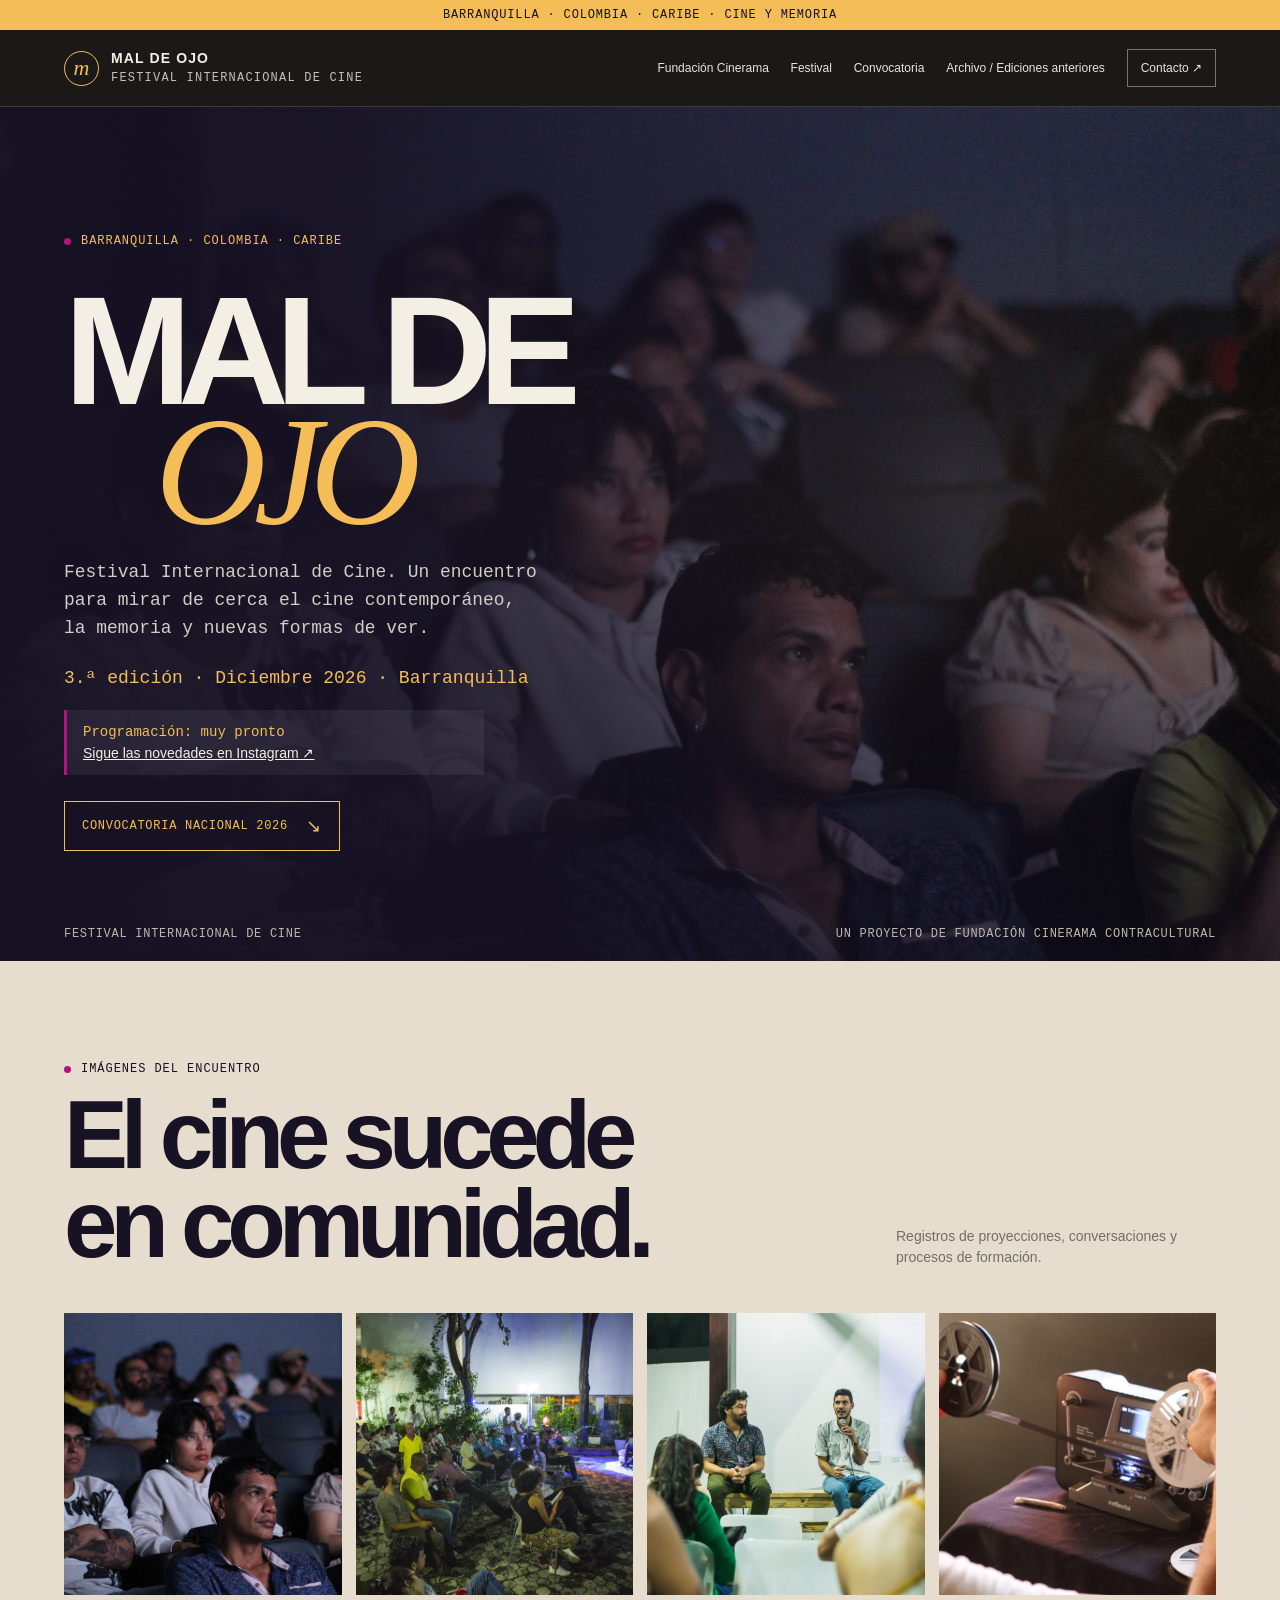
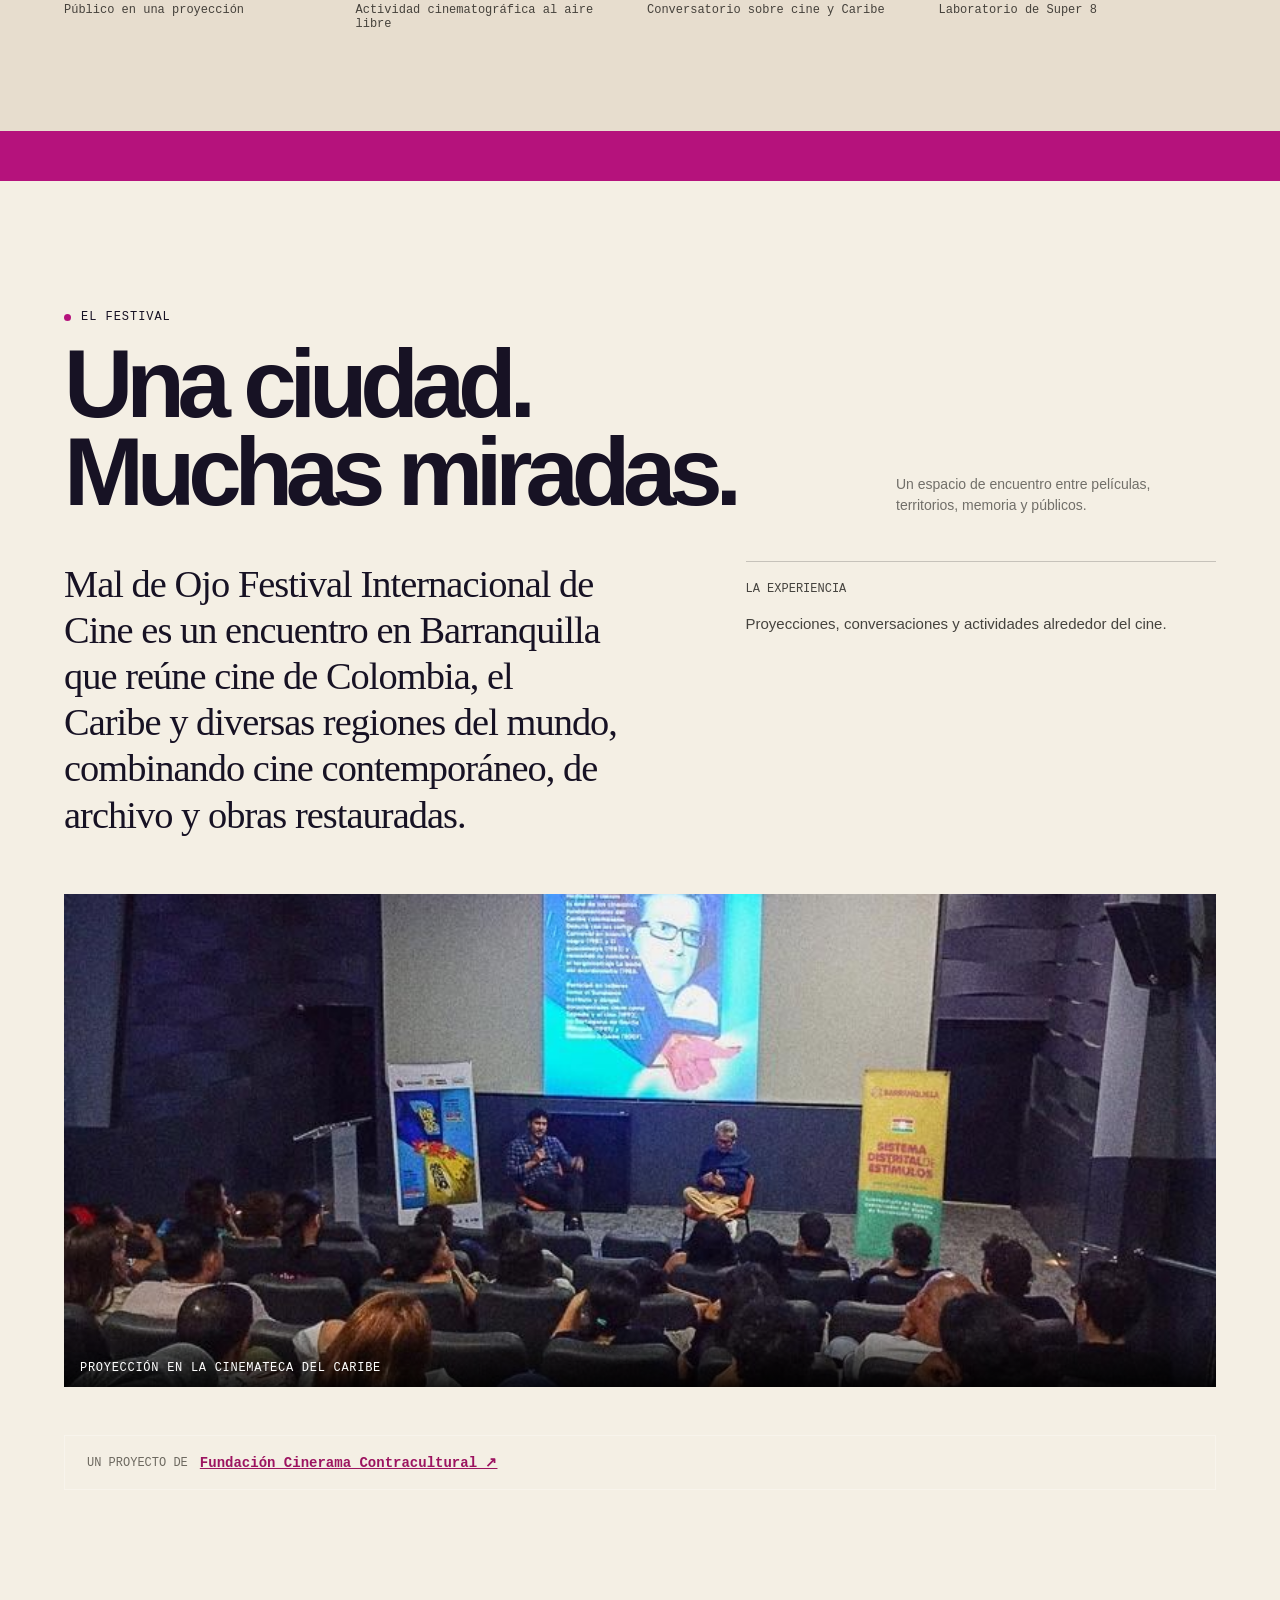
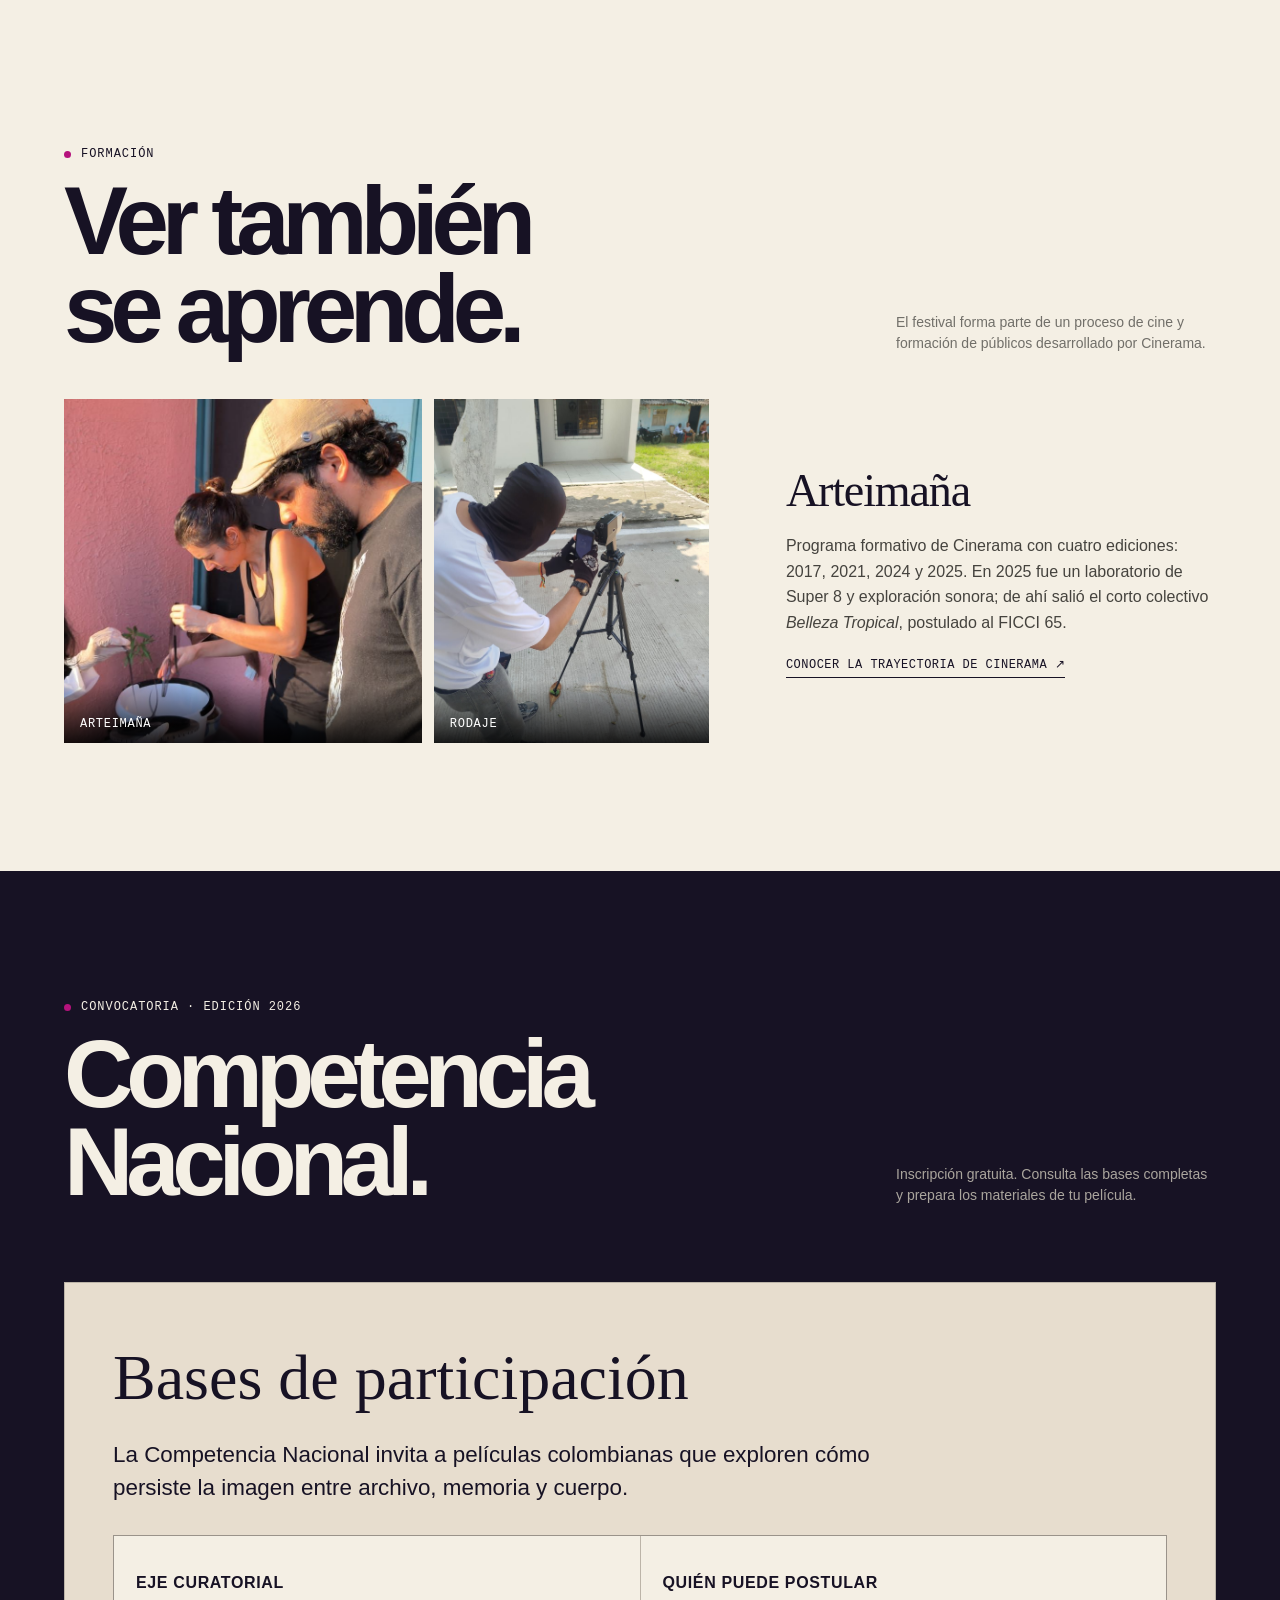
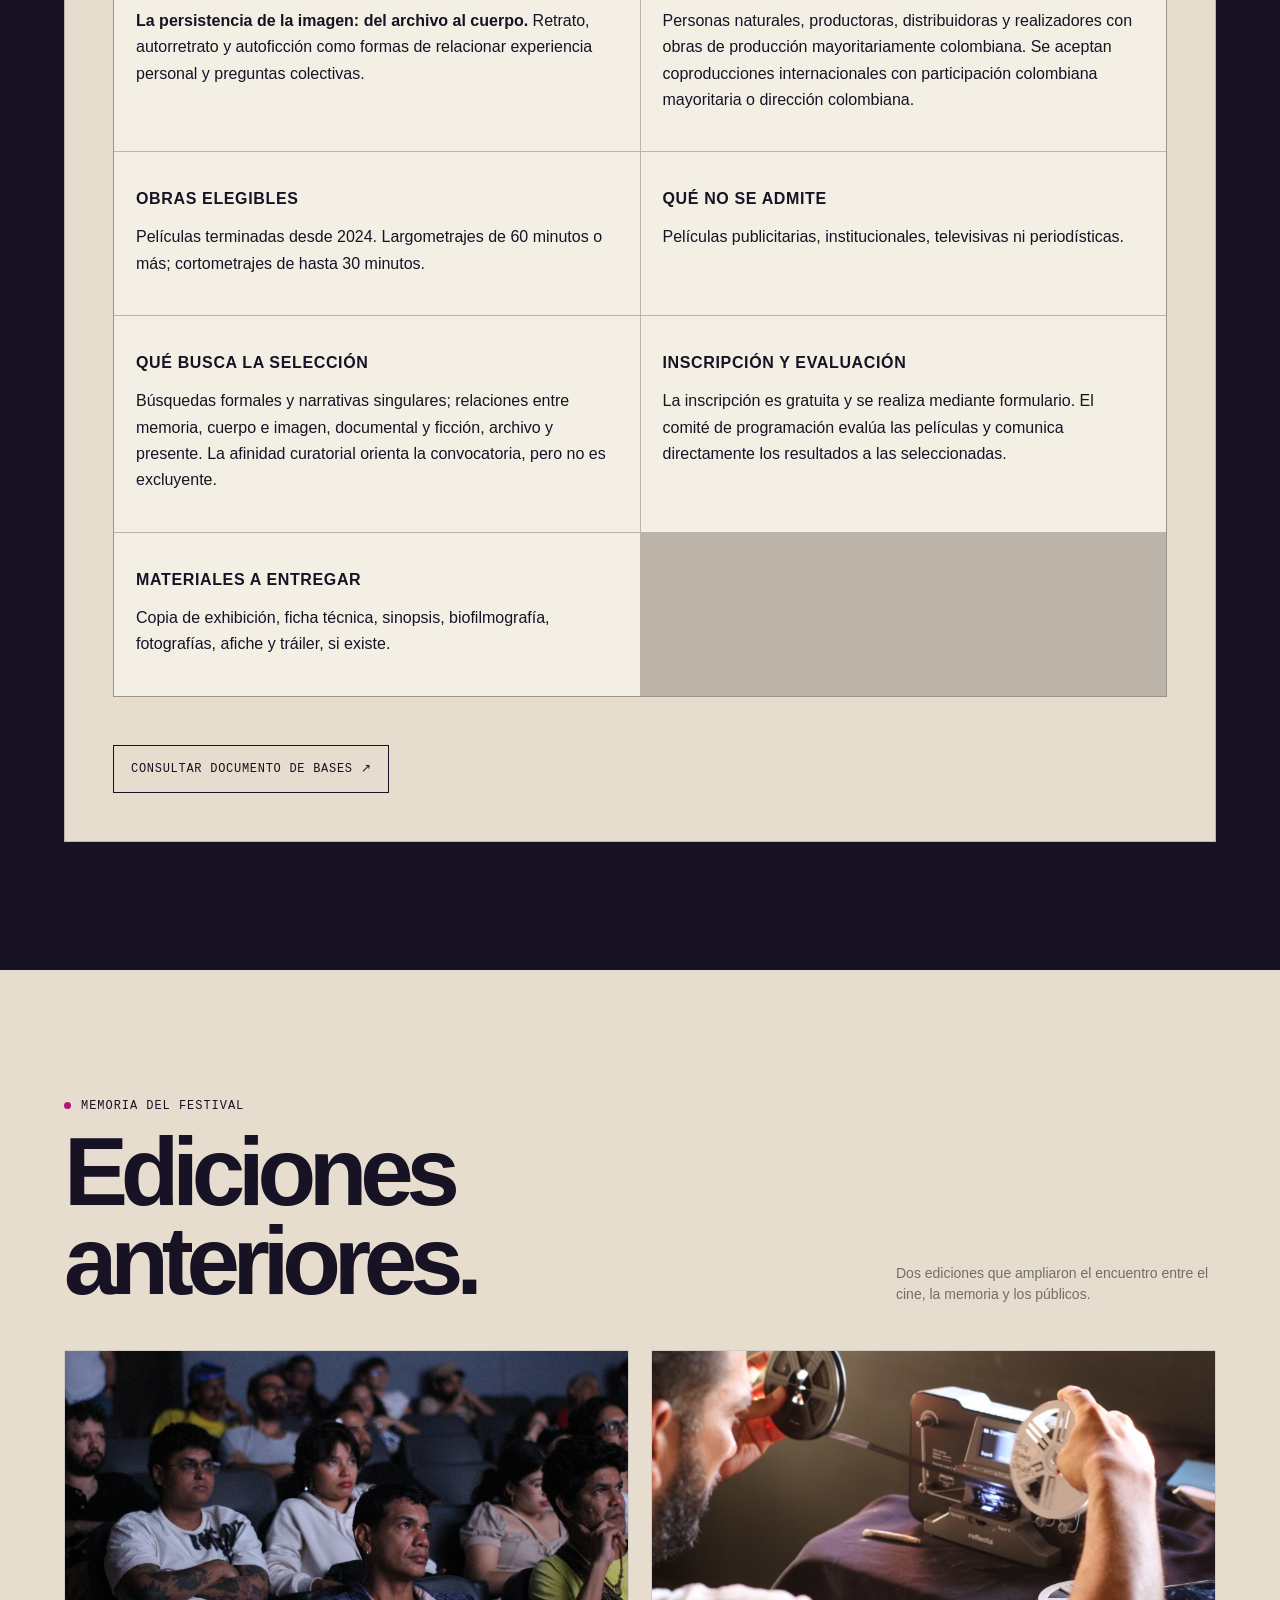
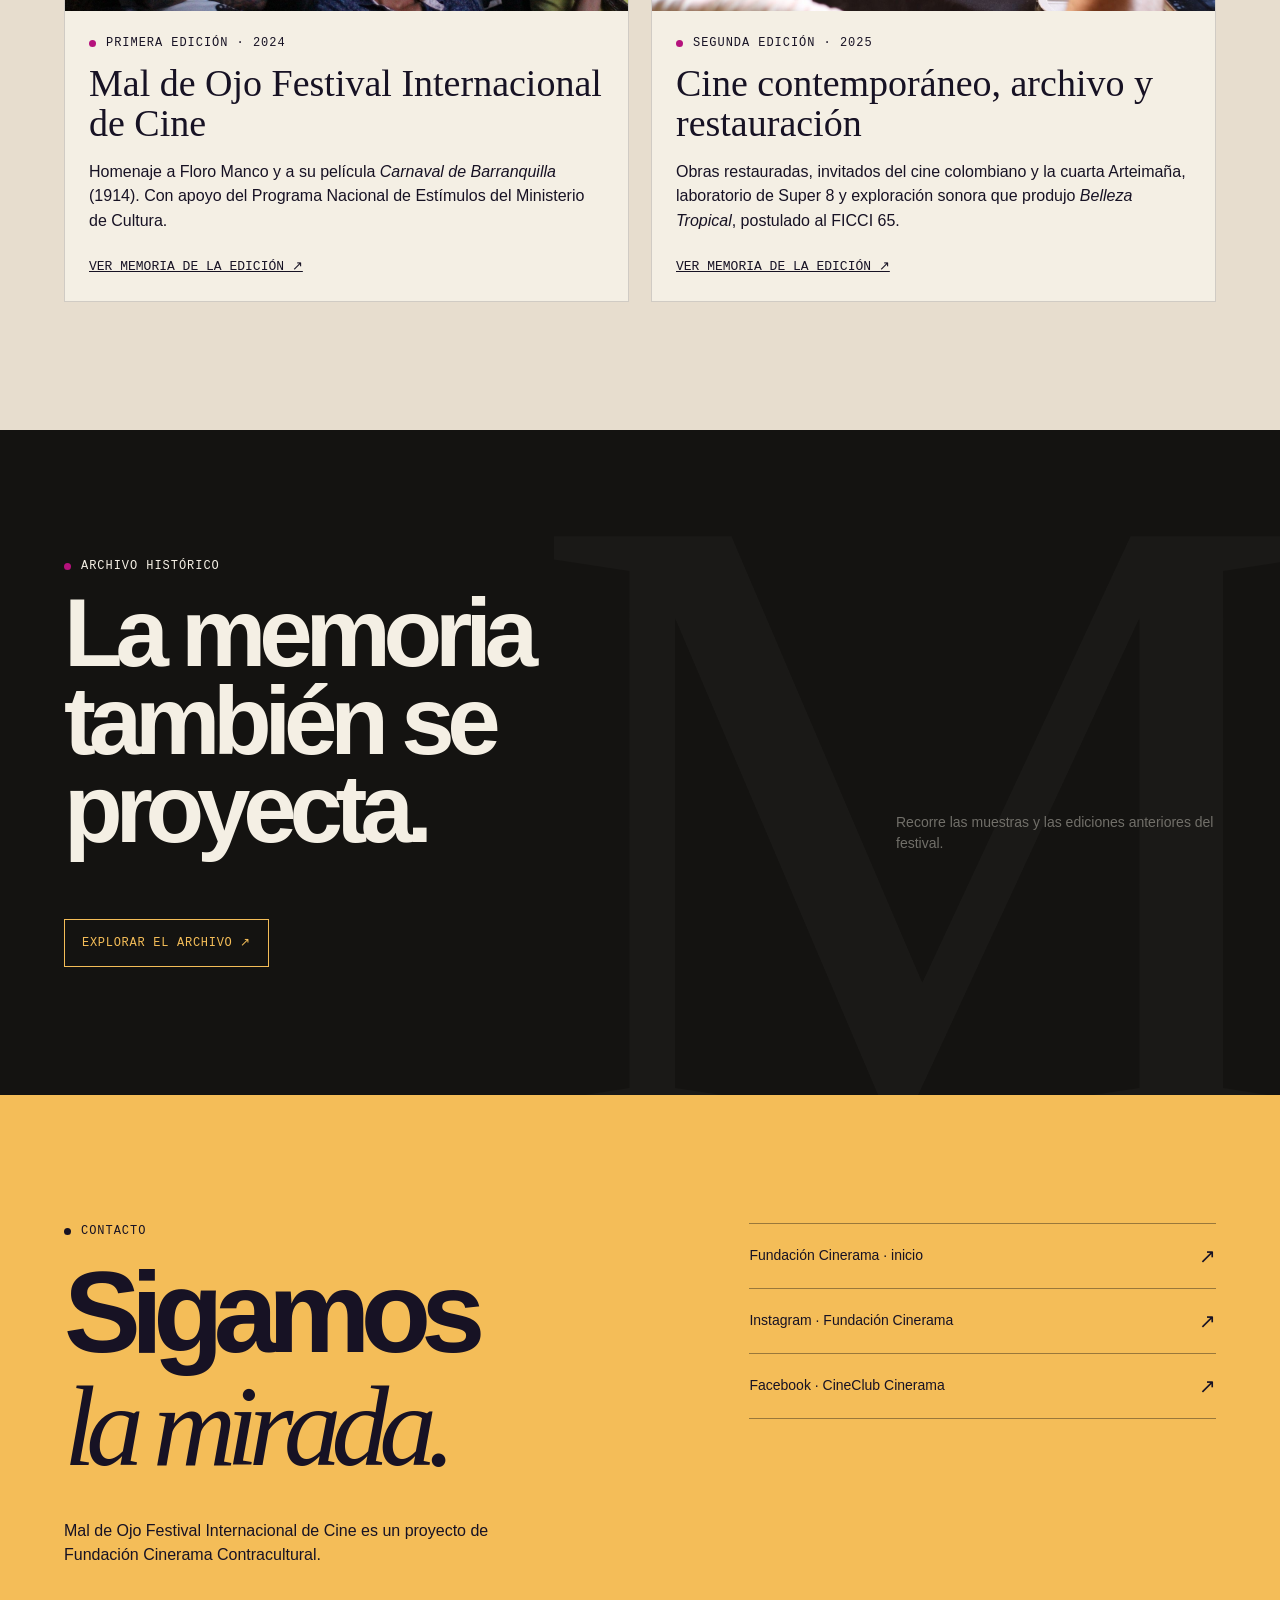
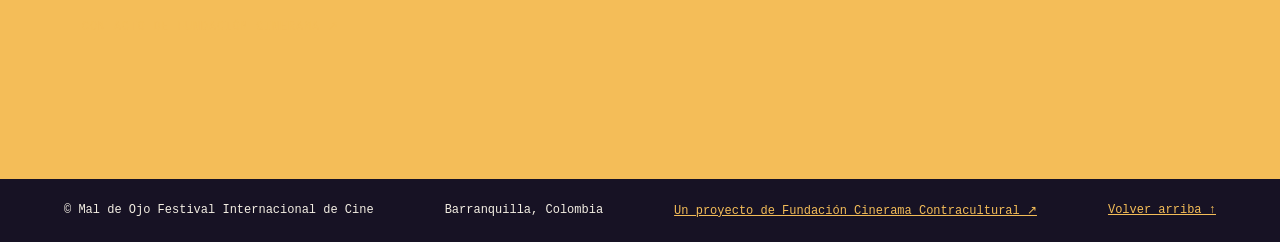
<file: index.html>
<!doctype html>
<html lang="es">
<head>
<meta charset="utf-8">
<meta name="viewport" content="width=device-width, initial-scale=1">
<meta name="theme-color" content="#171224">
<meta name="description" content="Mal de Ojo Festival Internacional de Cine. Tercera edición en diciembre de 2026 en Barranquilla. Entrada libre. Un proyecto de Fundación Cinerama Contracultural.">
<meta name="robots" content="index,follow">
<link rel="canonical" href="https://aguileracogollo-cell.github.io/mal-de-ojo-preview-2026/">
<title>Mal de Ojo Festival Internacional de Cine · Barranquilla</title>
<meta property="og:type" content="website">
<meta property="og:locale" content="es_CO">
<meta property="og:site_name" content="Mal de Ojo Festival Internacional de Cine">
<meta property="og:title" content="Mal de Ojo Festival Internacional de Cine · 3.ª edición 2026">
<meta property="og:description" content="Tercera edición en diciembre de 2026 en Barranquilla. Entrada libre. Un proyecto de Fundación Cinerama Contracultural.">
<meta property="og:url" content="https://aguileracogollo-cell.github.io/mal-de-ojo-preview-2026/">
<meta property="og:image" content="https://aguileracogollo-cell.github.io/mal-de-ojo-preview-2026/media/publico-en-sala.jpg">
<meta property="og:image:alt" content="Público reunido en una sala de cine">
<meta name="twitter:card" content="summary_large_image">
<meta name="twitter:title" content="Mal de Ojo Festival Internacional de Cine · 3.ª edición 2026">
<meta name="twitter:description" content="Tercera edición en diciembre de 2026 en Barranquilla. Entrada libre.">
<meta name="twitter:image" content="https://aguileracogollo-cell.github.io/mal-de-ojo-preview-2026/media/publico-en-sala.jpg">


<style>
:root{--ink:#171224;--paper:#f4efe4;--cream:#e7ddce;--acid:#f4bd58;--orange:#e833a8;--blue:#42c9df;--muted:#716f69;--line:rgba(17,16,15,.2);--serif:Georgia,'Times New Roman',serif;--sans:Arial,Helvetica,sans-serif;--mono:'Courier New',monospace;--pad:clamp(20px,5vw,76px);--max:1600px}
*{box-sizing:border-box}html{scroll-behavior:smooth;scroll-padding-top:90px}body{margin:0;background:var(--paper);color:var(--ink);font-family:var(--sans);font-size:16px;line-height:1.5}a{color:inherit}button{font:inherit}.wrap{width:min(100%,var(--max));margin:auto;padding-inline:var(--pad)}.eyebrow,.mono{font:12px/1.4 var(--mono);letter-spacing:.08em;text-transform:uppercase}.eyebrow{display:flex;align-items:center;gap:10px}.eyebrow:before{content:'';width:7px;height:7px;background:var(--orange);border-radius:50%}.topline{background:var(--acid);padding:8px var(--pad);font:12px var(--mono);letter-spacing:.07em;text-transform:uppercase;text-align:center}.site-head{position:sticky;top:0;z-index:20;background:rgba(17,16,15,.96);color:var(--paper);border-bottom:1px solid rgba(255,255,255,.15);backdrop-filter:blur(12px)}.head-inner{height:76px;display:flex;align-items:center;justify-content:space-between;gap:24px}.brand{display:flex;align-items:center;gap:12px;text-decoration:none;min-width:max-content}.brand-mark{width:35px;height:35px;border:1px solid var(--acid);border-radius:50%;display:grid;place-items:center;color:var(--acid);font:italic 22px var(--serif)}.brand-name{font-weight:800;font-size:14px;letter-spacing:.08em;line-height:1.05}.brand-name small{display:block;font:12px var(--mono);letter-spacing:.1em;margin-top:5px;color:#c6c1b8}.nav{display:flex;align-items:center;gap:clamp(10px,1.7vw,28px)}.nav a{text-decoration:none;color:#e9e5dc;font-size:12px;white-space:nowrap;transition:color .2s}.nav a:hover,.nav a:focus-visible{color:var(--acid)}.nav a:last-child{border:1px solid rgba(255,255,255,.4);padding:9px 13px}.menu-btn{display:none;color:var(--paper);background:none;border:1px solid #777;padding:9px 12px;min-height:44px;cursor:pointer}.hero{background:var(--ink);color:var(--paper);min-height:650px;position:relative;overflow:hidden;display:flex;align-items:center}.hero:before{content:'';position:absolute;inset:0;background:radial-gradient(ellipse at 77% 53%,rgba(250,87,56,.23),transparent 27%),radial-gradient(ellipse at 79% 56%,rgba(108,203,208,.18),transparent 43%),linear-gradient(110deg,#171224 30%,#191715 65%,#0c1110)}.hero:after{content:'';position:absolute;inset:0;opacity:.12;pointer-events:none;background-image:url("data:image/svg+xml,%3Csvg viewBox='0 0 180 180' xmlns='http://www.w3.org/2000/svg'%3E%3Cfilter id='n'%3E%3CfeTurbulence type='fractalNoise' baseFrequency='.9' numOctaves='3' stitchTiles='stitch'/%3E%3C/filter%3E%3Crect width='100%25' height='100%25' filter='url(%23n)' opacity='.28'/%3E%3C/svg%3E")}.hero-inner{position:relative;z-index:1;display:grid;grid-template-columns:1.1fr .9fr;align-items:center;gap:5vw;padding-block:82px}.hero-copy{max-width:720px}.hero .eyebrow{color:var(--acid)}.hero h1{font-size:clamp(70px,12vw,178px);line-height:.78;letter-spacing:-.09em;margin:42px 0 28px;font-weight:800}.hero h1 span{display:block;color:var(--acid);font-family:var(--serif);font-weight:400;font-style:italic;letter-spacing:-.08em;margin-left:12%}.hero-sub{font:clamp(14px,1.4vw,18px)/1.55 var(--mono);max-width:480px;color:#d2cdc5}.hero-cta{display:inline-flex;align-items:center;gap:18px;text-decoration:none;border:1px solid var(--acid);color:var(--acid);padding:13px 17px;margin-top:20px;font:12px var(--mono);text-transform:uppercase;letter-spacing:.06em;min-height:48px}.hero-cta:hover{background:var(--acid);color:var(--ink)}.arrow{font-size:18px}.hero-art{height:min(57vw,510px);min-height:330px;position:relative;display:grid;place-items:center}.art-orbit{position:absolute;width:88%;aspect-ratio:1;border:1px solid rgba(242,238,230,.26);border-radius:50%;transform:rotate(-22deg) scaleY(.64)}.art-orbit:before,.art-orbit:after{content:'';position:absolute;border:1px solid rgba(242,238,230,.17);border-radius:50%;inset:12%;transform:rotate(45deg) scaleY(.7)}.art-orbit:after{inset:24%;transform:rotate(-40deg) scaleY(.85)}.eye-core{width:54%;aspect-ratio:1.36/1;border-radius:100% 0 100% 0;transform:rotate(45deg);background:radial-gradient(ellipse at 49% 49%,#090a09 0 8%,#fa5738 9% 16%,#e8c0a9 17% 21%,#242222 22% 24%,#42c9df 25% 34%,#f4bd58 35% 37%,#191817 38% 100%);box-shadow:0 0 80px rgba(250,87,56,.23);position:relative}.eye-core:after{content:'';position:absolute;width:32%;height:32%;border:1px solid rgba(242,238,230,.65);border-radius:50%;left:34%;top:34%}.art-slice{position:absolute;height:2px;background:var(--acid);width:120%;top:52%;left:-10%;transform:rotate(-29deg);opacity:.65}.art-caption{position:absolute;right:0;bottom:0;font:12px var(--mono);color:#aaa59d;text-align:right;max-width:190px}.poster-frame{position:relative;z-index:1;margin:0;height:88%;max-height:490px;aspect-ratio:3/4;overflow:hidden;border:1px solid rgba(242,238,230,.45);box-shadow:18px 18px 0 rgba(244,189,88,.18);transform:rotate(2deg)}.poster-frame img{width:100%;height:100%;object-fit:cover;display:block}.hero-index{position:absolute;z-index:2;bottom:24px;left:var(--pad);right:var(--pad);display:flex;justify-content:space-between;color:#bdb7ad}.hero-index span{font:12px var(--mono);letter-spacing:.06em;text-transform:uppercase}.ticker{overflow:hidden;background:var(--orange);color:var(--ink);padding:11px 0;white-space:nowrap;font:12px var(--mono);letter-spacing:.08em;text-transform:uppercase}.ticker span{display:inline-block;padding-left:100%;animation:marquee 25s linear infinite}.ticker b{padding:0 28px;font-size:18px}@keyframes marquee{to{transform:translateX(-100%)}}section{scroll-margin-top:76px}.section{padding-block:clamp(72px,10vw,142px)}.section-head{display:flex;align-items:flex-end;justify-content:space-between;gap:24px;margin-bottom:45px}.section-head h2{font-size:clamp(42px,7.5vw,104px);line-height:.92;letter-spacing:-.075em;margin:14px 0 0;max-width:900px}.section-head p{max-width:320px;color:var(--muted);font-size:14px;margin:0}.intro-grid{display:grid;grid-template-columns:1fr .85fr;gap:10vw;align-items:start}.intro-lead{font:clamp(25px,3vw,42px)/1.2 var(--serif);letter-spacing:-.025em;margin:0;max-width:800px}.intro-aside{border-top:1px solid var(--line);padding-top:18px;color:#45433e;font-size:15px}.intro-aside strong{font-size:12px;font-family:var(--mono);font-weight:400;display:block;margin-bottom:12px;text-transform:uppercase}.timeline{background:var(--cream)}.timeline-grid{display:grid;grid-template-columns:180px 1fr;gap:9vw}.timeline-year{font:clamp(52px,8vw,104px)/.8 var(--serif);font-style:italic;color:var(--orange);letter-spacing:-.08em}.timeline-copy h3{font:clamp(26px,4vw,46px)/1.05 var(--serif);font-weight:400;max-width:700px;margin:0 0 20px}.timeline-copy p{max-width:600px;color:#58564f;margin:0}.note{border-left:2px solid var(--orange);padding:12px 16px;margin-top:28px;background:rgba(255,255,255,.35);font:12px/1.6 var(--mono);max-width:680px}.dark{background:var(--ink);color:var(--paper)}.dark .section-head p{color:#aaa59d}.program-grid{display:grid;grid-template-columns:repeat(3,1fr);border-top:1px solid rgba(242,238,230,.28);border-bottom:1px solid rgba(242,238,230,.28)}.program-card{padding:28px 24px 32px 0;min-height:210px}.program-card+.program-card{border-left:1px solid rgba(242,238,230,.28);padding-left:24px}.program-card .num{font:12px var(--mono);color:var(--acid)}.program-card h3{font:clamp(24px,3vw,40px)/1.02 var(--serif);font-weight:400;margin:35px 0 12px}.program-card p{color:#b9b4ab;font-size:13px;max-width:300px;margin:0}.coming{display:inline-block;margin-top:22px;color:var(--acid);font:12px var(--mono);text-transform:uppercase;letter-spacing:.05em}.film-strip{display:grid;grid-template-columns:repeat(3,1fr);gap:14px}.film-card{min-height:360px;background:#ded8cd;position:relative;overflow:hidden;padding:22px;display:flex;flex-direction:column;justify-content:space-between;border:1px solid var(--line)}.film-card:nth-child(2){background:#e0d7d0}.film-card:nth-child(3){background:#eee4df}.film-card:before{content:'';position:absolute;inset:0;background:repeating-linear-gradient(0deg,transparent 0 28px,rgba(17,16,15,.09) 29px 30px),linear-gradient(135deg,transparent 48%,rgba(17,16,15,.07) 49%,transparent 50%)}.film-card:nth-child(2):before{background:radial-gradient(ellipse at 50% 45%,transparent 0 19%,rgba(250,87,56,.5) 20% 22%,transparent 23% 32%,rgba(17,16,15,.45) 33% 35%,transparent 36%),linear-gradient(145deg,transparent 30%,rgba(17,16,15,.1) 31% 32%,transparent 33%)}.film-card:nth-child(3):before{background:linear-gradient(35deg,transparent 48%,rgba(108,203,208,.8) 49% 67%,transparent 68%),radial-gradient(ellipse at 18% 75%,rgba(17,16,15,.7) 0 10%,transparent 11%)}.film-card>*{position:relative;z-index:1}.film-card .mono{font-size:12px}.film-card h3{font:clamp(24px,3vw,40px)/.95 var(--serif);font-weight:400;max-width:250px;margin:0}.film-card p{font-size:12px;margin:8px 0 0;max-width:230px;color:#43413b}.archive{background:#141311;color:var(--paper);position:relative;overflow:hidden}.archive:after{content:'M';position:absolute;right:-.05em;top:5%;font:clamp(340px,70vw,920px)/.8 var(--serif);color:rgba(242,238,230,.025);pointer-events:none}.archive .section-head,.archive-content{position:relative;z-index:1}.archive-lead{font:clamp(25px,4vw,52px)/1.15 var(--serif);max-width:900px;margin:0 0 52px}.feature-photo{margin:26px 0 0}.feature-photo img{display:block;width:100%;aspect-ratio:16/9;object-fit:cover;filter:saturate(.9)}.feature-photo figcaption,.archive-image figcaption{font:12px var(--mono);color:#aaa59d;margin-top:8px;text-transform:uppercase;letter-spacing:.04em}.archive-gallery{display:grid;grid-template-columns:repeat(4,minmax(0,1fr));gap:14px;margin:0 0 38px}.archive-image{margin:0;overflow:hidden;background:#24221f}.archive-image img{display:block;width:100%;aspect-ratio:4/3;object-fit:cover;filter:saturate(.92)}.archive-image img[src*="retrospectiva"],.archive-image img[src*="afiche"]{object-fit:contain;background:#101725}.archive-items{border-top:1px solid rgba(242,238,230,.28)}.archive-row{display:grid;grid-template-columns:130px 1fr auto;gap:24px;align-items:center;border-bottom:1px solid rgba(242,238,230,.28);padding:22px 0}.archive-row .year{font:18px var(--serif);font-style:italic;color:var(--acid)}.archive-row h3{font-size:18px;font-weight:500;margin:0}.archive-row p{margin:4px 0 0;color:#aaa59d;font-size:12px}.archive-row .status{font:12px var(--mono);letter-spacing:.07em;text-transform:uppercase;color:#bab5ad;border:1px solid #555;padding:7px 9px}.archive-link{display:inline-block;margin-top:28px;color:var(--acid);font:12px var(--mono);text-transform:uppercase;text-decoration:none;border-bottom:1px solid var(--acid);padding-bottom:5px}.news-grid{display:grid;grid-template-columns:repeat(3,1fr);gap:14px}.news-card{border-top:1px solid var(--ink);padding:16px 0 0;min-height:180px}.news-card .eyebrow{font-size:12px}.news-card h3{font:clamp(24px,3vw,36px)/1.02 var(--serif);font-weight:400;margin:28px 0 10px}.news-card p{font-size:13px;color:var(--muted);margin:0}.contact{background:var(--acid)}.contact .eyebrow:before{background:var(--ink)}.contact-grid{display:grid;grid-template-columns:1.1fr .9fr;gap:9vw}.contact h2{font-size:clamp(50px,9vw,120px);line-height:.82;letter-spacing:-.085em;margin:26px 0}.contact h2 em{font:italic 400 1em var(--serif)}.contact-intro{max-width:430px}.contact-links{border-top:1px solid rgba(17,16,15,.4)}.contact-links a{display:flex;justify-content:space-between;align-items:center;text-decoration:none;border-bottom:1px solid rgba(17,16,15,.4);padding:17px 0;font-size:14px;min-height:55px}.contact-links a:hover{padding-inline:8px}.contact-links .arrow{font-size:20px}.contact .provisional{font:12px var(--mono);text-transform:uppercase;display:inline-block;margin-top:25px;border:1px solid rgba(17,16,15,.55);padding:8px 10px}.footer{background:var(--ink);color:var(--paper);padding:24px var(--pad);font:12px var(--mono);display:flex;justify-content:space-between;gap:20px;align-items:center}.footer a{color:var(--acid)}:focus-visible{outline:3px solid var(--blue);outline-offset:4px}.skip{position:absolute;top:-60px;left:12px;z-index:30;background:var(--acid);padding:12px}.skip:focus{top:12px}
@media(max-width:1120px){.nav{gap:11px}.nav a{font-size:12px}.nav a:last-child{padding:8px}.head-inner{gap:12px}.brand-name{font-size:12px}}
@media(max-width:860px){.head-inner{height:68px}.menu-btn{display:block}.nav{display:none;position:absolute;top:68px;left:0;right:0;background:var(--ink);padding:12px var(--pad) 22px;align-items:stretch;flex-direction:column;border-bottom:1px solid #444}.nav.open{display:flex}.nav a{font-size:14px;padding:10px 0}.nav a:last-child{border:0;padding:10px 0}.hero-inner{grid-template-columns:1fr .7fr;gap:20px}.hero h1{font-size:clamp(72px,14vw,130px)}.hero-art{min-height:260px}.program-grid{grid-template-columns:1fr}.program-card{min-height:auto;padding:24px 0}.program-card+.program-card{border-left:0;border-top:1px solid rgba(242,238,230,.28);padding-left:0}.program-card h3{margin:20px 0 8px}.program-card p{max-width:560px}.film-card{min-height:300px}.film-strip{gap:10px}.film-card{padding:16px}}
@media(max-width:620px){.topline{font-size:12px}.hero{min-height:auto}.hero-inner{display:flex;flex-direction:column;align-items:stretch;padding-block:66px 92px}.hero h1{font-size:clamp(76px,21vw,126px);margin:34px 0 25px}.hero-art{height:75vw;min-height:250px;margin-top:0}.art-caption{right:4%;bottom:0}.hero-index{bottom:16px}.section-head{display:block;margin-bottom:32px}.section-head p{margin-top:20px}.intro-grid,.timeline-grid,.contact-grid{grid-template-columns:1fr;gap:34px}.timeline-year{font-size:76px}.film-strip,.news-grid,.archive-gallery{grid-template-columns:1fr}.film-card{min-height:340px}.archive-row{grid-template-columns:68px 1fr;gap:10px}.archive-row .status{grid-column:2;justify-self:start}.contact h2{font-size:clamp(64px,17vw,100px)}.footer{align-items:flex-start;flex-direction:column}.ticker span{animation-duration:34s}}
@media(prefers-reduced-motion:reduce){html{scroll-behavior:auto}*,*:before,*:after{animation-duration:.01ms!important;animation-iteration-count:1!important;transition-duration:.01ms!important}}
.call-details{margin-top:clamp(32px,6vw,76px);padding:clamp(22px,4vw,48px);background:var(--cream);border:1px solid var(--line)}.call-details h2{font:clamp(2rem,5vw,4.5rem) var(--serif);margin:10px 0}.call-intro{max-width:760px;font-size:clamp(1.05rem,2vw,1.4rem);line-height:1.5}.call-grid{display:grid;grid-template-columns:repeat(2,minmax(0,1fr));gap:1px;background:var(--line);border:1px solid var(--line);margin:30px 0}.call-grid article{background:var(--paper);padding:22px}.call-grid h3{font:700 1rem var(--sans);text-transform:uppercase;letter-spacing:.04em}.call-grid p{line-height:1.65}.call-details .hero-cta{display:inline-flex;margin-top:18px}@media(max-width:700px){.call-grid{grid-template-columns:1fr}}/* Portada editorial inspirada en la jerarquía clara de Visions du Réel */
.home-editorial{padding-block:clamp(64px,8vw,112px);background:#ece5d9}.editorial-head{display:flex;align-items:flex-end;justify-content:space-between;gap:24px;margin-bottom:30px}.editorial-head h2{font-size:clamp(38px,6vw,82px);line-height:.95;letter-spacing:-.065em;margin:14px 0 0}.editorial-head h2 em{font:italic 400 1em var(--serif);color:#7f263c}.editorial-all,.editorial-link{text-decoration:none;font:12px var(--mono);text-transform:uppercase;letter-spacing:.04em;border-bottom:1px solid currentColor;padding-bottom:5px}.editorial-grid{display:grid;grid-template-columns:1.45fr 1fr;grid-template-rows:minmax(230px,1fr) minmax(190px,.8fr);gap:14px}.editorial-feature,.editorial-story{position:relative;display:flex;min-width:0;min-height:0;overflow:hidden;background:var(--ink);color:white;text-decoration:none}.editorial-feature{grid-row:span 2;min-height:460px}.editorial-feature img,.editorial-story img{position:absolute;inset:0;width:100%;height:100%;object-fit:cover;transition:transform .6s}.editorial-feature:hover img,.editorial-story:hover img{transform:scale(1.025)}.editorial-feature:after{content:'';position:absolute;inset:0;background:linear-gradient(0deg,rgba(13,11,20,.93),rgba(13,11,20,.04) 75%)}.editorial-overlay{position:relative;z-index:1;align-self:flex-end;padding:clamp(22px,4vw,48px);max-width:680px}.editorial-tag{font:12px var(--mono);text-transform:uppercase;letter-spacing:.08em;color:var(--acid)}.editorial-overlay h3{font:clamp(34px,5vw,68px)/.95 var(--serif);font-weight:400;margin:18px 0}.editorial-overlay .editorial-link{display:inline-block;color:white;margin-top:8px}.editorial-story{min-height:220px}.editorial-story:after{content:'';position:absolute;inset:0;background:linear-gradient(0deg,rgba(13,11,20,.94),rgba(13,11,20,.05) 95%)}.editorial-story-copy{position:relative;z-index:1;align-self:flex-end;padding:24px;max-width:540px}.editorial-story-copy .mono{color:var(--acid);font-size:12px}.editorial-story-copy h3{font:clamp(22px,2.7vw,34px)/1.02 var(--serif);font-weight:400;margin:12px 0}.editorial-story-copy .editorial-link{display:inline-block;color:white;font-size:12px;margin-top:6px}.editorial-story-text{background:#772947}.editorial-story-text:after{background:radial-gradient(ellipse at 88% 15%,rgba(244,189,88,.25),transparent 40%),linear-gradient(140deg,transparent 35%,rgba(15,11,21,.5))}.editorial-story-text .editorial-story-copy{padding:clamp(24px,3.5vw,42px)}.editorial-story-text h3{font-size:clamp(25px,3vw,38px)}.editorial-note{font:12px/1.6 var(--mono);color:#625d58;margin:14px 0 0}
@media(max-width:900px){.archive-gallery{grid-template-columns:repeat(2,minmax(0,1fr))}}@media(max-width:620px){.editorial-head{align-items:flex-start;flex-direction:column}.editorial-all{margin-top:3px}.editorial-grid{grid-template-columns:1fr;grid-template-rows:auto}.editorial-feature{grid-row:auto;min-height:420px}.editorial-story{min-height:300px}.editorial-story-text{min-height:240px}.editorial-overlay{padding:24px}.editorial-overlay h3{font-size:40px}}
.hero-art{height:min(57vw,510px);min-height:330px;position:relative;display:grid;place-items:center}.poster-frame{position:relative;z-index:1;margin:0;width:min(100%,650px);height:auto;max-height:none;aspect-ratio:3/2;overflow:hidden;border:1px solid rgba(242,238,230,.52);box-shadow:22px 22px 0 rgba(244,189,88,.2),0 24px 80px rgba(0,0,0,.34);transform:none}.poster-frame img{width:100%;height:100%;object-fit:cover;display:block}.art-orbit{width:112%;border-color:rgba(242,238,230,.34)}.art-caption{z-index:2;right:1%;bottom:2%;max-width:none;padding:9px 12px;background:var(--acid);color:var(--ink);font:12px var(--mono);letter-spacing:.04em;text-transform:uppercase;box-shadow:6px 6px 0 rgba(23,18,36,.45)}@media(max-width:620px){.hero-art{height:auto;min-height:0;aspect-ratio:3/2;margin:28px 0 0}.poster-frame{width:100%}.art-caption{right:0;bottom:-17px;font-size:12px;padding:7px 9px}}/* Portada a sangre: la proyección ocupa todo el encuadre */
.hero{min-height:clamp(650px,82vh,900px);isolation:isolate}.hero-inner{display:block;width:100%;max-width:none;margin:0;padding:clamp(105px,14vh,150px) var(--pad) 110px}.hero-copy{position:relative;z-index:2;width:min(780px,76vw);max-width:780px}.hero-art{position:absolute;z-index:0;top:0;bottom:0;left:50%;right:auto;width:100vw;height:auto;min-height:0;margin:0;transform:translateX(-50%);display:block;aspect-ratio:auto}.poster-frame{position:absolute;inset:0;width:100%;height:100%;max-width:none;max-height:none;aspect-ratio:auto;border:0;box-shadow:none;transform:none}.poster-frame img{width:100%;height:100%;object-fit:cover;object-position:center 48%;filter:brightness(.82) saturate(.9)}.hero-art:after{content:'';position:absolute;inset:0;z-index:1;pointer-events:none;background:linear-gradient(90deg,rgba(23,18,36,.96) 0%,rgba(23,18,36,.89) 28%,rgba(23,18,36,.62) 51%,rgba(23,18,36,.14) 100%),linear-gradient(0deg,rgba(13,11,20,.66),transparent 46%),radial-gradient(ellipse at 76% 45%,rgba(244,189,88,.12),transparent 48%)}.art-orbit{display:none}.art-caption{z-index:3;right:var(--pad);bottom:58px;max-width:none;padding:9px 12px;background:var(--acid);color:var(--ink);font:12px var(--mono);letter-spacing:.04em;text-transform:uppercase}.hero-index{z-index:3;bottom:20px}.hero .hero-copy h1{max-width:760px}
@media(max-width:860px){.hero-inner{display:block;grid-template-columns:none;padding:100px var(--pad) 100px}.hero-copy{width:min(780px,84vw)}.hero-art{position:absolute;top:0;bottom:0;left:50%;right:auto;width:100vw;height:auto;min-height:0;margin:0;transform:translateX(-50%)}}
@media(max-width:620px){.hero{min-height:82svh}.hero-inner{display:block;padding:86px var(--pad) 105px}.hero-copy{width:100%}.hero h1{font-size:clamp(72px,20vw,118px);margin:32px 0 24px}.hero-art{position:absolute;top:0;bottom:0;left:50%;right:auto;width:100vw;height:auto;min-height:0;margin:0;transform:translateX(-50%)}.art-caption{right:var(--pad);bottom:58px;font-size:12px}.hero-index{bottom:15px}}/* Mejoras de lectura y ritmo editorial */
:root{--orange:#b5127c}
.ticker{display:flex;justify-content:center;white-space:normal;color:#fff;background:var(--orange);padding:10px var(--pad)}
.ticker span{display:flex;justify-content:center;align-items:center;flex-wrap:wrap;gap:5px 0;padding:3px 0;animation:none;text-align:center}
.ticker b{color:#fff;padding-inline:clamp(8px,2vw,26px)}
.archive-preview{padding-block:clamp(34px,5vw,68px);background:#e7ddce}
.preview-head{display:flex;align-items:flex-end;justify-content:space-between;gap:24px;margin-bottom:24px}
.preview-head h2{font:clamp(32px,5vw,62px)/.96 var(--serif);font-weight:400;letter-spacing:-.045em;margin:12px 0 0}
.preview-head h2 em{color:var(--orange);font-weight:400}
.preview-all{display:inline-flex;gap:16px;align-items:center;min-height:44px;text-decoration:none;border-bottom:1px solid var(--ink);font:12px var(--mono);text-transform:uppercase}
.preview-grid{display:grid;grid-template-columns:repeat(3,minmax(0,1fr));gap:12px}
.preview-card{position:relative;display:block;min-width:0;aspect-ratio:16/9;overflow:hidden;background:var(--ink);color:#fff;text-decoration:none}
.preview-card:after{content:'';position:absolute;inset:0;background:linear-gradient(0deg,rgba(17,16,15,.88),transparent 70%)}
.preview-card img{width:100%;height:100%;object-fit:cover;display:block;transition:transform .45s}
.preview-card:hover img,.preview-card:focus-visible img{transform:scale(1.035)}
.preview-caption{position:absolute;z-index:1;left:18px;right:14px;bottom:16px;font:clamp(16px,2vw,24px)/1.1 var(--serif)}
.preview-caption small{display:block;margin-bottom:6px;font:12px var(--mono);letter-spacing:.08em;text-transform:uppercase;color:#fff}
.editorial-feature-call{background:linear-gradient(135deg,#171224 3%,#401431 48%,#b5127c 100%)}
.editorial-feature-call:before{content:'2026';position:absolute;right:-.05em;top:8%;font:900 clamp(170px,26vw,420px)/.85 var(--sans);letter-spacing:-.09em;color:rgba(255,255,255,.12)}
.editorial-feature-call:after{background:linear-gradient(0deg,rgba(13,11,20,.86),rgba(13,11,20,.03) 85%)}
.film-themes{display:grid;grid-template-columns:repeat(3,minmax(0,1fr));border-top:1px solid var(--line);border-bottom:1px solid var(--line)}
.film-themes article{padding:26px 24px 30px 0;min-width:0}
.film-themes article+article{border-left:1px solid var(--line);padding-left:24px}
.film-themes article>span{font:12px var(--mono);color:var(--orange)}
.film-themes h3{font:clamp(25px,3.2vw,42px)/1 var(--serif);font-weight:400;letter-spacing:-.03em;margin:26px 0 10px}
.film-themes p{max-width:340px;color:#57534d;font-size:14px;margin:0}
.film-state{display:grid;grid-template-columns:1fr auto;align-items:center;gap:8px 24px;margin-top:26px;padding:20px 22px;border-left:4px solid var(--orange);background:var(--cream)}
.film-state strong{font-size:15px}.film-state p{grid-column:1;margin:0;color:#57534d;font-size:14px}.film-state a{grid-column:2;grid-row:1 / span 2;color:var(--ink);font:12px var(--mono);text-transform:uppercase;text-underline-offset:4px}
.news-card{display:block;text-decoration:none;color:inherit;transition:background .2s,padding .2s}
.news-card:hover,.news-card:focus-visible{background:var(--cream);padding-inline:12px}
.news-card>span{display:inline-block;margin-top:18px;font:12px var(--mono);text-transform:uppercase;text-underline-offset:5px;border-bottom:1px solid var(--orange);padding-bottom:4px;color:var(--ink)}
.contact-intro a{color:inherit}
@media(max-width:700px){.preview-head{align-items:flex-start;flex-direction:column}.preview-all{margin-top:0}.preview-grid{grid-template-columns:repeat(2,minmax(0,1fr));gap:8px}.preview-card:first-child{grid-column:1/-1;aspect-ratio:16/8}.preview-card:not(:first-child){aspect-ratio:1/1}.preview-caption{left:12px;bottom:12px}.preview-caption small{font-size:12px}.film-themes{grid-template-columns:1fr}.film-themes article{padding:22px 0}.film-themes article+article{border-left:0;border-top:1px solid var(--line);padding-left:0}.film-themes h3{margin:12px 0 8px}.film-state{grid-template-columns:1fr;gap:10px}.film-state p,.film-state a{grid-column:1;grid-row:auto}.film-state a{margin-top:6px}.archive-gallery{grid-template-columns:repeat(2,minmax(0,1fr));gap:9px}.archive-image figcaption{font-size:12px;line-height:1.35}.ticker{padding-inline:16px}.ticker span{gap:4px 0}.ticker b{padding-inline:8px}}.activities{background:#e7ddce}
.activity-intro{max-width:920px;margin:-6px 0 38px;font:clamp(22px,3vw,34px)/1.25 var(--serif);color:#36312d}
.activity-grid{display:grid;grid-template-columns:repeat(2,minmax(0,1fr));gap:12px}
.activity-card{position:relative;background:#f4efe4;padding:24px 26px 28px;min-height:230px;border-top:3px solid var(--orange)}
.activity-photo{display:block;width:calc(100% + 52px);height:clamp(150px,20vw,240px);object-fit:cover;margin:-24px -26px 22px}
.activity-card:nth-child(2){background:#171224;color:#f4efe4;border-color:var(--acid)}
.activity-card:nth-child(2) p{color:#d1c9c0}
.activity-card:nth-child(3){background:#b5127c;color:white;border-color:#171224}
.activity-card:nth-child(3) p{color:#fff}
.activity-card:nth-child(4){background:#f4bd58;color:#171224;border-color:#171224}
.activity-card>span{font:12px var(--mono);letter-spacing:.08em;text-transform:uppercase;color:var(--orange)}
.activity-card:nth-child(2)>span{color:var(--acid)}.activity-card:nth-child(3)>span{color:white}.activity-card:nth-child(4)>span{color:#171224}
.activity-card h3{font:clamp(25px,3.3vw,40px)/1.02 var(--serif);font-weight:400;letter-spacing:-.025em;margin:34px 0 12px;max-width:580px}
.activity-card p{max-width:580px;color:#55504a;margin:0;font-size:15px;line-height:1.6}
.activity-more{margin-top:20px;border-top:1px solid currentColor;padding-top:12px}
.activity-more summary{display:flex;align-items:center;justify-content:space-between;gap:12px;min-height:44px;cursor:pointer;list-style:none;font:12px var(--mono);letter-spacing:.04em;text-transform:uppercase}
.activity-more summary::-webkit-details-marker{display:none}.activity-more summary:after{content:'+';font:20px var(--sans)}.activity-more[open] summary:after{content:'−'}
.activity-more summary:focus-visible{outline:2px solid var(--blue);outline-offset:3px}
.activity-more .activity-detail{padding-top:12px;font-size:14px;line-height:1.65;max-width:620px}
.activity-more .activity-detail p{font-size:14px;line-height:1.65;color:inherit;opacity:.9}
.activity-more .activity-source{display:inline-block;margin-top:12px;font:12px var(--mono);text-transform:uppercase;text-underline-offset:4px;color:inherit}
.activity-highlights{display:grid;grid-template-columns:.8fr 1.5fr;align-items:start;gap:14px 28px;margin-top:32px;padding-top:24px;border-top:1px solid rgba(23,18,36,.24)}
.activity-highlights strong{font:17px var(--serif);font-weight:400}.activity-highlights p{color:#5c554f;font-size:13px;margin:6px 0 0}
.activity-tags{display:flex;flex-wrap:wrap;gap:8px;list-style:none;margin:0;padding:0}
.activity-tags li{border:1px solid rgba(23,18,36,.35);border-radius:999px;padding:7px 11px;font-size:12px}
.activity-highlights>a{grid-column:2;color:var(--ink);font:12px var(--mono);text-transform:uppercase;text-underline-offset:4px}
.activity-highlights>small{grid-column:1/-1;color:#615a53;font-size:12px}
@media(max-width:700px){.activity-intro{margin-bottom:25px}.activity-grid{grid-template-columns:1fr}.activity-card{min-height:0;padding:22px}.activity-photo{width:calc(100% + 44px);height:clamp(190px,58vw,300px);margin:-22px -22px 20px}.activity-card h3{margin:20px 0 10px}.activity-highlights{grid-template-columns:1fr;gap:16px}.activity-highlights>a,.activity-highlights>small{grid-column:1}}.section.dark .call-details{color:var(--ink)}.section.dark .call-details h2,.section.dark .call-details h3,.section.dark .call-details p,.section.dark .call-details .eyebrow,.section.dark .call-details .note,.section.dark .call-details strong,.section.dark .call-details a{color:var(--ink)}.section.dark .call-details .hero-cta{border-color:var(--ink)}.section.dark .call-details .hero-cta:hover{background:var(--ink);color:var(--paper)}
/* Ajustes de rendimiento y navegación móvil */
.site-head{backdrop-filter:none;-webkit-backdrop-filter:none}
.hero:after{display:none}
.archive-image img,.feature-photo img{filter:none}
@media(max-width:860px){
  .nav.open{max-height:calc(100vh - 68px);overflow-y:auto;overscroll-behavior:contain;-webkit-overflow-scrolling:touch}
  .nav a{min-height:48px;display:flex;align-items:center}
  .menu-btn{min-width:68px;min-height:48px}
  .editorial-feature img,.editorial-story img,.preview-card img{transition:none}
}
@media(max-width:620px){
  .hero{min-height:clamp(520px,72vh,660px);min-height:clamp(520px,72svh,660px)}
  .hero-inner{padding:56px var(--pad) 90px}
  .hero .hero-copy h1{font-size:clamp(72px,20vw,118px)}
  .hero-art:after{background:linear-gradient(90deg,rgba(23,18,36,.94),rgba(23,18,36,.62) 60%,rgba(23,18,36,.24)),linear-gradient(0deg,rgba(13,11,20,.62),transparent 48%)}
  .archive:after{display:none}
  .site-head{background:#11100f}
  html{scroll-behavior:auto}
}
.edition-line{margin:26px 0 8px;color:var(--acid);font:clamp(13px,1.4vw,18px)/1.7 var(--mono)}.hero-actions{display:flex;flex-wrap:wrap;gap:12px}.festival-parent{display:flex;align-items:center;gap:12px;flex-wrap:wrap;margin-top:48px;padding:18px 22px;border:1px solid rgba(255,255,255,.3)}.festival-parent span{font:12px var(--mono);color:#c6c1b8;text-transform:uppercase}.festival-parent a{color:var(--acid);font:14px var(--mono)}@media(max-width:560px){.edition-line{font-size:14px}.hero-actions{flex-direction:column;align-items:flex-start}.hero-cta{min-height:48px;font-size:12px}}
@media(max-width:620px){.eyebrow,.mono,.num,.coming,.status,.editorial-tag,.editorial-link,.archive-row .year,.program-card .num{font-size:14px!important;line-height:1.45}.nav a{min-height:44px;display:flex;align-items:center}.hero-cta{min-height:48px}.section-head{gap:18px}}
.edition-line{margin:22px 0 12px;color:var(--acid);font:clamp(14px,1.5vw,18px)/1.5 var(--mono)}.programming-soon{display:flex;flex-direction:column;gap:5px;margin:18px 0 6px;padding:14px 16px;border-left:3px solid var(--orange);background:rgba(255,255,255,.06);max-width:420px}.programming-soon strong{font:14px var(--mono);color:var(--acid)}.programming-soon a{font:14px var(--sans);color:var(--paper)}.festival-gallery-section{padding:clamp(54px,8vw,100px) 0;background:#e7ddce;color:#171224}.festival-gallery{display:grid;grid-template-columns:repeat(4,minmax(0,1fr));gap:14px}.festival-gallery figure{margin:0;min-width:0}.festival-gallery img{width:100%;height:clamp(150px,22vw,300px);object-fit:cover;display:block}.festival-gallery figcaption{font:12px var(--mono);margin-top:8px;color:#45413b}.previous-editions{background:#e7ddce;color:#171224}.edition-cards{display:grid;grid-template-columns:repeat(2,minmax(0,1fr));gap:22px}.edition-card{background:#f4efe4;border:1px solid rgba(23,18,36,.16);min-width:0}.edition-card>img{display:block;width:100%;height:260px;object-fit:cover}.edition-card-copy{padding:24px}.edition-card-copy h3{font:clamp(26px,3vw,38px)/1.05 var(--serif);font-weight:400;margin:12px 0}.edition-card-copy p{font-size:16px;line-height:1.55}.edition-card-copy>a{display:inline-block;margin-top:8px;font:13px var(--mono);text-transform:uppercase;color:#171224}@media(max-width:700px){.festival-gallery{grid-template-columns:repeat(2,minmax(0,1fr))}.festival-gallery img{height:min(60vh,220px)}.edition-cards{grid-template-columns:1fr}.edition-card>img{height:min(60vh,240px)}.hero-inner{grid-template-columns:1fr;padding-block:48px 74px}.hero-art{height:300px;min-height:240px}.hero-index{gap:12px;flex-wrap:wrap}.hero h1{font-size:clamp(64px,19vw,104px)}.section-head h2{font-size:clamp(38px,11vw,58px)}.call-grid{grid-template-columns:1fr}.programming-soon{max-width:none}.ticker-backup{display:none!important}}@media(max-width:390px){html,body{overflow-x:hidden}.wrap{padding-inline:18px}.hero h1{font-size:clamp(58px,18vw,78px)}.festival-gallery{gap:10px}.festival-gallery figcaption{font-size:12px}.edition-card-copy{padding:18px}.section{padding-block:58px}}\n@media(max-width:620px){.eyebrow,.mono,.num,.coming,.status,.preview-caption small,.archive-image figcaption,.edition-card-copy>a{font-size:12px!important;line-height:1.4}.footer,.footer a{font-size:14px!important}.hero-cta,.nav a{min-height:44px}.call-grid p,.edition-card-copy p,.intro-aside,.contact-intro{font-size:16px}}@media(max-width:390px){html,body{max-width:100%;overflow-x:hidden}.wrap{padding-inline:18px}.hero h1{overflow-wrap:anywhere}.section-head h2,.edition-card-copy h3{overflow-wrap:anywhere}.archive-row h3{font-size:clamp(20px,6vw,26px);overflow-wrap:anywhere}.archive-row p{font-size:16px}.footer{gap:10px}}
.ticker{display:block;overflow:hidden;white-space:nowrap;padding:11px 0}.ticker span{display:inline-block;width:max-content;white-space:nowrap;padding-left:100%;animation:marquee 32s linear infinite;text-align:left}.ticker b{padding:0 22px}.ticker{color:#fff;background:var(--orange)}@media(max-width:620px){.ticker span{animation-duration:34s}.ticker{padding:10px 0}}@media(prefers-reduced-motion:reduce){.ticker span{animation:none;padding-left:0;display:block;text-align:center;width:auto;white-space:normal}}
.wide-still{position:relative;margin:56px 0 0;aspect-ratio:21/9;overflow:hidden}.wide-still img{width:100%;height:100%;object-fit:cover;display:block}.wide-still figcaption,.learn-photos figcaption{position:absolute;left:0;right:0;bottom:0;padding:34px 16px 12px;background:linear-gradient(0deg,rgba(0,0,0,.85),transparent);color:#fff;font:12px var(--mono);text-transform:uppercase;letter-spacing:.06em}.learn-grid{display:grid;grid-template-columns:1.2fr .8fr;gap:clamp(28px,6vw,90px);align-items:center}.learn-photos{display:grid;grid-template-columns:1.3fr 1fr;gap:12px}.learn-photos figure{position:relative;margin:0;overflow:hidden;aspect-ratio:4/5}.learn-photos figure:first-child{aspect-ratio:auto}.learn-photos img{width:100%;height:100%;object-fit:cover;display:block}.learn-copy p{color:#45433e;font-size:16px;line-height:1.6}.learn-copy p.intro-lead{font:clamp(30px,3.6vw,48px)/1.1 var(--serif);color:var(--ink);margin-bottom:16px}.festival-parent span{color:#6d6960}.festival-parent a{color:#9c1460;font-weight:600}@media(max-width:760px){.learn-grid{grid-template-columns:1fr}.wide-still{aspect-ratio:4/3;margin-top:36px}}</style>
</head>
<body>
<a class="skip" href="#contenido">Saltar al contenido</a>
<div class="topline">Barranquilla · Colombia · Caribe · Cine y memoria</div>
<header class="site-head"><div class="wrap head-inner">
<a class="brand" href="#inicio" aria-label="Mal de Ojo, inicio"><span class="brand-mark" aria-hidden="true">m</span><span class="brand-name">MAL DE OJO<small>FESTIVAL INTERNACIONAL DE CINE</small></span></a>
<button class="menu-btn" aria-expanded="false" aria-controls="nav-principal">Menú</button>
<nav class="nav" id="nav-principal" aria-label="Navegación principal"><a href="cinerama/index.html">Fundación Cinerama</a><a href="#festival">Festival</a><a href="#convocatoria">Convocatoria</a><a href="archivo.html">Archivo / Ediciones anteriores</a><a href="#contacto">Contacto ↗</a></nav></div></header>
<main id="contenido">
<section class="hero" id="inicio"><div class="wrap hero-inner"><div class="hero-copy"><div class="eyebrow">Barranquilla · Colombia · Caribe</div><h1>MAL DE<span>OJO</span></h1><p class="hero-sub">Festival Internacional de Cine. Un encuentro para mirar de cerca el cine contemporáneo, la memoria y nuevas formas de ver.</p><div class="edition-line">3.ª edición · Diciembre 2026 · Barranquilla</div><div class="programming-soon"><strong>Programación: muy pronto</strong><a href="https://www.instagram.com/fundacion_cinerama_cc/" target="_blank" rel="noopener noreferrer">Sigue las novedades en Instagram ↗</a></div><a class="hero-cta" href="#convocatoria">Convocatoria Nacional 2026 <span class="arrow">↘</span></a></div><div class="hero-art"><div class="art-orbit"></div><figure class="poster-frame"><img src="media/publico-en-sala.jpg" alt="Público en una proyección" loading="eager" fetchpriority="high"></figure></div></div><div class="hero-index"><span>Festival Internacional de Cine</span><span>Un proyecto de Fundación Cinerama Contracultural</span></div></section><section class="festival-gallery-section"><div class="wrap"><div class="section-head"><div><div class="eyebrow">Imágenes del encuentro</div><h2>El cine sucede<br>en comunidad.</h2></div><p>Registros de proyecciones, conversaciones y procesos de formación.</p></div><div class="festival-gallery">
<figure><img src="media/publico-en-sala.jpg" alt="Público en una proyección"><figcaption>Público en una proyección</figcaption></figure>
<figure><img src="media/encuentro-cine-al-aire-libre.jpg" alt="Público en una actividad de cine al aire libre"><figcaption>Actividad cinematográfica al aire libre</figcaption></figure>
<figure><img src="media/conversatorio-moi-busigo.jpg" alt="Registro de un conversatorio"><figcaption>Conversatorio sobre cine y Caribe</figcaption></figure>
<figure><img src="media/laboratorio-super8.jpg" alt="Taller de cine en formato Super 8"><figcaption>Laboratorio de Super 8</figcaption></figure>
</div></div></section>
<div class="ticker" aria-label="Cine de Colombia, el Caribe y el mundo"><span>Cine de Colombia <b>✳</b> Caribe <b>✳</b> y diversas regiones del mundo <b>✳</b> cine contemporáneo <b>✳</b> archivo <b>✳</b> obras restauradas <b>✳</b> </span></div>
<section class="section" id="festival"><div class="wrap"><div class="section-head"><div><div class="eyebrow">El festival</div><h2>Una ciudad.<br>Muchas miradas.</h2></div><p>Un espacio de encuentro entre películas, territorios, memoria y públicos.</p></div><div class="intro-grid"><p class="intro-lead">Mal de Ojo Festival Internacional de Cine es un encuentro en Barranquilla que reúne cine de Colombia, el Caribe y diversas regiones del mundo, combinando cine contemporáneo, de archivo y obras restauradas.</p><div class="intro-aside"><strong>La experiencia</strong><p>Proyecciones, conversaciones y actividades alrededor del cine.</p></div></div><figure class="wide-still"><img src="media/proyeccion-cinemateca.jpg" alt="Público en una proyección en la Cinemateca del Caribe" loading="lazy"><figcaption>Proyección en la Cinemateca del Caribe</figcaption></figure><div class="festival-parent"><span>Un proyecto de</span><a href="cinerama/index.html">Fundación Cinerama Contracultural ↗</a></div></div></section>
<section class="section" id="formacion"><div class="wrap"><div class="section-head"><div><div class="eyebrow">Formación</div><h2>Ver también<br>se aprende.</h2></div><p>El festival forma parte de un proceso de cine y formación de públicos desarrollado por Cinerama.</p></div><div class="learn-grid"><div class="learn-photos"><figure><img src="media/equipo-arteimana.jpg" alt="Equipo y participantes de Arteimaña" loading="lazy"><figcaption>Arteimaña</figcaption></figure><figure><img src="media/rodaje-cineclub.jpg" alt="Persona filmando durante un rodaje" loading="lazy"><figcaption>Rodaje</figcaption></figure></div><div class="learn-copy"><p class="intro-lead">Arteimaña</p><p>Programa formativo de Cinerama con cuatro ediciones: 2017, 2021, 2024 y 2025. En 2025 fue un laboratorio de Super 8 y exploración sonora; de ahí salió el corto colectivo <em>Belleza Tropical</em>, postulado al FICCI 65.</p><a class="editorial-all" href="cinerama/trayectoria.html">Conocer la trayectoria de Cinerama ↗</a></div></div></div></section><section class="section dark" id="convocatoria"><div class="wrap"><div class="section-head"><div><div class="eyebrow">Convocatoria · edición 2026</div><h2>Competencia<br>Nacional.</h2></div><p>Inscripción gratuita. Consulta las bases completas y prepara los materiales de tu película.</p></div><div class="call-details" style="color:#171224"><h2>Bases de participación</h2><p class="call-intro">La Competencia Nacional invita a películas colombianas que exploren cómo persiste la imagen entre archivo, memoria y cuerpo.</p><div class="call-grid">
<article><h3>Eje curatorial</h3><p><strong>La persistencia de la imagen: del archivo al cuerpo.</strong> Retrato, autorretrato y autoficción como formas de relacionar experiencia personal y preguntas colectivas.</p></article>
<article><h3>Quién puede postular</h3><p>Personas naturales, productoras, distribuidoras y realizadores con obras de producción mayoritariamente colombiana. Se aceptan coproducciones internacionales con participación colombiana mayoritaria o dirección colombiana.</p></article>
<article><h3>Obras elegibles</h3><p>Películas terminadas desde 2024. Largometrajes de 60 minutos o más; cortometrajes de hasta 30 minutos.</p></article>
<article><h3>Qué no se admite</h3><p>Películas publicitarias, institucionales, televisivas ni periodísticas.</p></article>
<article><h3>Qué busca la selección</h3><p>Búsquedas formales y narrativas singulares; relaciones entre memoria, cuerpo e imagen, documental y ficción, archivo y presente. La afinidad curatorial orienta la convocatoria, pero no es excluyente.</p></article><article><h3>Inscripción y evaluación</h3><p>La inscripción es gratuita y se realiza mediante formulario. El comité de programación evalúa las películas y comunica directamente los resultados a las seleccionadas.</p></article>
<article><h3>Materiales a entregar</h3><p>Copia de exhibición, ficha técnica, sinopsis, biofilmografía, fotografías, afiche y tráiler, si existe.</p></article>
</div><a class="hero-cta" style="color:#171224;border-color:#171224" href="https://docs.google.com/document/d/1rs6fJAIRA8vXYLYXA7WPiLaYUpujJM30/edit" target="_blank" rel="noopener noreferrer">Consultar documento de bases ↗</a></div></div></section>
<section class="section previous-editions" id="ediciones-anteriores"><div class="wrap"><div class="section-head"><div><div class="eyebrow">Memoria del festival</div><h2>Ediciones<br>anteriores.</h2></div><p>Dos ediciones que ampliaron el encuentro entre el cine, la memoria y los públicos.</p></div><div class="edition-cards">
<article class="edition-card"><img src="media/publico-en-sala.jpg" alt="Público en una proyección"><div class="edition-card-copy"><span class="eyebrow">Primera edición · 2024</span><h3>Mal de Ojo Festival Internacional de Cine</h3><p>Homenaje a Floro Manco y a su película <em>Carnaval de Barranquilla</em> (1914). Con apoyo del Programa Nacional de Estímulos del Ministerio de Cultura.</p><a href="archivo.html#festival">Ver memoria de la edición ↗</a></div></article>
<article class="edition-card"><img src="media/laboratorio-super8.jpg" alt="Laboratorio de cine en formato Super 8"><div class="edition-card-copy"><span class="eyebrow">Segunda edición · 2025</span><h3>Cine contemporáneo, archivo y restauración</h3><p>Obras restauradas, invitados del cine colombiano y la cuarta Arteimaña, laboratorio de Super 8 y exploración sonora que produjo <em>Belleza Tropical</em>, postulado al FICCI 65.</p><a href="archivo.html#festival">Ver memoria de la edición ↗</a></div></article>
</div></div></section><section class="section archive"><div class="wrap"><div class="section-head"><div><div class="eyebrow">Archivo histórico</div><h2>La memoria<br>también se proyecta.</h2></div><p>Recorre las muestras y las ediciones anteriores del festival.</p></div><a class="hero-cta" href="archivo.html">Explorar el archivo ↗</a></div></section>
<section class="section contact" id="contacto"><div class="wrap contact-grid"><div><div class="eyebrow">Contacto</div><h2>Sigamos<br><em>la mirada.</em></h2><p class="contact-intro">Mal de Ojo Festival Internacional de Cine es un proyecto de Fundación Cinerama Contracultural.</p><a class="hero-cta" href="cinerama/contacto.html">Contacto de Fundación Cinerama ↗</a></div><div class="contact-links"><a href="cinerama/index.html"><span>Fundación Cinerama · inicio</span><span class="arrow">↗</span></a><a href="https://www.instagram.com/fundacion_cinerama_cc/" target="_blank" rel="noopener noreferrer"><span>Instagram · Fundación Cinerama</span><span class="arrow">↗</span></a><a href="https://www.facebook.com/cineramacclub/" target="_blank" rel="noopener noreferrer"><span>Facebook · CineClub Cinerama</span><span class="arrow">↗</span></a></div></div></section>
</main><footer class="footer"><span>© Mal de Ojo Festival Internacional de Cine</span><span>Barranquilla, Colombia</span><a href="cinerama/index.html">Un proyecto de Fundación Cinerama Contracultural ↗</a><a href="#inicio">Volver arriba ↑</a></footer>
<script>
const menu=document.querySelector('.menu-btn');const nav=document.querySelector('.nav');const setMenu=(open)=>{menu.setAttribute('aria-expanded',String(open));menu.setAttribute('aria-label',open?'Cerrar navegación':'Abrir navegación');nav.classList.toggle('open',open);menu.textContent=open?'Cerrar':'Menú'};menu.setAttribute('aria-label','Abrir navegación');menu.addEventListener('click',()=>setMenu(menu.getAttribute('aria-expanded')!=='true'));nav.querySelectorAll('a').forEach(a=>a.addEventListener('click',()=>setMenu(false)));document.addEventListener('keydown',event=>{if(event.key==='Escape'&&menu.getAttribute('aria-expanded')==='true'){setMenu(false);menu.focus()}});
</script>
</body></html>
</file>
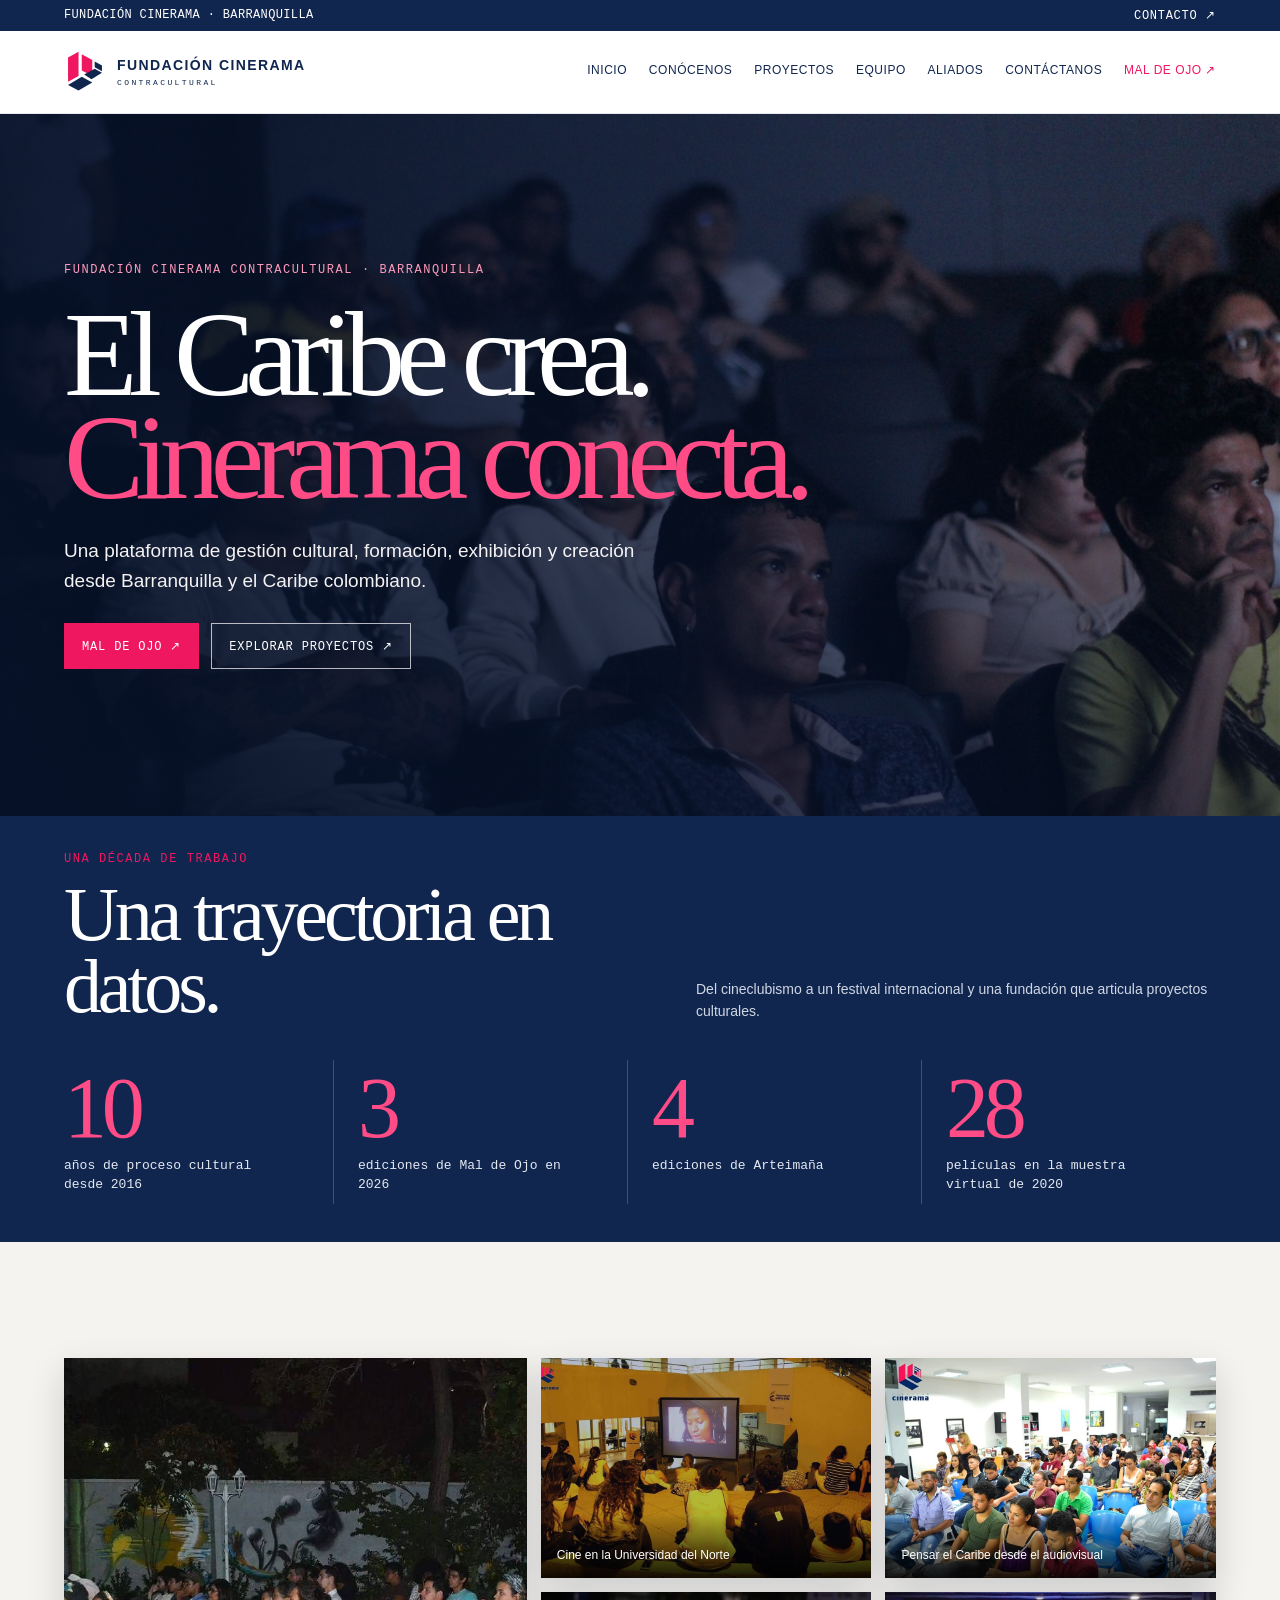
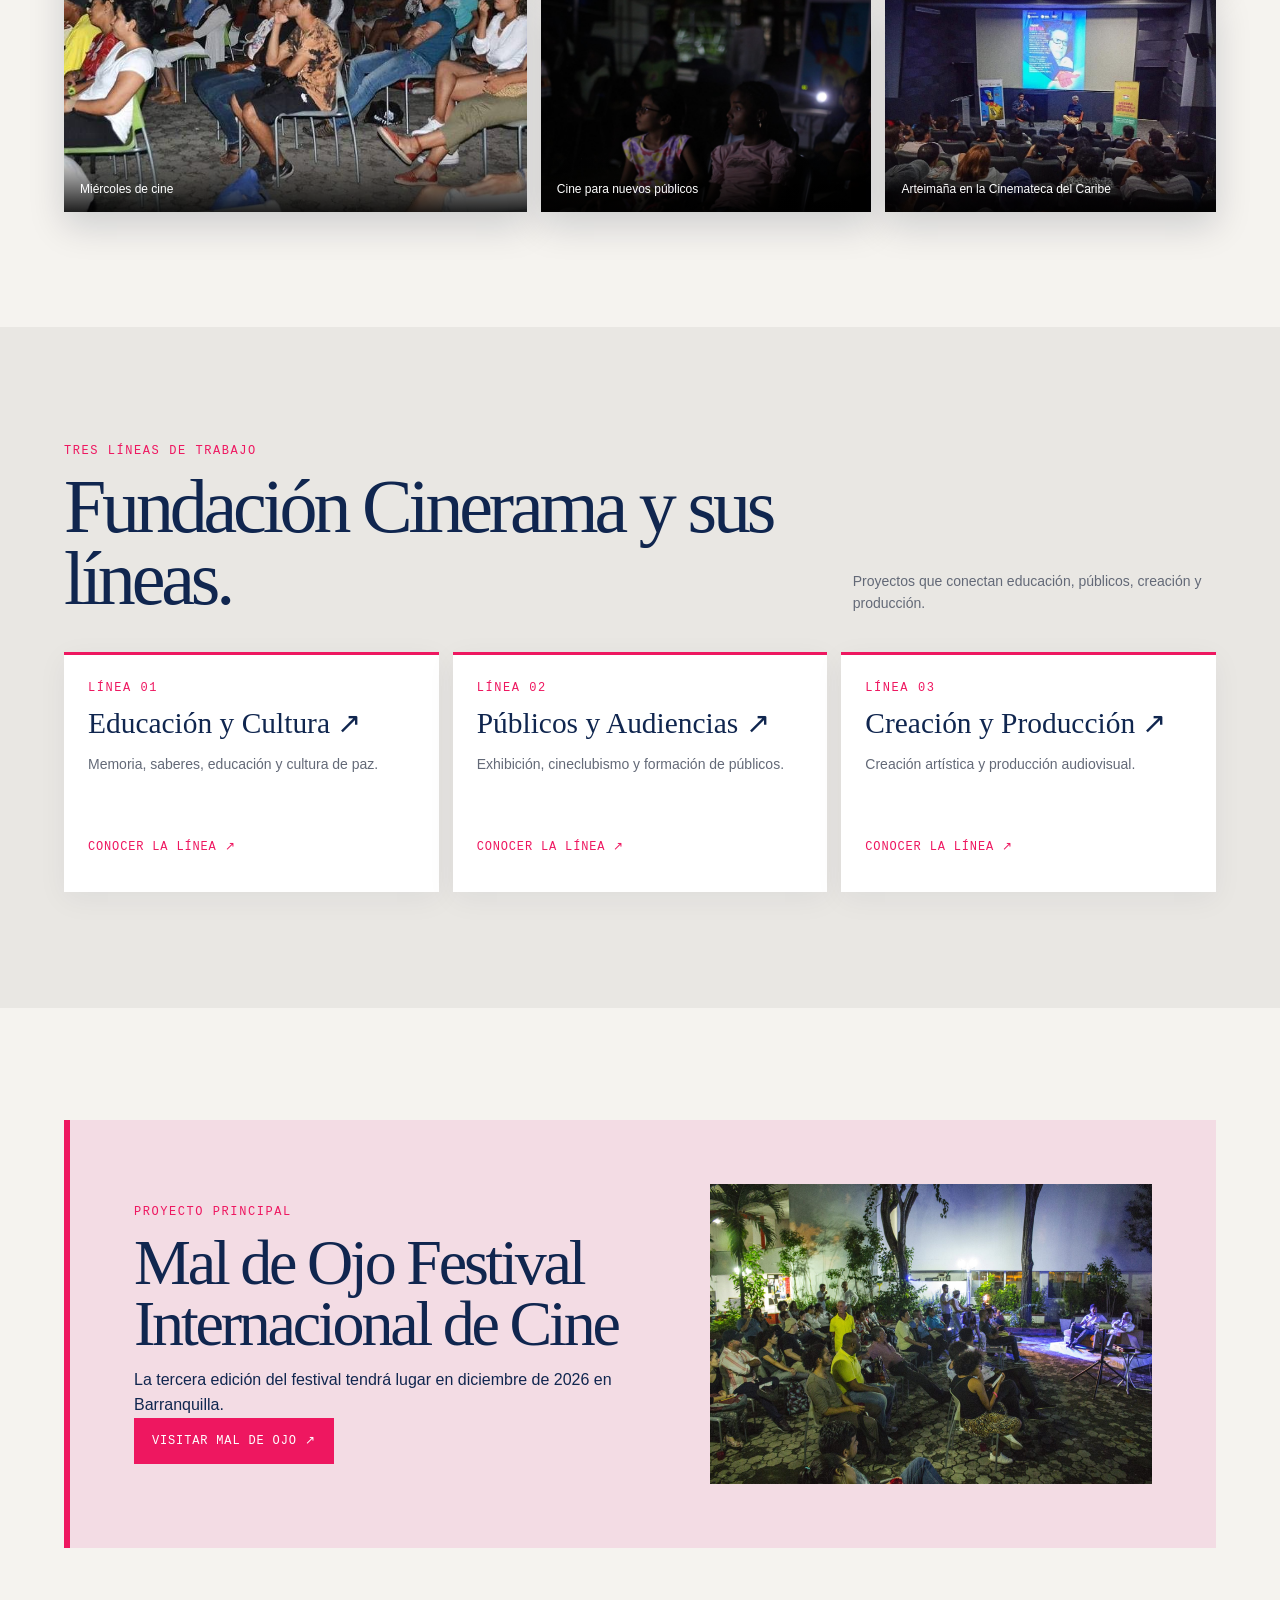
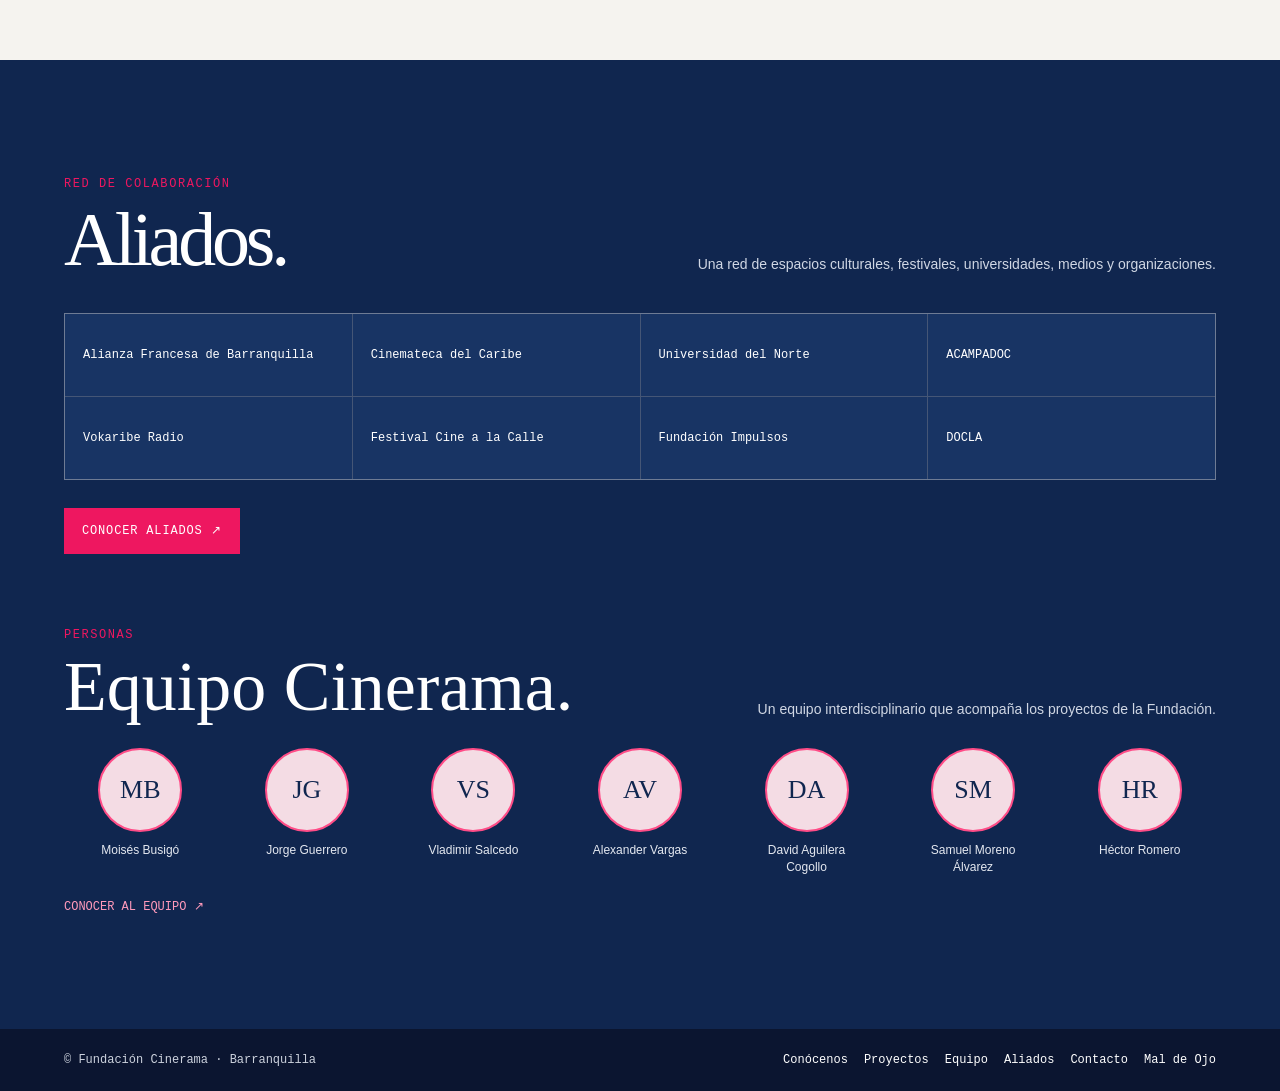
<file: cinerama/index.html>
<!doctype html>
<html lang="es">
<head>
  <meta charset="utf-8">
  <meta name="viewport" content="width=device-width, initial-scale=1">
  <meta name="theme-color" content="#10264f">
  <meta name="description" content="Fundación Cinerama Contracultural. Proceso cultural iniciado en 2016 y fundación creada en 2023. Cine, formación y gestión cultural en Barranquilla y el Caribe colombiano.">
  <meta property="og:type" content="website">
  <meta property="og:locale" content="es_CO">
  <meta property="og:title" content="Fundación Cinerama Contracultural">
  <meta property="og:description" content="Proceso cultural iniciado en 2016. Cine, formación y gestión cultural desde Barranquilla y el Caribe colombiano.">
  <meta property="og:image" content="https://aguileracogollo-cell.github.io/mal-de-ojo-preview-2026/media/publico-en-sala.jpg">
  <meta property="og:url" content="https://aguileracogollo-cell.github.io/mal-de-ojo-preview-2026/cinerama/">
  <meta name="twitter:card" content="summary_large_image">
  <title>Inicio · Fundación Cinerama Contracultural</title>
  <link rel="stylesheet" href="site.css">
</head>
<body>
  <a class="skip" href="#contenido">Saltar al contenido</a>

  <div class="topline">
    <span>Fundación Cinerama · Barranquilla</span>
    <a href="contacto.html">Contacto ↗</a>
  </div>

  <header class="site-head">
    <div class="wrap head-inner">
      <a class="brand" href="index.html" aria-label="Fundación Cinerama, inicio">
        <svg class="brand-logo" viewBox="0 0 52 52" role="img" aria-label="Isotipo Cinerama">
          <path d="M5 8 18 1v30L5 38z" fill="#ee1760"/>
          <path d="M22 4 35 11v20l-13-7z" fill="#ee1760"/>
          <path d="M5 42 22 32l13 7-17 10z" fill="#10264f"/>
          <path d="m25 29 13-7 9 5-13 8z" fill="#10264f"/>
          <path d="m38 13 9 5v7l-9-5z" fill="#10264f"/>
        </svg>
        <span>FUNDACIÓN CINERAMA<small>CONTRACULTURAL</small></span>
      </a>

      <button class="menu-btn" aria-expanded="false" aria-controls="nav-principal">Menú</button>
      <nav class="nav" id="nav-principal" aria-label="Navegación principal">
        <a href="index.html" aria-current="page">Inicio</a>
        <a href="conocenos.html">Conócenos</a>
        <a href="proyectos.html">Proyectos</a>
        <a href="equipo.html">Equipo</a>
        <a href="aliados.html">Aliados</a>
        <a href="contacto.html">Contáctanos</a>
        <a class="nav-festival" href="../index.html">Mal de Ojo ↗</a>
      </nav>
    </div>
  </header>

  <main id="contenido">
<section class="home-cinema-hero"><img class="home-cinema-image" src="../media/publico-en-sala.jpg" alt="Espectadores reunidos en una sala de cine durante una proyección"><div class="home-cinema-shade"></div><div class="wrap home-cinema-copy"><div class="eyebrow">Fundación Cinerama Contracultural · Barranquilla</div><h1><span>El Caribe crea.</span><em>Cinerama conecta.</em></h1><p>Una plataforma de gestión cultural, formación, exhibición y creación desde Barranquilla y el Caribe colombiano.</p><div class="hero-actions"><a class="button" href="../index.html">Mal de Ojo ↗</a><a class="button button-outline" href="proyectos.html">Explorar proyectos ↗</a></div></div></section>
<section class="stats-band" aria-label="Cinerama en cifras"><div class="wrap"><div class="section-head"><div><div class="eyebrow">Una década de trabajo</div><h2>Una trayectoria en datos.</h2></div><p>Del cineclubismo a un festival internacional y una fundación que articula proyectos culturales.</p></div><div class="stats-grid"><article><strong>10</strong><span>años de proceso cultural desde 2016</span></article><article><strong>3</strong><span>ediciones de Mal de Ojo en 2026</span></article><article><strong>4</strong><span>ediciones de Arteimaña</span></article><article><strong>28</strong><span>películas en la muestra virtual de 2020</span></article></div></section>
<section class="section home-mosaic-section"><div class="wrap"><div class="home-photo-mosaic"><figure class="mosaic-main"><img src="../media/miercoles-de-cine.jpg" alt="Actividad de miércoles de cine con espectadores reunidos" loading="lazy"><figcaption>Miércoles de cine</figcaption></figure><figure><img src="../media/proyeccion-uninorte.jpg" alt="Proyección cinematográfica en la Universidad del Norte" loading="lazy"><figcaption>Cine en la Universidad del Norte</figcaption></figure><figure><img src="../media/conversatorio-pensar-el-caribe.jpg" alt="Conversatorio sobre el Caribe y el audiovisual" loading="lazy"><figcaption>Pensar el Caribe desde el audiovisual</figcaption></figure><figure><img src="../media/publico-infantil-proyeccion.jpg" alt="Niñas y niños participan en una proyección de cine" loading="lazy"><figcaption>Cine para nuevos públicos</figcaption></figure><figure><img src="../media/proyeccion-cinemateca.jpg" alt="Público en una proyección de Arteimaña en la Cinemateca del Caribe" loading="lazy"><figcaption>Arteimaña en la Cinemateca del Caribe</figcaption></figure></div></div></section>
<section class="section home-lines-section"><div class="wrap"><div class="section-head"><div><div class="eyebrow">Tres líneas de trabajo</div><h2>Fundación Cinerama y sus líneas.</h2></div><p>Proyectos que conectan educación, públicos, creación y producción.</p></div><div class="line-grid"><article class="line-card"><span class="eyebrow">Línea 01</span><h2><a href="linea-educacion-cultura.html">Educación y Cultura ↗</a></h2><p>Memoria, saberes, educación y cultura de paz.</p><a class="card-link" href="linea-educacion-cultura.html">Conocer la línea ↗</a></article><article class="line-card"><span class="eyebrow">Línea 02</span><h2><a href="linea-publicos-audiencias.html">Públicos y Audiencias ↗</a></h2><p>Exhibición, cineclubismo y formación de públicos.</p><a class="card-link" href="linea-publicos-audiencias.html">Conocer la línea ↗</a></article><article class="line-card"><span class="eyebrow">Línea 03</span><h2><a href="linea-creacion-produccion.html">Creación y Producción ↗</a></h2><p>Creación artística y producción audiovisual.</p><a class="card-link" href="linea-creacion-produccion.html">Conocer la línea ↗</a></article></div></div></section>
<section class="section home-feature-section"><div class="wrap"><article class="featured-project"><div class="featured-copy"><div class="eyebrow">Proyecto principal</div><h2>Mal de Ojo Festival Internacional de Cine</h2><p>La tercera edición del festival tendrá lugar en diciembre de 2026 en Barranquilla.</p><a class="button" href="../index.html">Visitar Mal de Ojo ↗</a></div><figure class="featured-image"><img src="../media/encuentro-cine-al-aire-libre.jpg" alt="Encuentro de cine al aire libre con público reunido" loading="lazy"></figure></article></div></section>
<section class="section home-network-section"><div class="wrap"><div class="section-head"><div><div class="eyebrow">Red de colaboración</div><h2>Aliados.</h2></div><p>Una red de espacios culturales, festivales, universidades, medios y organizaciones.</p></div><div class="home-ally-strip"><span>Alianza Francesa de Barranquilla</span><span>Cinemateca del Caribe</span><span>Universidad del Norte</span><span>ACAMPADOC</span><span>Vokaribe Radio</span><span>Festival Cine a la Calle</span><span>Fundación Impulsos</span><span>DOCLA</span></div><a class="button" href="aliados.html">Conocer aliados ↗</a><div class="home-team-head"><div><div class="eyebrow">Personas</div><h2>Equipo Cinerama.</h2></div><p>Un equipo interdisciplinario que acompaña los proyectos de la Fundación.</p></div><a class="home-team-strip" href="equipo.html" aria-label="Conocer al equipo Cinerama">
<span><i>MB</i><small>Moisés Busigó</small></span>
<span><i>JG</i><small>Jorge Guerrero</small></span>
<span><i>VS</i><small>Vladimir Salcedo</small></span>
<span><i>AV</i><small>Alexander Vargas</small></span>
<span><i>DA</i><small>David Aguilera Cogollo</small></span>
<span><i>SM</i><small>Samuel Moreno Álvarez</small></span>
<span><i>HR</i><small>Héctor Romero</small></span>
<b>Conocer al equipo ↗</b>
</a></div></section></main>

  <footer class="foot">
    <span>© Fundación Cinerama · Barranquilla</span>
    <nav class="foot-links" aria-label="Navegación de pie">
      <a href="conocenos.html">Conócenos</a>
      <a href="proyectos.html">Proyectos</a>
      <a href="equipo.html">Equipo</a>
      <a href="aliados.html">Aliados</a>
      <a href="contacto.html">Contacto</a>
      <a href="../index.html">Mal de Ojo</a>
    </nav>
  </footer>

  <script>
    const menuButton = document.querySelector(".menu-btn");
    const navigation = document.querySelector("#nav-principal");

    if (menuButton && navigation) {
      menuButton.addEventListener("click", () => {
        const isOpen = menuButton.getAttribute("aria-expanded") === "true";
        menuButton.setAttribute("aria-expanded", String(!isOpen));
        navigation.classList.toggle("is-open", !isOpen);
        menuButton.textContent = isOpen ? "Menú" : "Cerrar";
      });

      navigation.addEventListener("click", (event) => {
        if (event.target.closest("a")) {
          menuButton.setAttribute("aria-expanded", "false");
          navigation.classList.remove("is-open");
          menuButton.textContent = "Menú";
        }
      });
    }
  </script>
</body>
</html>
</file>
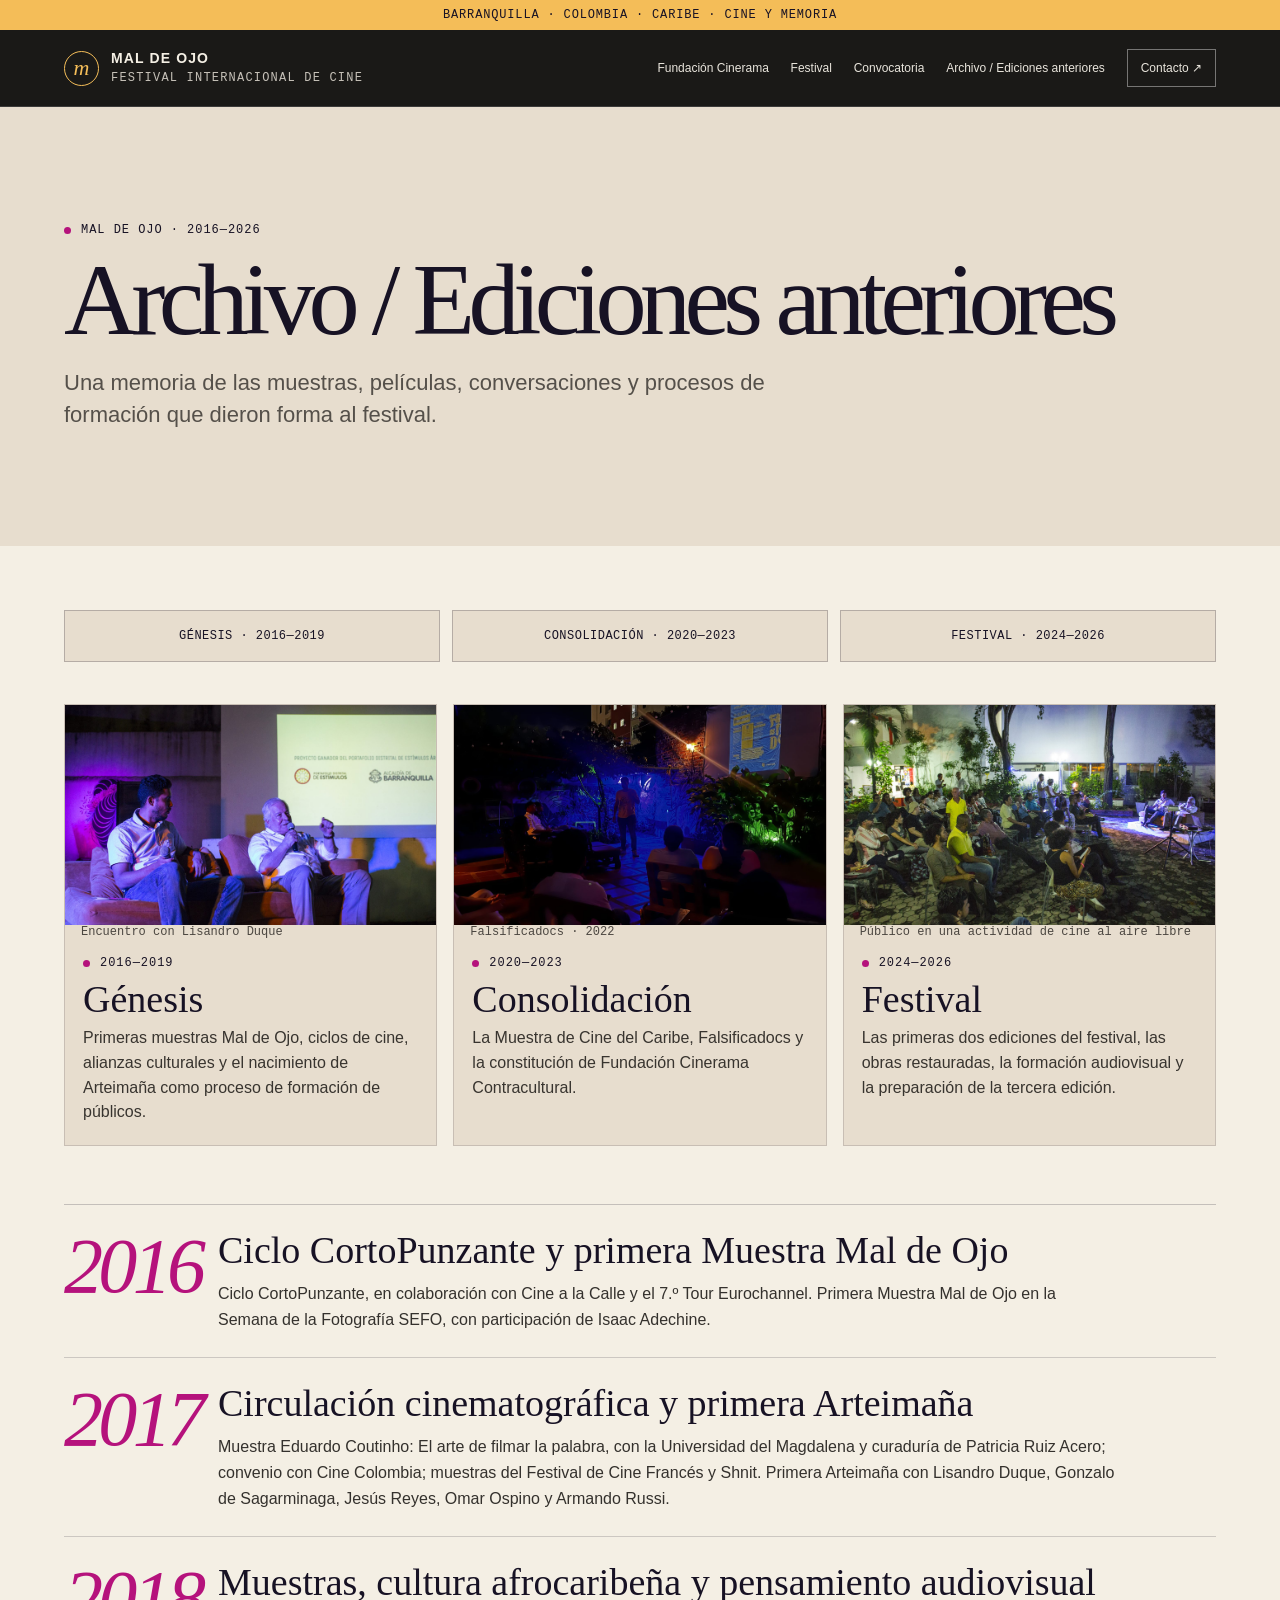
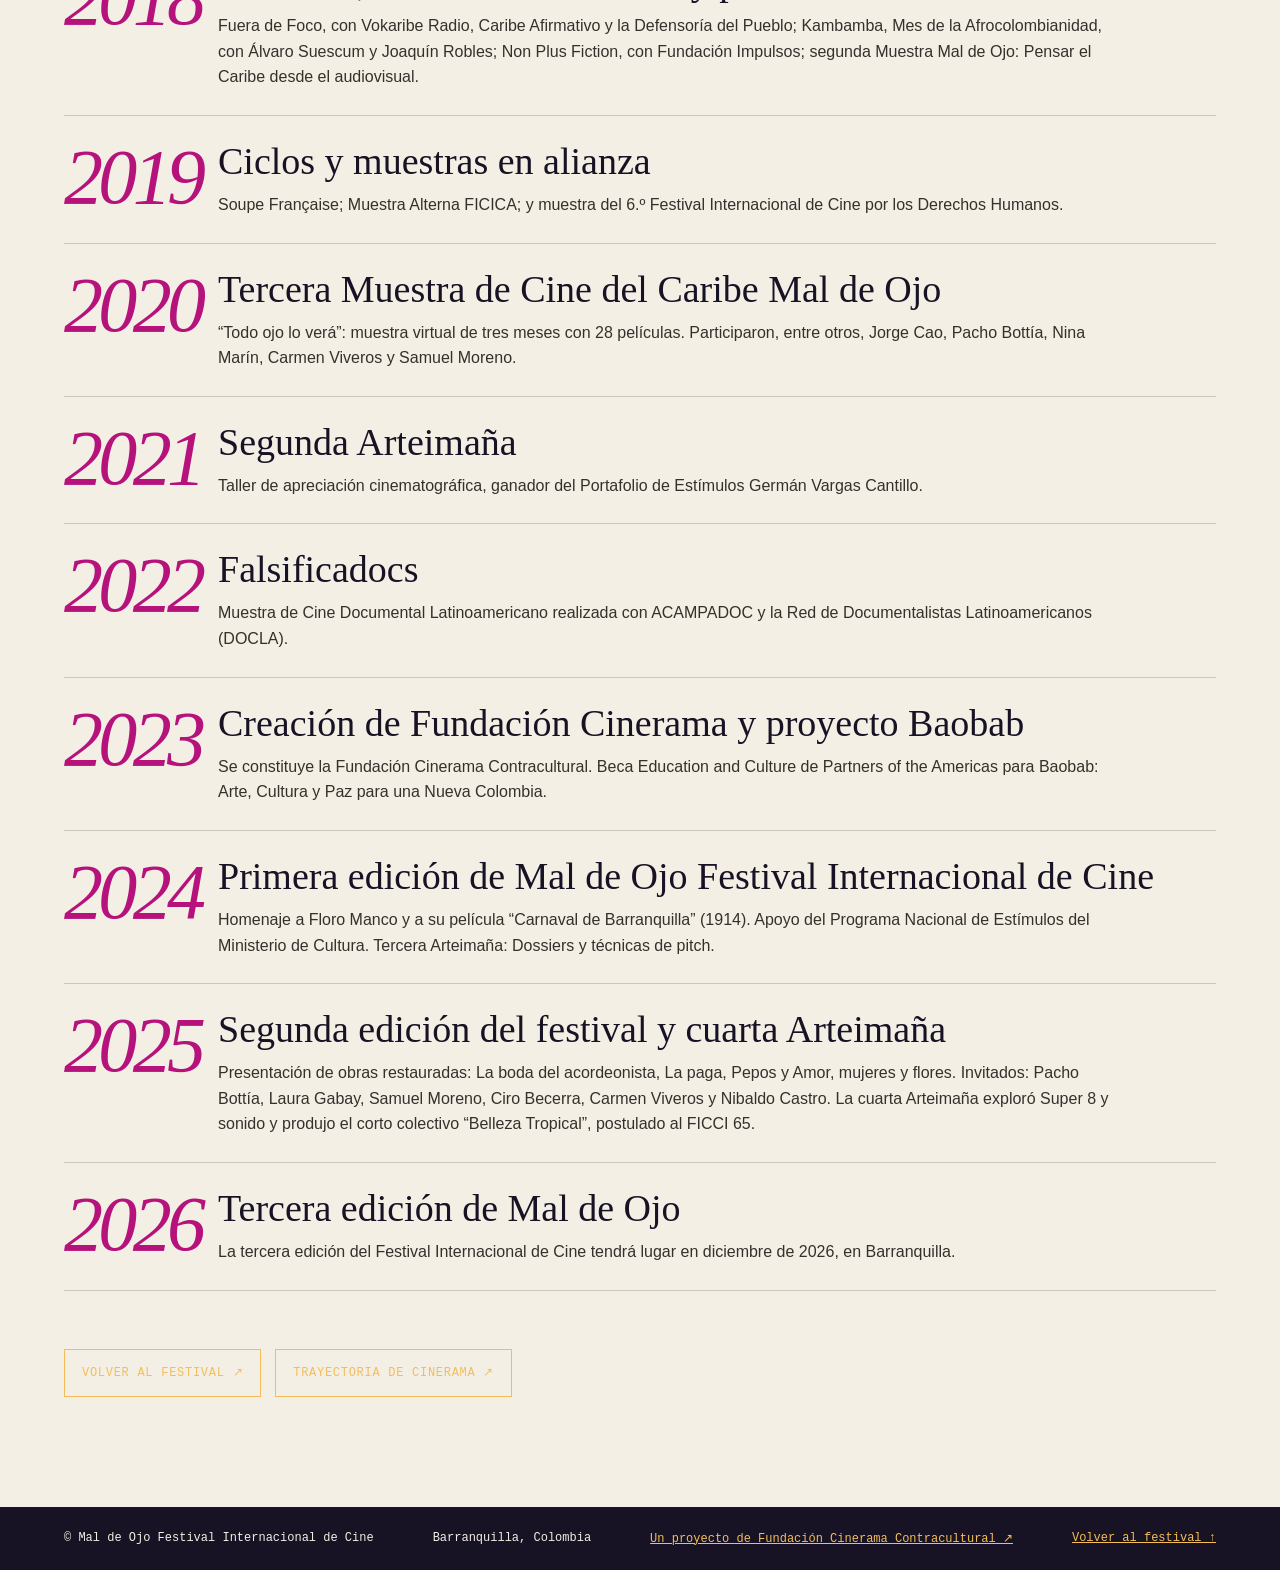
<file: archivo.html>
<!doctype html><html lang="es"><head><meta charset="utf-8"><meta name="viewport" content="width=device-width,initial-scale=1"><meta name="theme-color" content="#171224"><meta name="description" content="Archivo de Mal de Ojo Festival Internacional de Cine. Muestras, ediciones y memoria de 2016 a 2026."><meta property="og:type" content="website"><meta property="og:locale" content="es_CO"><meta property="og:title" content="Archivo / Ediciones anteriores · Mal de Ojo"><meta property="og:description" content="Una memoria de las muestras, películas, conversaciones y procesos de formación que dieron forma al festival."><meta property="og:image" content="https://aguileracogollo-cell.github.io/mal-de-ojo-preview-2026/media/publico-en-sala.jpg"><meta name="twitter:card" content="summary_large_image"><title>Archivo / Ediciones anteriores · Mal de Ojo</title><style>
:root{--ink:#171224;--paper:#f4efe4;--cream:#e7ddce;--acid:#f4bd58;--orange:#e833a8;--blue:#42c9df;--muted:#716f69;--line:rgba(17,16,15,.2);--serif:Georgia,'Times New Roman',serif;--sans:Arial,Helvetica,sans-serif;--mono:'Courier New',monospace;--pad:clamp(20px,5vw,76px);--max:1600px}
*{box-sizing:border-box}html{scroll-behavior:smooth;scroll-padding-top:90px}body{margin:0;background:var(--paper);color:var(--ink);font-family:var(--sans);font-size:16px;line-height:1.5}a{color:inherit}button{font:inherit}.wrap{width:min(100%,var(--max));margin:auto;padding-inline:var(--pad)}.eyebrow,.mono{font:12px/1.4 var(--mono);letter-spacing:.08em;text-transform:uppercase}.eyebrow{display:flex;align-items:center;gap:10px}.eyebrow:before{content:'';width:7px;height:7px;background:var(--orange);border-radius:50%}.topline{background:var(--acid);padding:8px var(--pad);font:12px var(--mono);letter-spacing:.07em;text-transform:uppercase;text-align:center}.site-head{position:sticky;top:0;z-index:20;background:rgba(17,16,15,.96);color:var(--paper);border-bottom:1px solid rgba(255,255,255,.15);backdrop-filter:blur(12px)}.head-inner{height:76px;display:flex;align-items:center;justify-content:space-between;gap:24px}.brand{display:flex;align-items:center;gap:12px;text-decoration:none;min-width:max-content}.brand-mark{width:35px;height:35px;border:1px solid var(--acid);border-radius:50%;display:grid;place-items:center;color:var(--acid);font:italic 22px var(--serif)}.brand-name{font-weight:800;font-size:14px;letter-spacing:.08em;line-height:1.05}.brand-name small{display:block;font:12px var(--mono);letter-spacing:.1em;margin-top:5px;color:#c6c1b8}.nav{display:flex;align-items:center;gap:clamp(10px,1.7vw,28px)}.nav a{text-decoration:none;color:#e9e5dc;font-size:12px;white-space:nowrap;transition:color .2s}.nav a:hover,.nav a:focus-visible{color:var(--acid)}.nav a:last-child{border:1px solid rgba(255,255,255,.4);padding:9px 13px}.menu-btn{display:none;color:var(--paper);background:none;border:1px solid #777;padding:9px 12px;min-height:44px;cursor:pointer}.hero{background:var(--ink);color:var(--paper);min-height:650px;position:relative;overflow:hidden;display:flex;align-items:center}.hero:before{content:'';position:absolute;inset:0;background:radial-gradient(ellipse at 77% 53%,rgba(250,87,56,.23),transparent 27%),radial-gradient(ellipse at 79% 56%,rgba(108,203,208,.18),transparent 43%),linear-gradient(110deg,#171224 30%,#191715 65%,#0c1110)}.hero:after{content:'';position:absolute;inset:0;opacity:.12;pointer-events:none;background-image:url("data:image/svg+xml,%3Csvg viewBox='0 0 180 180' xmlns='http://www.w3.org/2000/svg'%3E%3Cfilter id='n'%3E%3CfeTurbulence type='fractalNoise' baseFrequency='.9' numOctaves='3' stitchTiles='stitch'/%3E%3C/filter%3E%3Crect width='100%25' height='100%25' filter='url(%23n)' opacity='.28'/%3E%3C/svg%3E")}.hero-inner{position:relative;z-index:1;display:grid;grid-template-columns:1.1fr .9fr;align-items:center;gap:5vw;padding-block:82px}.hero-copy{max-width:720px}.hero .eyebrow{color:var(--acid)}.hero h1{font-size:clamp(70px,12vw,178px);line-height:.78;letter-spacing:-.09em;margin:42px 0 28px;font-weight:800}.hero h1 span{display:block;color:var(--acid);font-family:var(--serif);font-weight:400;font-style:italic;letter-spacing:-.08em;margin-left:12%}.hero-sub{font:clamp(14px,1.4vw,18px)/1.55 var(--mono);max-width:480px;color:#d2cdc5}.hero-cta{display:inline-flex;align-items:center;gap:18px;text-decoration:none;border:1px solid var(--acid);color:var(--acid);padding:13px 17px;margin-top:20px;font:12px var(--mono);text-transform:uppercase;letter-spacing:.06em;min-height:48px}.hero-cta:hover{background:var(--acid);color:var(--ink)}.arrow{font-size:18px}.hero-art{height:min(57vw,510px);min-height:330px;position:relative;display:grid;place-items:center}.art-orbit{position:absolute;width:88%;aspect-ratio:1;border:1px solid rgba(242,238,230,.26);border-radius:50%;transform:rotate(-22deg) scaleY(.64)}.art-orbit:before,.art-orbit:after{content:'';position:absolute;border:1px solid rgba(242,238,230,.17);border-radius:50%;inset:12%;transform:rotate(45deg) scaleY(.7)}.art-orbit:after{inset:24%;transform:rotate(-40deg) scaleY(.85)}.eye-core{width:54%;aspect-ratio:1.36/1;border-radius:100% 0 100% 0;transform:rotate(45deg);background:radial-gradient(ellipse at 49% 49%,#090a09 0 8%,#fa5738 9% 16%,#e8c0a9 17% 21%,#242222 22% 24%,#42c9df 25% 34%,#f4bd58 35% 37%,#191817 38% 100%);box-shadow:0 0 80px rgba(250,87,56,.23);position:relative}.eye-core:after{content:'';position:absolute;width:32%;height:32%;border:1px solid rgba(242,238,230,.65);border-radius:50%;left:34%;top:34%}.art-slice{position:absolute;height:2px;background:var(--acid);width:120%;top:52%;left:-10%;transform:rotate(-29deg);opacity:.65}.art-caption{position:absolute;right:0;bottom:0;font:12px var(--mono);color:#aaa59d;text-align:right;max-width:190px}.poster-frame{position:relative;z-index:1;margin:0;height:88%;max-height:490px;aspect-ratio:3/4;overflow:hidden;border:1px solid rgba(242,238,230,.45);box-shadow:18px 18px 0 rgba(244,189,88,.18);transform:rotate(2deg)}.poster-frame img{width:100%;height:100%;object-fit:cover;display:block}.hero-index{position:absolute;z-index:2;bottom:24px;left:var(--pad);right:var(--pad);display:flex;justify-content:space-between;color:#bdb7ad}.hero-index span{font:12px var(--mono);letter-spacing:.06em;text-transform:uppercase}.ticker{overflow:hidden;background:var(--orange);color:var(--ink);padding:11px 0;white-space:nowrap;font:12px var(--mono);letter-spacing:.08em;text-transform:uppercase}.ticker span{display:inline-block;padding-left:100%;animation:marquee 25s linear infinite}.ticker b{padding:0 28px;font-size:18px}@keyframes marquee{to{transform:translateX(-100%)}}section{scroll-margin-top:76px}.section{padding-block:clamp(72px,10vw,142px)}.section-head{display:flex;align-items:flex-end;justify-content:space-between;gap:24px;margin-bottom:45px}.section-head h2{font-size:clamp(42px,7.5vw,104px);line-height:.92;letter-spacing:-.075em;margin:14px 0 0;max-width:900px}.section-head p{max-width:320px;color:var(--muted);font-size:14px;margin:0}.intro-grid{display:grid;grid-template-columns:1fr .85fr;gap:10vw;align-items:start}.intro-lead{font:clamp(25px,3vw,42px)/1.2 var(--serif);letter-spacing:-.025em;margin:0;max-width:800px}.intro-aside{border-top:1px solid var(--line);padding-top:18px;color:#45433e;font-size:15px}.intro-aside strong{font-size:12px;font-family:var(--mono);font-weight:400;display:block;margin-bottom:12px;text-transform:uppercase}.timeline{background:var(--cream)}.timeline-grid{display:grid;grid-template-columns:180px 1fr;gap:9vw}.timeline-year{font:clamp(52px,8vw,104px)/.8 var(--serif);font-style:italic;color:var(--orange);letter-spacing:-.08em}.timeline-copy h3{font:clamp(26px,4vw,46px)/1.05 var(--serif);font-weight:400;max-width:700px;margin:0 0 20px}.timeline-copy p{max-width:600px;color:#58564f;margin:0}.note{border-left:2px solid var(--orange);padding:12px 16px;margin-top:28px;background:rgba(255,255,255,.35);font:12px/1.6 var(--mono);max-width:680px}.dark{background:var(--ink);color:var(--paper)}.dark .section-head p{color:#aaa59d}.program-grid{display:grid;grid-template-columns:repeat(3,1fr);border-top:1px solid rgba(242,238,230,.28);border-bottom:1px solid rgba(242,238,230,.28)}.program-card{padding:28px 24px 32px 0;min-height:210px}.program-card+.program-card{border-left:1px solid rgba(242,238,230,.28);padding-left:24px}.program-card .num{font:12px var(--mono);color:var(--acid)}.program-card h3{font:clamp(24px,3vw,40px)/1.02 var(--serif);font-weight:400;margin:35px 0 12px}.program-card p{color:#b9b4ab;font-size:13px;max-width:300px;margin:0}.coming{display:inline-block;margin-top:22px;color:var(--acid);font:12px var(--mono);text-transform:uppercase;letter-spacing:.05em}.film-strip{display:grid;grid-template-columns:repeat(3,1fr);gap:14px}.film-card{min-height:360px;background:#ded8cd;position:relative;overflow:hidden;padding:22px;display:flex;flex-direction:column;justify-content:space-between;border:1px solid var(--line)}.film-card:nth-child(2){background:#e0d7d0}.film-card:nth-child(3){background:#eee4df}.film-card:before{content:'';position:absolute;inset:0;background:repeating-linear-gradient(0deg,transparent 0 28px,rgba(17,16,15,.09) 29px 30px),linear-gradient(135deg,transparent 48%,rgba(17,16,15,.07) 49%,transparent 50%)}.film-card:nth-child(2):before{background:radial-gradient(ellipse at 50% 45%,transparent 0 19%,rgba(250,87,56,.5) 20% 22%,transparent 23% 32%,rgba(17,16,15,.45) 33% 35%,transparent 36%),linear-gradient(145deg,transparent 30%,rgba(17,16,15,.1) 31% 32%,transparent 33%)}.film-card:nth-child(3):before{background:linear-gradient(35deg,transparent 48%,rgba(108,203,208,.8) 49% 67%,transparent 68%),radial-gradient(ellipse at 18% 75%,rgba(17,16,15,.7) 0 10%,transparent 11%)}.film-card>*{position:relative;z-index:1}.film-card .mono{font-size:12px}.film-card h3{font:clamp(24px,3vw,40px)/.95 var(--serif);font-weight:400;max-width:250px;margin:0}.film-card p{font-size:12px;margin:8px 0 0;max-width:230px;color:#43413b}.archive{background:#141311;color:var(--paper);position:relative;overflow:hidden}.archive:after{content:'M';position:absolute;right:-.05em;top:5%;font:clamp(340px,70vw,920px)/.8 var(--serif);color:rgba(242,238,230,.025);pointer-events:none}.archive .section-head,.archive-content{position:relative;z-index:1}.archive-lead{font:clamp(25px,4vw,52px)/1.15 var(--serif);max-width:900px;margin:0 0 52px}.feature-photo{margin:26px 0 0}.feature-photo img{display:block;width:100%;aspect-ratio:16/9;object-fit:cover;filter:saturate(.9)}.feature-photo figcaption,.archive-image figcaption{font:12px var(--mono);color:#aaa59d;margin-top:8px;text-transform:uppercase;letter-spacing:.04em}.archive-gallery{display:grid;grid-template-columns:repeat(4,minmax(0,1fr));gap:14px;margin:0 0 38px}.archive-image{margin:0;overflow:hidden;background:#24221f}.archive-image img{display:block;width:100%;aspect-ratio:4/3;object-fit:cover;filter:saturate(.92)}.archive-image img[src*="retrospectiva"],.archive-image img[src*="afiche"]{object-fit:contain;background:#101725}.archive-items{border-top:1px solid rgba(242,238,230,.28)}.archive-row{display:grid;grid-template-columns:130px 1fr auto;gap:24px;align-items:center;border-bottom:1px solid rgba(242,238,230,.28);padding:22px 0}.archive-row .year{font:18px var(--serif);font-style:italic;color:var(--acid)}.archive-row h3{font-size:18px;font-weight:500;margin:0}.archive-row p{margin:4px 0 0;color:#aaa59d;font-size:12px}.archive-row .status{font:12px var(--mono);letter-spacing:.07em;text-transform:uppercase;color:#bab5ad;border:1px solid #555;padding:7px 9px}.archive-link{display:inline-block;margin-top:28px;color:var(--acid);font:12px var(--mono);text-transform:uppercase;text-decoration:none;border-bottom:1px solid var(--acid);padding-bottom:5px}.news-grid{display:grid;grid-template-columns:repeat(3,1fr);gap:14px}.news-card{border-top:1px solid var(--ink);padding:16px 0 0;min-height:180px}.news-card .eyebrow{font-size:12px}.news-card h3{font:clamp(24px,3vw,36px)/1.02 var(--serif);font-weight:400;margin:28px 0 10px}.news-card p{font-size:13px;color:var(--muted);margin:0}.contact{background:var(--acid)}.contact .eyebrow:before{background:var(--ink)}.contact-grid{display:grid;grid-template-columns:1.1fr .9fr;gap:9vw}.contact h2{font-size:clamp(50px,9vw,120px);line-height:.82;letter-spacing:-.085em;margin:26px 0}.contact h2 em{font:italic 400 1em var(--serif)}.contact-intro{max-width:430px}.contact-links{border-top:1px solid rgba(17,16,15,.4)}.contact-links a{display:flex;justify-content:space-between;align-items:center;text-decoration:none;border-bottom:1px solid rgba(17,16,15,.4);padding:17px 0;font-size:14px;min-height:55px}.contact-links a:hover{padding-inline:8px}.contact-links .arrow{font-size:20px}.contact .provisional{font:12px var(--mono);text-transform:uppercase;display:inline-block;margin-top:25px;border:1px solid rgba(17,16,15,.55);padding:8px 10px}.footer{background:var(--ink);color:var(--paper);padding:24px var(--pad);font:12px var(--mono);display:flex;justify-content:space-between;gap:20px;align-items:center}.footer a{color:var(--acid)}:focus-visible{outline:3px solid var(--blue);outline-offset:4px}.skip{position:absolute;top:-60px;left:12px;z-index:30;background:var(--acid);padding:12px}.skip:focus{top:12px}
@media(max-width:1120px){.nav{gap:11px}.nav a{font-size:12px}.nav a:last-child{padding:8px}.head-inner{gap:12px}.brand-name{font-size:12px}}
@media(max-width:860px){.head-inner{height:68px}.menu-btn{display:block}.nav{display:none;position:absolute;top:68px;left:0;right:0;background:var(--ink);padding:12px var(--pad) 22px;align-items:stretch;flex-direction:column;border-bottom:1px solid #444}.nav.open{display:flex}.nav a{font-size:14px;padding:10px 0}.nav a:last-child{border:0;padding:10px 0}.hero-inner{grid-template-columns:1fr .7fr;gap:20px}.hero h1{font-size:clamp(72px,14vw,130px)}.hero-art{min-height:260px}.program-grid{grid-template-columns:1fr}.program-card{min-height:auto;padding:24px 0}.program-card+.program-card{border-left:0;border-top:1px solid rgba(242,238,230,.28);padding-left:0}.program-card h3{margin:20px 0 8px}.program-card p{max-width:560px}.film-card{min-height:300px}.film-strip{gap:10px}.film-card{padding:16px}}
@media(max-width:620px){.topline{font-size:12px}.hero{min-height:auto}.hero-inner{display:flex;flex-direction:column;align-items:stretch;padding-block:66px 92px}.hero h1{font-size:clamp(76px,21vw,126px);margin:34px 0 25px}.hero-art{height:75vw;min-height:250px;margin-top:0}.art-caption{right:4%;bottom:0}.hero-index{bottom:16px}.section-head{display:block;margin-bottom:32px}.section-head p{margin-top:20px}.intro-grid,.timeline-grid,.contact-grid{grid-template-columns:1fr;gap:34px}.timeline-year{font-size:76px}.film-strip,.news-grid,.archive-gallery{grid-template-columns:1fr}.film-card{min-height:340px}.archive-row{grid-template-columns:68px 1fr;gap:10px}.archive-row .status{grid-column:2;justify-self:start}.contact h2{font-size:clamp(64px,17vw,100px)}.footer{align-items:flex-start;flex-direction:column}.ticker span{animation-duration:34s}}
@media(prefers-reduced-motion:reduce){html{scroll-behavior:auto}*,*:before,*:after{animation-duration:.01ms!important;animation-iteration-count:1!important;transition-duration:.01ms!important}}
.call-details{margin-top:clamp(32px,6vw,76px);padding:clamp(22px,4vw,48px);background:var(--cream);border:1px solid var(--line)}.call-details h2{font:clamp(2rem,5vw,4.5rem) var(--serif);margin:10px 0}.call-intro{max-width:760px;font-size:clamp(1.05rem,2vw,1.4rem);line-height:1.5}.call-grid{display:grid;grid-template-columns:repeat(2,minmax(0,1fr));gap:1px;background:var(--line);border:1px solid var(--line);margin:30px 0}.call-grid article{background:var(--paper);padding:22px}.call-grid h3{font:700 1rem var(--sans);text-transform:uppercase;letter-spacing:.04em}.call-grid p{line-height:1.65}.call-details .hero-cta{display:inline-flex;margin-top:18px}@media(max-width:700px){.call-grid{grid-template-columns:1fr}}/* Portada editorial inspirada en la jerarquía clara de Visions du Réel */
.home-editorial{padding-block:clamp(64px,8vw,112px);background:#ece5d9}.editorial-head{display:flex;align-items:flex-end;justify-content:space-between;gap:24px;margin-bottom:30px}.editorial-head h2{font-size:clamp(38px,6vw,82px);line-height:.95;letter-spacing:-.065em;margin:14px 0 0}.editorial-head h2 em{font:italic 400 1em var(--serif);color:#7f263c}.editorial-all,.editorial-link{text-decoration:none;font:12px var(--mono);text-transform:uppercase;letter-spacing:.04em;border-bottom:1px solid currentColor;padding-bottom:5px}.editorial-grid{display:grid;grid-template-columns:1.45fr 1fr;grid-template-rows:minmax(230px,1fr) minmax(190px,.8fr);gap:14px}.editorial-feature,.editorial-story{position:relative;display:flex;min-width:0;min-height:0;overflow:hidden;background:var(--ink);color:white;text-decoration:none}.editorial-feature{grid-row:span 2;min-height:460px}.editorial-feature img,.editorial-story img{position:absolute;inset:0;width:100%;height:100%;object-fit:cover;transition:transform .6s}.editorial-feature:hover img,.editorial-story:hover img{transform:scale(1.025)}.editorial-feature:after{content:'';position:absolute;inset:0;background:linear-gradient(0deg,rgba(13,11,20,.93),rgba(13,11,20,.04) 75%)}.editorial-overlay{position:relative;z-index:1;align-self:flex-end;padding:clamp(22px,4vw,48px);max-width:680px}.editorial-tag{font:12px var(--mono);text-transform:uppercase;letter-spacing:.08em;color:var(--acid)}.editorial-overlay h3{font:clamp(34px,5vw,68px)/.95 var(--serif);font-weight:400;margin:18px 0}.editorial-overlay .editorial-link{display:inline-block;color:white;margin-top:8px}.editorial-story{min-height:220px}.editorial-story:after{content:'';position:absolute;inset:0;background:linear-gradient(0deg,rgba(13,11,20,.94),rgba(13,11,20,.05) 95%)}.editorial-story-copy{position:relative;z-index:1;align-self:flex-end;padding:24px;max-width:540px}.editorial-story-copy .mono{color:var(--acid);font-size:12px}.editorial-story-copy h3{font:clamp(22px,2.7vw,34px)/1.02 var(--serif);font-weight:400;margin:12px 0}.editorial-story-copy .editorial-link{display:inline-block;color:white;font-size:12px;margin-top:6px}.editorial-story-text{background:#772947}.editorial-story-text:after{background:radial-gradient(ellipse at 88% 15%,rgba(244,189,88,.25),transparent 40%),linear-gradient(140deg,transparent 35%,rgba(15,11,21,.5))}.editorial-story-text .editorial-story-copy{padding:clamp(24px,3.5vw,42px)}.editorial-story-text h3{font-size:clamp(25px,3vw,38px)}.editorial-note{font:12px/1.6 var(--mono);color:#625d58;margin:14px 0 0}
@media(max-width:900px){.archive-gallery{grid-template-columns:repeat(2,minmax(0,1fr))}}@media(max-width:620px){.editorial-head{align-items:flex-start;flex-direction:column}.editorial-all{margin-top:3px}.editorial-grid{grid-template-columns:1fr;grid-template-rows:auto}.editorial-feature{grid-row:auto;min-height:420px}.editorial-story{min-height:300px}.editorial-story-text{min-height:240px}.editorial-overlay{padding:24px}.editorial-overlay h3{font-size:40px}}
.hero-art{height:min(57vw,510px);min-height:330px;position:relative;display:grid;place-items:center}.poster-frame{position:relative;z-index:1;margin:0;width:min(100%,650px);height:auto;max-height:none;aspect-ratio:3/2;overflow:hidden;border:1px solid rgba(242,238,230,.52);box-shadow:22px 22px 0 rgba(244,189,88,.2),0 24px 80px rgba(0,0,0,.34);transform:none}.poster-frame img{width:100%;height:100%;object-fit:cover;display:block}.art-orbit{width:112%;border-color:rgba(242,238,230,.34)}.art-caption{z-index:2;right:1%;bottom:2%;max-width:none;padding:9px 12px;background:var(--acid);color:var(--ink);font:12px var(--mono);letter-spacing:.04em;text-transform:uppercase;box-shadow:6px 6px 0 rgba(23,18,36,.45)}@media(max-width:620px){.hero-art{height:auto;min-height:0;aspect-ratio:3/2;margin:28px 0 0}.poster-frame{width:100%}.art-caption{right:0;bottom:-17px;font-size:12px;padding:7px 9px}}/* Portada a sangre: la proyección ocupa todo el encuadre */
.hero{min-height:clamp(650px,82vh,900px);isolation:isolate}.hero-inner{display:block;width:100%;max-width:none;margin:0;padding:clamp(105px,14vh,150px) var(--pad) 110px}.hero-copy{position:relative;z-index:2;width:min(780px,76vw);max-width:780px}.hero-art{position:absolute;z-index:0;top:0;bottom:0;left:50%;right:auto;width:100vw;height:auto;min-height:0;margin:0;transform:translateX(-50%);display:block;aspect-ratio:auto}.poster-frame{position:absolute;inset:0;width:100%;height:100%;max-width:none;max-height:none;aspect-ratio:auto;border:0;box-shadow:none;transform:none}.poster-frame img{width:100%;height:100%;object-fit:cover;object-position:center 48%;filter:brightness(.82) saturate(.9)}.hero-art:after{content:'';position:absolute;inset:0;z-index:1;pointer-events:none;background:linear-gradient(90deg,rgba(23,18,36,.96) 0%,rgba(23,18,36,.89) 28%,rgba(23,18,36,.62) 51%,rgba(23,18,36,.14) 100%),linear-gradient(0deg,rgba(13,11,20,.66),transparent 46%),radial-gradient(ellipse at 76% 45%,rgba(244,189,88,.12),transparent 48%)}.art-orbit{display:none}.art-caption{z-index:3;right:var(--pad);bottom:58px;max-width:none;padding:9px 12px;background:var(--acid);color:var(--ink);font:12px var(--mono);letter-spacing:.04em;text-transform:uppercase}.hero-index{z-index:3;bottom:20px}.hero .hero-copy h1{max-width:760px}
@media(max-width:860px){.hero-inner{display:block;grid-template-columns:none;padding:100px var(--pad) 100px}.hero-copy{width:min(780px,84vw)}.hero-art{position:absolute;top:0;bottom:0;left:50%;right:auto;width:100vw;height:auto;min-height:0;margin:0;transform:translateX(-50%)}}
@media(max-width:620px){.hero{min-height:82svh}.hero-inner{display:block;padding:86px var(--pad) 105px}.hero-copy{width:100%}.hero h1{font-size:clamp(72px,20vw,118px);margin:32px 0 24px}.hero-art{position:absolute;top:0;bottom:0;left:50%;right:auto;width:100vw;height:auto;min-height:0;margin:0;transform:translateX(-50%)}.art-caption{right:var(--pad);bottom:58px;font-size:12px}.hero-index{bottom:15px}}/* Mejoras de lectura y ritmo editorial */
:root{--orange:#b5127c}
.ticker{display:flex;justify-content:center;white-space:normal;color:#fff;background:var(--orange);padding:10px var(--pad)}
.ticker span{display:flex;justify-content:center;align-items:center;flex-wrap:wrap;gap:5px 0;padding:3px 0;animation:none;text-align:center}
.ticker b{color:#fff;padding-inline:clamp(8px,2vw,26px)}
.archive-preview{padding-block:clamp(34px,5vw,68px);background:#e7ddce}
.preview-head{display:flex;align-items:flex-end;justify-content:space-between;gap:24px;margin-bottom:24px}
.preview-head h2{font:clamp(32px,5vw,62px)/.96 var(--serif);font-weight:400;letter-spacing:-.045em;margin:12px 0 0}
.preview-head h2 em{color:var(--orange);font-weight:400}
.preview-all{display:inline-flex;gap:16px;align-items:center;min-height:44px;text-decoration:none;border-bottom:1px solid var(--ink);font:12px var(--mono);text-transform:uppercase}
.preview-grid{display:grid;grid-template-columns:repeat(3,minmax(0,1fr));gap:12px}
.preview-card{position:relative;display:block;min-width:0;aspect-ratio:16/9;overflow:hidden;background:var(--ink);color:#fff;text-decoration:none}
.preview-card:after{content:'';position:absolute;inset:0;background:linear-gradient(0deg,rgba(17,16,15,.88),transparent 70%)}
.preview-card img{width:100%;height:100%;object-fit:cover;display:block;transition:transform .45s}
.preview-card:hover img,.preview-card:focus-visible img{transform:scale(1.035)}
.preview-caption{position:absolute;z-index:1;left:18px;right:14px;bottom:16px;font:clamp(16px,2vw,24px)/1.1 var(--serif)}
.preview-caption small{display:block;margin-bottom:6px;font:12px var(--mono);letter-spacing:.08em;text-transform:uppercase;color:#fff}
.editorial-feature-call{background:linear-gradient(135deg,#171224 3%,#401431 48%,#b5127c 100%)}
.editorial-feature-call:before{content:'2026';position:absolute;right:-.05em;top:8%;font:900 clamp(170px,26vw,420px)/.85 var(--sans);letter-spacing:-.09em;color:rgba(255,255,255,.12)}
.editorial-feature-call:after{background:linear-gradient(0deg,rgba(13,11,20,.86),rgba(13,11,20,.03) 85%)}
.film-themes{display:grid;grid-template-columns:repeat(3,minmax(0,1fr));border-top:1px solid var(--line);border-bottom:1px solid var(--line)}
.film-themes article{padding:26px 24px 30px 0;min-width:0}
.film-themes article+article{border-left:1px solid var(--line);padding-left:24px}
.film-themes article>span{font:12px var(--mono);color:var(--orange)}
.film-themes h3{font:clamp(25px,3.2vw,42px)/1 var(--serif);font-weight:400;letter-spacing:-.03em;margin:26px 0 10px}
.film-themes p{max-width:340px;color:#57534d;font-size:14px;margin:0}
.film-state{display:grid;grid-template-columns:1fr auto;align-items:center;gap:8px 24px;margin-top:26px;padding:20px 22px;border-left:4px solid var(--orange);background:var(--cream)}
.film-state strong{font-size:15px}.film-state p{grid-column:1;margin:0;color:#57534d;font-size:14px}.film-state a{grid-column:2;grid-row:1 / span 2;color:var(--ink);font:12px var(--mono);text-transform:uppercase;text-underline-offset:4px}
.news-card{display:block;text-decoration:none;color:inherit;transition:background .2s,padding .2s}
.news-card:hover,.news-card:focus-visible{background:var(--cream);padding-inline:12px}
.news-card>span{display:inline-block;margin-top:18px;font:12px var(--mono);text-transform:uppercase;text-underline-offset:5px;border-bottom:1px solid var(--orange);padding-bottom:4px;color:var(--ink)}
.contact-intro a{color:inherit}
@media(max-width:700px){.preview-head{align-items:flex-start;flex-direction:column}.preview-all{margin-top:0}.preview-grid{grid-template-columns:repeat(2,minmax(0,1fr));gap:8px}.preview-card:first-child{grid-column:1/-1;aspect-ratio:16/8}.preview-card:not(:first-child){aspect-ratio:1/1}.preview-caption{left:12px;bottom:12px}.preview-caption small{font-size:12px}.film-themes{grid-template-columns:1fr}.film-themes article{padding:22px 0}.film-themes article+article{border-left:0;border-top:1px solid var(--line);padding-left:0}.film-themes h3{margin:12px 0 8px}.film-state{grid-template-columns:1fr;gap:10px}.film-state p,.film-state a{grid-column:1;grid-row:auto}.film-state a{margin-top:6px}.archive-gallery{grid-template-columns:repeat(2,minmax(0,1fr));gap:9px}.archive-image figcaption{font-size:12px;line-height:1.35}.ticker{padding-inline:16px}.ticker span{gap:4px 0}.ticker b{padding-inline:8px}}.activities{background:#e7ddce}
.activity-intro{max-width:920px;margin:-6px 0 38px;font:clamp(22px,3vw,34px)/1.25 var(--serif);color:#36312d}
.activity-grid{display:grid;grid-template-columns:repeat(2,minmax(0,1fr));gap:12px}
.activity-card{position:relative;background:#f4efe4;padding:24px 26px 28px;min-height:230px;border-top:3px solid var(--orange)}
.activity-photo{display:block;width:calc(100% + 52px);height:clamp(150px,20vw,240px);object-fit:cover;margin:-24px -26px 22px}
.activity-card:nth-child(2){background:#171224;color:#f4efe4;border-color:var(--acid)}
.activity-card:nth-child(2) p{color:#d1c9c0}
.activity-card:nth-child(3){background:#b5127c;color:white;border-color:#171224}
.activity-card:nth-child(3) p{color:#fff}
.activity-card:nth-child(4){background:#f4bd58;color:#171224;border-color:#171224}
.activity-card>span{font:12px var(--mono);letter-spacing:.08em;text-transform:uppercase;color:var(--orange)}
.activity-card:nth-child(2)>span{color:var(--acid)}.activity-card:nth-child(3)>span{color:white}.activity-card:nth-child(4)>span{color:#171224}
.activity-card h3{font:clamp(25px,3.3vw,40px)/1.02 var(--serif);font-weight:400;letter-spacing:-.025em;margin:34px 0 12px;max-width:580px}
.activity-card p{max-width:580px;color:#55504a;margin:0;font-size:15px;line-height:1.6}
.activity-more{margin-top:20px;border-top:1px solid currentColor;padding-top:12px}
.activity-more summary{display:flex;align-items:center;justify-content:space-between;gap:12px;min-height:44px;cursor:pointer;list-style:none;font:12px var(--mono);letter-spacing:.04em;text-transform:uppercase}
.activity-more summary::-webkit-details-marker{display:none}.activity-more summary:after{content:'+';font:20px var(--sans)}.activity-more[open] summary:after{content:'−'}
.activity-more summary:focus-visible{outline:2px solid var(--blue);outline-offset:3px}
.activity-more .activity-detail{padding-top:12px;font-size:14px;line-height:1.65;max-width:620px}
.activity-more .activity-detail p{font-size:14px;line-height:1.65;color:inherit;opacity:.9}
.activity-more .activity-source{display:inline-block;margin-top:12px;font:12px var(--mono);text-transform:uppercase;text-underline-offset:4px;color:inherit}
.activity-highlights{display:grid;grid-template-columns:.8fr 1.5fr;align-items:start;gap:14px 28px;margin-top:32px;padding-top:24px;border-top:1px solid rgba(23,18,36,.24)}
.activity-highlights strong{font:17px var(--serif);font-weight:400}.activity-highlights p{color:#5c554f;font-size:13px;margin:6px 0 0}
.activity-tags{display:flex;flex-wrap:wrap;gap:8px;list-style:none;margin:0;padding:0}
.activity-tags li{border:1px solid rgba(23,18,36,.35);border-radius:999px;padding:7px 11px;font-size:12px}
.activity-highlights>a{grid-column:2;color:var(--ink);font:12px var(--mono);text-transform:uppercase;text-underline-offset:4px}
.activity-highlights>small{grid-column:1/-1;color:#615a53;font-size:12px}
@media(max-width:700px){.activity-intro{margin-bottom:25px}.activity-grid{grid-template-columns:1fr}.activity-card{min-height:0;padding:22px}.activity-photo{width:calc(100% + 44px);height:clamp(190px,58vw,300px);margin:-22px -22px 20px}.activity-card h3{margin:20px 0 10px}.activity-highlights{grid-template-columns:1fr;gap:16px}.activity-highlights>a,.activity-highlights>small{grid-column:1}}.section.dark .call-details{color:var(--ink)}.section.dark .call-details h2,.section.dark .call-details h3,.section.dark .call-details p,.section.dark .call-details .eyebrow,.section.dark .call-details .note,.section.dark .call-details strong,.section.dark .call-details a{color:var(--ink)}.section.dark .call-details .hero-cta{border-color:var(--ink)}.section.dark .call-details .hero-cta:hover{background:var(--ink);color:var(--paper)}
/* Ajustes de rendimiento y navegación móvil */
.site-head{backdrop-filter:none;-webkit-backdrop-filter:none}
.hero:after{display:none}
.archive-image img,.feature-photo img{filter:none}
@media(max-width:860px){
  .nav.open{max-height:calc(100vh - 68px);overflow-y:auto;overscroll-behavior:contain;-webkit-overflow-scrolling:touch}
  .nav a{min-height:48px;display:flex;align-items:center}
  .menu-btn{min-width:68px;min-height:48px}
  .editorial-feature img,.editorial-story img,.preview-card img{transition:none}
}
@media(max-width:620px){
  .hero{min-height:clamp(520px,72vh,660px);min-height:clamp(520px,72svh,660px)}
  .hero-inner{padding:56px var(--pad) 90px}
  .hero .hero-copy h1{font-size:clamp(72px,20vw,118px)}
  .hero-art:after{background:linear-gradient(90deg,rgba(23,18,36,.94),rgba(23,18,36,.62) 60%,rgba(23,18,36,.24)),linear-gradient(0deg,rgba(13,11,20,.62),transparent 48%)}
  .archive:after{display:none}
  .site-head{background:#11100f}
  html{scroll-behavior:auto}
}
.edition-line{margin:26px 0 8px;color:var(--acid);font:clamp(13px,1.4vw,18px)/1.7 var(--mono)}.hero-actions{display:flex;flex-wrap:wrap;gap:12px}.festival-parent{display:flex;align-items:center;gap:12px;flex-wrap:wrap;margin-top:48px;padding:18px 22px;border:1px solid rgba(255,255,255,.3)}.festival-parent span{font:12px var(--mono);color:#c6c1b8;text-transform:uppercase}.festival-parent a{color:var(--acid);font:14px var(--mono)}@media(max-width:560px){.edition-line{font-size:14px}.hero-actions{flex-direction:column;align-items:flex-start}.hero-cta{min-height:48px;font-size:12px}}
@media(max-width:620px){.eyebrow,.mono,.num,.coming,.status,.editorial-tag,.editorial-link,.archive-row .year,.program-card .num{font-size:14px!important;line-height:1.45}.nav a{min-height:44px;display:flex;align-items:center}.hero-cta{min-height:48px}.section-head{gap:18px}}
.edition-line{margin:22px 0 12px;color:var(--acid);font:clamp(14px,1.5vw,18px)/1.5 var(--mono)}.programming-soon{display:flex;flex-direction:column;gap:5px;margin:18px 0 6px;padding:14px 16px;border-left:3px solid var(--orange);background:rgba(255,255,255,.06);max-width:420px}.programming-soon strong{font:14px var(--mono);color:var(--acid)}.programming-soon a{font:14px var(--sans);color:var(--paper)}.festival-gallery-section{padding:clamp(54px,8vw,100px) 0;background:#e7ddce;color:#171224}.festival-gallery{display:grid;grid-template-columns:repeat(4,minmax(0,1fr));gap:14px}.festival-gallery figure{margin:0;min-width:0}.festival-gallery img{width:100%;height:clamp(150px,22vw,300px);object-fit:cover;display:block}.festival-gallery figcaption{font:12px var(--mono);margin-top:8px;color:#45413b}.previous-editions{background:#e7ddce;color:#171224}.edition-cards{display:grid;grid-template-columns:repeat(2,minmax(0,1fr));gap:22px}.edition-card{background:#f4efe4;border:1px solid rgba(23,18,36,.16);min-width:0}.edition-card>img{display:block;width:100%;height:260px;object-fit:cover}.edition-card-copy{padding:24px}.edition-card-copy h3{font:clamp(26px,3vw,38px)/1.05 var(--serif);font-weight:400;margin:12px 0}.edition-card-copy p{font-size:16px;line-height:1.55}.edition-card-copy>a{display:inline-block;margin-top:8px;font:13px var(--mono);text-transform:uppercase;color:#171224}@media(max-width:700px){.festival-gallery{grid-template-columns:repeat(2,minmax(0,1fr))}.festival-gallery img{height:min(60vh,220px)}.edition-cards{grid-template-columns:1fr}.edition-card>img{height:min(60vh,240px)}.hero-inner{grid-template-columns:1fr;padding-block:48px 74px}.hero-art{height:300px;min-height:240px}.hero-index{gap:12px;flex-wrap:wrap}.hero h1{font-size:clamp(64px,19vw,104px)}.section-head h2{font-size:clamp(38px,11vw,58px)}.call-grid{grid-template-columns:1fr}.programming-soon{max-width:none}.ticker-backup{display:none!important}}@media(max-width:390px){html,body{overflow-x:hidden}.wrap{padding-inline:18px}.hero h1{font-size:clamp(58px,18vw,78px)}.festival-gallery{gap:10px}.festival-gallery figcaption{font-size:12px}.edition-card-copy{padding:18px}.section{padding-block:58px}}\n@media(max-width:620px){.eyebrow,.mono,.num,.coming,.status,.preview-caption small,.archive-image figcaption,.edition-card-copy>a{font-size:12px!important;line-height:1.4}.footer,.footer a{font-size:14px!important}.hero-cta,.nav a{min-height:44px}.call-grid p,.edition-card-copy p,.intro-aside,.contact-intro{font-size:16px}}@media(max-width:390px){html,body{max-width:100%;overflow-x:hidden}.wrap{padding-inline:18px}.hero h1{overflow-wrap:anywhere}.section-head h2,.edition-card-copy h3{overflow-wrap:anywhere}.archive-row h3{font-size:clamp(20px,6vw,26px);overflow-wrap:anywhere}.archive-row p{font-size:16px}.footer{gap:10px}}

.page-hero{padding-block:clamp(64px,9vw,120px);background:var(--cream);color:var(--ink)}.page-hero .wrap{max-width:1600px}.page-hero h1{font:clamp(42px,8vw,112px)/.92 var(--serif);font-weight:400;letter-spacing:-.065em;max-width:1100px;margin:14px 0 20px;overflow-wrap:anywhere}.page-hero p{max-width:760px;font:clamp(17px,2vw,22px)/1.45 var(--sans);color:#55504a;margin:0}.archive-page{padding-block:64px 110px;background:var(--paper);color:var(--ink)}
.archive-tabs{display:grid;grid-template-columns:repeat(3,minmax(0,1fr));gap:12px;margin:0 0 42px}
.archive-tabs a{display:flex;align-items:center;justify-content:center;min-height:52px;padding:12px 16px;border:1px solid rgba(23,18,36,.24);background:#e7ddce;text-decoration:none;text-align:center;font:12px/1.4 var(--mono);letter-spacing:.04em;text-transform:uppercase}
.archive-tabs a:hover{background:var(--orange);color:#fff;border-color:var(--orange)}
.archive-stages{display:grid;grid-template-columns:repeat(3,minmax(0,1fr));gap:16px;margin-bottom:58px}
.archive-stage{min-width:0;background:#e7ddce;border:1px solid rgba(23,18,36,.15)}
.archive-stage img{display:block;width:100%;height:220px;object-fit:cover}
.archive-stage figcaption{padding:0 16px;font:12px var(--mono);color:#4b4640}
.archive-stage figure{margin:0}
.archive-stage-copy{padding:16px 18px 20px}
.archive-stage-copy .eyebrow{font-size:12px}
.archive-stage-copy h2{font:clamp(26px,3vw,38px)/1 var(--serif);font-weight:400;margin:8px 0}
.archive-stage-copy p{font-size:16px;line-height:1.55;margin:0;color:#38342f}
.archive-year-list{border-top:1px solid rgba(23,18,36,.22)}
.archive-year-card{display:grid;grid-template-columns:130px minmax(0,1fr);gap:24px;padding:25px 0;border-bottom:1px solid rgba(23,18,36,.18);align-items:start}
.archive-year{font:clamp(50px,7vw,78px)/.92 var(--serif);font-style:italic;color:var(--orange);letter-spacing:-.06em}
.archive-year-copy{min-width:0}
.archive-year-copy h2{font:clamp(24px,3.2vw,38px)/1.08 var(--serif);font-weight:400;color:var(--ink);margin:0 0 10px;overflow-wrap:anywhere}
.archive-year-copy p{font:16px/1.6 var(--sans);color:#34312d;margin:0;max-width:900px}
.archive-footer-links{display:flex;gap:14px;flex-wrap:wrap;margin-top:38px}
@media(max-width:760px){.archive-page{padding-block:44px 70px}.archive-tabs{grid-template-columns:1fr;gap:9px}.archive-tabs a{justify-content:flex-start;min-height:48px}.archive-stages{grid-template-columns:1fr;gap:16px}.archive-stage img{height:min(60vh,260px)}.archive-year-card{grid-template-columns:1fr;gap:9px;padding:22px 0}.archive-year{font-size:54px}.archive-year-copy h2{font-size:clamp(24px,7vw,32px);white-space:normal;overflow-wrap:anywhere}.archive-year-copy p{font-size:16px}.archive-footer-links{flex-direction:column;align-items:stretch}.archive-footer-links .hero-cta{justify-content:center}}
@media(max-width:390px){html,body{max-width:100%;overflow-x:hidden}.wrap{padding-inline:18px}.archive-stage-copy{padding:14px}.archive-year-copy h2{font-size:clamp(23px,6.5vw,30px)}.archive-tabs a{font-size:12px}.footer,.footer a{font-size:14px}}
</style></head><body><div class="topline">Barranquilla · Colombia · Caribe · Cine y memoria</div>
<header class="site-head"><div class="wrap head-inner"><a class="brand" href="index.html" aria-label="Mal de Ojo, inicio"><span class="brand-mark" aria-hidden="true">m</span><span class="brand-name">MAL DE OJO<small>FESTIVAL INTERNACIONAL DE CINE</small></span></a><button class="menu-btn" aria-expanded="false" aria-controls="nav-principal">Menú</button><nav class="nav" id="nav-principal" aria-label="Navegación principal"><a href="cinerama/index.html">Fundación Cinerama</a><a href="index.html#festival">Festival</a><a href="index.html#convocatoria">Convocatoria</a><a href="archivo.html" aria-current="page">Archivo / Ediciones anteriores</a><a href="index.html#contacto">Contacto ↗</a></nav></div></header>
<main id="contenido"><section class="page-hero"><div class="wrap"><div class="eyebrow">Mal de Ojo · 2016—2026</div><h1>Archivo / Ediciones anteriores</h1><p>Una memoria de las muestras, películas, conversaciones y procesos de formación que dieron forma al festival.</p></div></section>
<section class="archive-page"><div class="wrap"><nav class="archive-tabs" aria-label="Etapas del archivo"><a href="#genesis">Génesis · 2016—2019</a><a href="#consolidacion">Consolidación · 2020—2023</a><a href="#festival">Festival · 2024—2026</a></nav>
<div class="archive-stages">
<article class="archive-stage" id="genesis"><figure><img src="media/lisandro-duque.jpg" alt="Encuentro con el cineasta Lisandro Duque"><figcaption>Encuentro con Lisandro Duque</figcaption></figure><div class="archive-stage-copy"><span class="eyebrow">2016—2019</span><h2>Génesis</h2><p>Primeras muestras Mal de Ojo, ciclos de cine, alianzas culturales y el nacimiento de Arteimaña como proceso de formación de públicos.</p></div></article>
<article class="archive-stage" id="consolidacion"><figure><img src="media/muestra-falsificadocs.jpg" alt="Registro de una proyección de Falsificadocs"><figcaption>Falsificadocs · 2022</figcaption></figure><div class="archive-stage-copy"><span class="eyebrow">2020—2023</span><h2>Consolidación</h2><p>La Muestra de Cine del Caribe, Falsificadocs y la constitución de Fundación Cinerama Contracultural.</p></div></article>
<article class="archive-stage" id="festival"><figure><img src="media/encuentro-cine-al-aire-libre.jpg" alt="Público en una actividad de cine al aire libre"><figcaption>Público en una actividad de cine al aire libre</figcaption></figure><div class="archive-stage-copy"><span class="eyebrow">2024—2026</span><h2>Festival</h2><p>Las primeras dos ediciones del festival, las obras restauradas, la formación audiovisual y la preparación de la tercera edición.</p></div></article>
</div><div class="archive-year-list"><article class="archive-year-card" id="year-2016"><div class="archive-year">2016</div><div class="archive-year-copy"><h2>Ciclo CortoPunzante y primera Muestra Mal de Ojo</h2><p>Ciclo CortoPunzante, en colaboración con Cine a la Calle y el 7.º Tour Eurochannel. Primera Muestra Mal de Ojo en la Semana de la Fotografía SEFO, con participación de Isaac Adechine.</p></div></article><article class="archive-year-card" id="year-2017"><div class="archive-year">2017</div><div class="archive-year-copy"><h2>Circulación cinematográfica y primera Arteimaña</h2><p>Muestra Eduardo Coutinho: El arte de filmar la palabra, con la Universidad del Magdalena y curaduría de Patricia Ruiz Acero; convenio con Cine Colombia; muestras del Festival de Cine Francés y Shnit. Primera Arteimaña con Lisandro Duque, Gonzalo de Sagarminaga, Jesús Reyes, Omar Ospino y Armando Russi.</p></div></article><article class="archive-year-card" id="year-2018"><div class="archive-year">2018</div><div class="archive-year-copy"><h2>Muestras, cultura afrocaribeña y pensamiento audiovisual</h2><p>Fuera de Foco, con Vokaribe Radio, Caribe Afirmativo y la Defensoría del Pueblo; Kambamba, Mes de la Afrocolombianidad, con Álvaro Suescum y Joaquín Robles; Non Plus Fiction, con Fundación Impulsos; segunda Muestra Mal de Ojo: Pensar el Caribe desde el audiovisual.</p></div></article><article class="archive-year-card" id="year-2019"><div class="archive-year">2019</div><div class="archive-year-copy"><h2>Ciclos y muestras en alianza</h2><p>Soupe Française; Muestra Alterna FICICA; y muestra del 6.º Festival Internacional de Cine por los Derechos Humanos.</p></div></article><article class="archive-year-card" id="year-2020"><div class="archive-year">2020</div><div class="archive-year-copy"><h2>Tercera Muestra de Cine del Caribe Mal de Ojo</h2><p>“Todo ojo lo verá”: muestra virtual de tres meses con 28 películas. Participaron, entre otros, Jorge Cao, Pacho Bottía, Nina Marín, Carmen Viveros y Samuel Moreno.</p></div></article><article class="archive-year-card" id="year-2021"><div class="archive-year">2021</div><div class="archive-year-copy"><h2>Segunda Arteimaña</h2><p>Taller de apreciación cinematográfica, ganador del Portafolio de Estímulos Germán Vargas Cantillo.</p></div></article><article class="archive-year-card" id="year-2022"><div class="archive-year">2022</div><div class="archive-year-copy"><h2>Falsificadocs</h2><p>Muestra de Cine Documental Latinoamericano realizada con ACAMPADOC y la Red de Documentalistas Latinoamericanos (DOCLA).</p></div></article><article class="archive-year-card" id="year-2023"><div class="archive-year">2023</div><div class="archive-year-copy"><h2>Creación de Fundación Cinerama y proyecto Baobab</h2><p>Se constituye la Fundación Cinerama Contracultural. Beca Education and Culture de Partners of the Americas para Baobab: Arte, Cultura y Paz para una Nueva Colombia.</p></div></article><article class="archive-year-card" id="year-2024"><div class="archive-year">2024</div><div class="archive-year-copy"><h2>Primera edición de Mal de Ojo Festival Internacional de Cine</h2><p>Homenaje a Floro Manco y a su película “Carnaval de Barranquilla” (1914). Apoyo del Programa Nacional de Estímulos del Ministerio de Cultura. Tercera Arteimaña: Dossiers y técnicas de pitch.</p></div></article><article class="archive-year-card" id="year-2025"><div class="archive-year">2025</div><div class="archive-year-copy"><h2>Segunda edición del festival y cuarta Arteimaña</h2><p>Presentación de obras restauradas: La boda del acordeonista, La paga, Pepos y Amor, mujeres y flores. Invitados: Pacho Bottía, Laura Gabay, Samuel Moreno, Ciro Becerra, Carmen Viveros y Nibaldo Castro. La cuarta Arteimaña exploró Super 8 y sonido y produjo el corto colectivo “Belleza Tropical”, postulado al FICCI 65.</p></div></article><article class="archive-year-card" id="year-2026"><div class="archive-year">2026</div><div class="archive-year-copy"><h2>Tercera edición de Mal de Ojo</h2><p>La tercera edición del Festival Internacional de Cine tendrá lugar en diciembre de 2026, en Barranquilla.</p></div></article></div><div class="archive-footer-links"><a class="hero-cta" href="index.html">Volver al festival ↗</a><a class="hero-cta" href="cinerama/trayectoria.html">Trayectoria de Cinerama ↗</a></div></div></section></main>
<footer class="footer"><span>© Mal de Ojo Festival Internacional de Cine</span><span>Barranquilla, Colombia</span><a href="cinerama/index.html">Un proyecto de Fundación Cinerama Contracultural ↗</a><a href="index.html">Volver al festival ↑</a></footer>
<script>const menu=document.querySelector('.menu-btn'),nav=document.querySelector('.nav');if(menu&&nav){menu.addEventListener('click',()=>{const open=menu.getAttribute('aria-expanded')==='true';menu.setAttribute('aria-expanded',String(!open));nav.classList.toggle('open',!open);menu.textContent=open?'Menú':'Cerrar'});nav.querySelectorAll('a').forEach(a=>a.addEventListener('click',()=>{nav.classList.remove('open');menu.setAttribute('aria-expanded','false');menu.textContent='Menú'}))}</script></body></html>
</file>
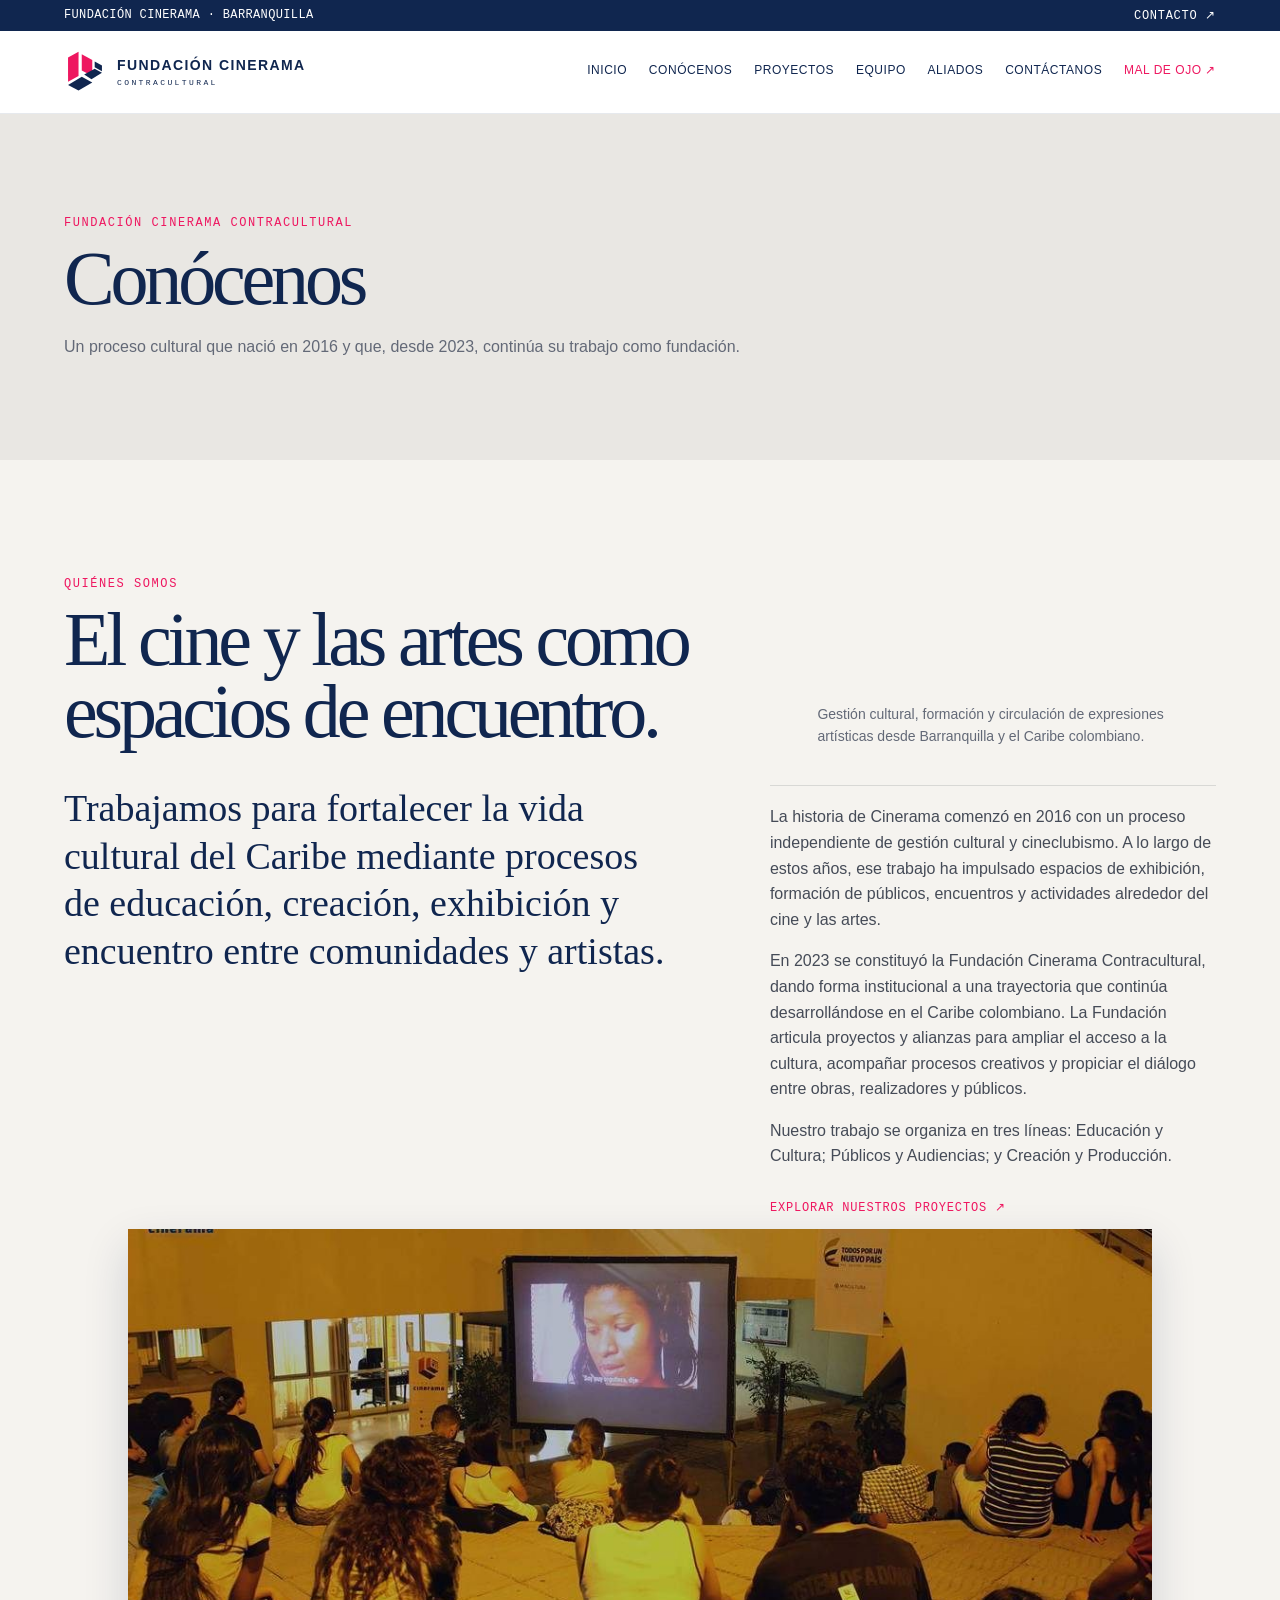
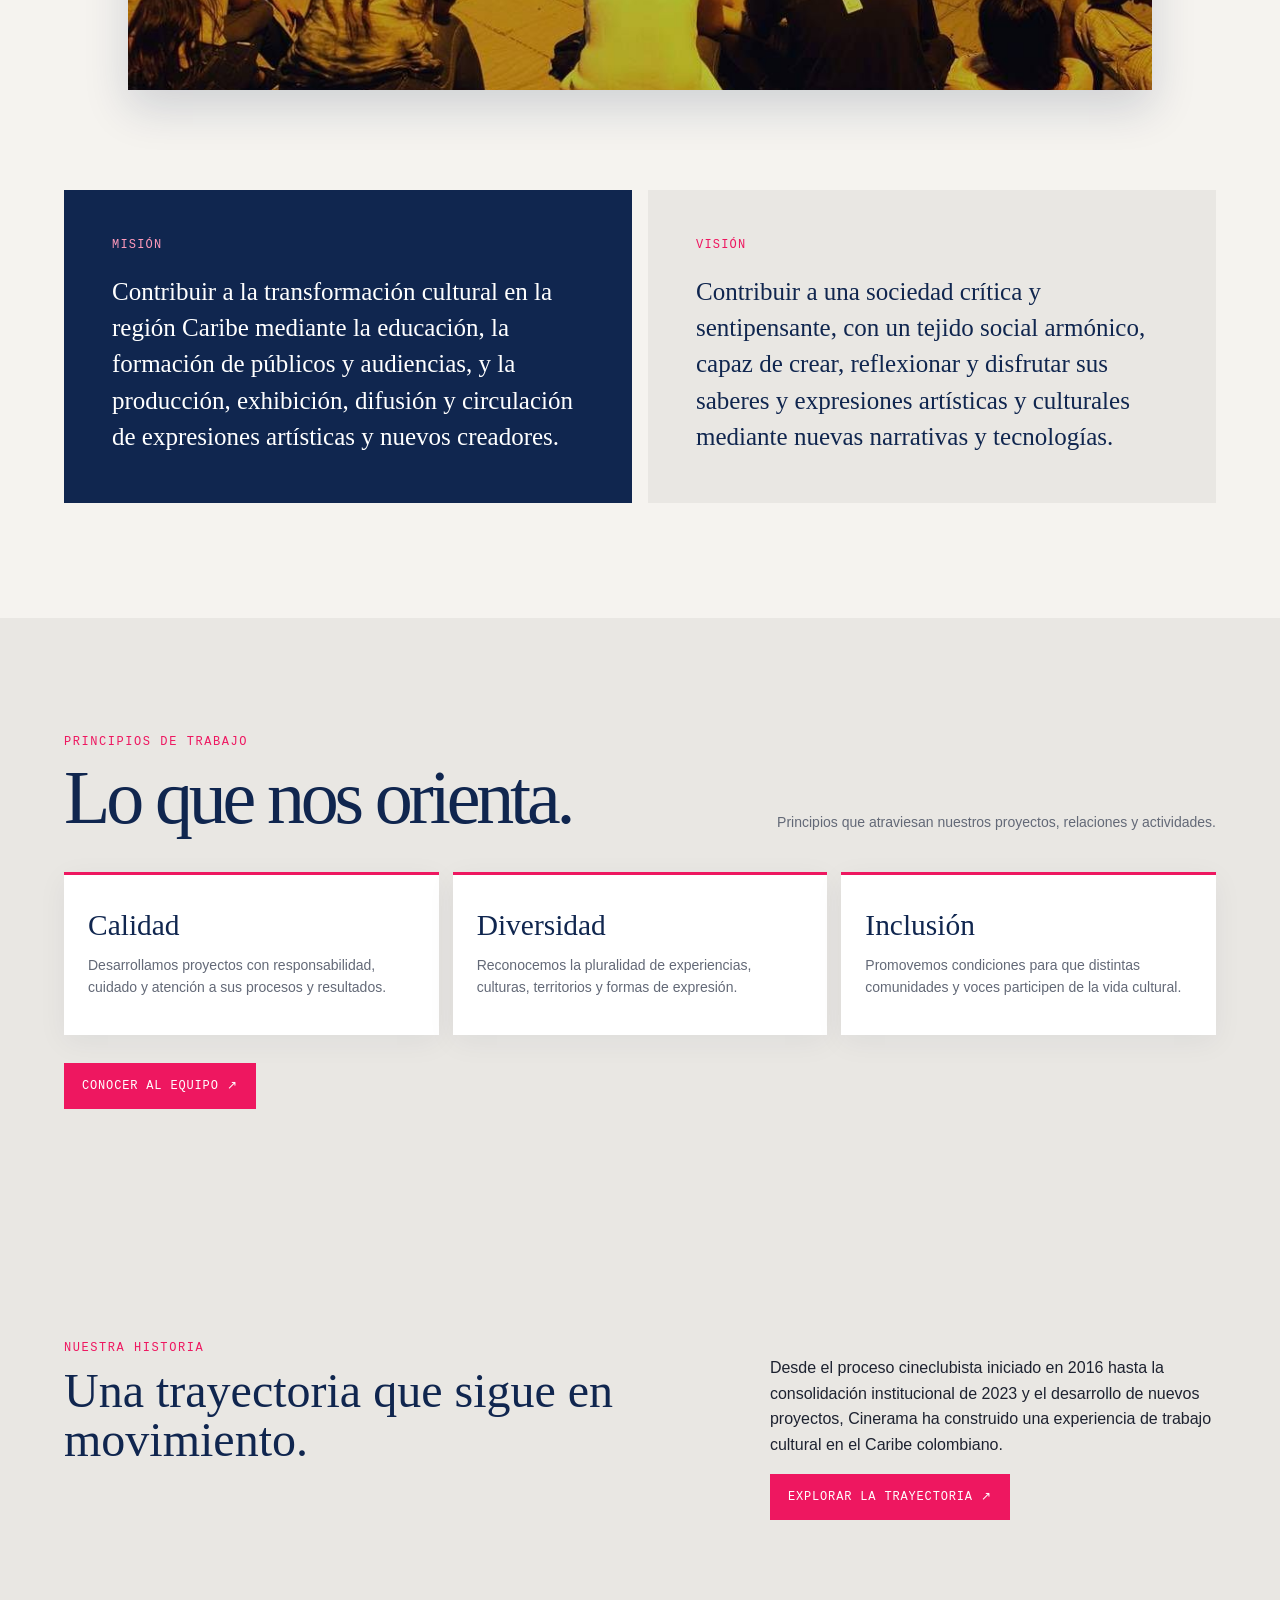
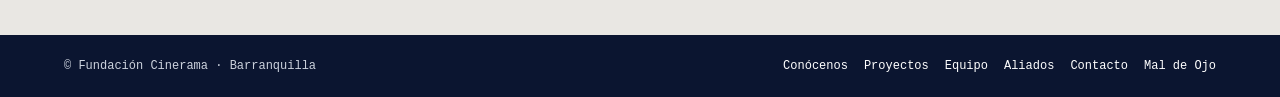
<file: cinerama/conocenos.html>
<!doctype html>
<html lang="es">
<head>
<meta charset="utf-8"><meta name="viewport" content="width=device-width, initial-scale=1"><meta name="theme-color" content="#10264f">
<meta name="description" content="Conoce la Fundación Cinerama Contracultural: un proceso cultural iniciado en 2016 y constituido como fundación en 2023, dedicado al cine, la educación y la gestión cultural en el Caribe colombiano.">
<meta property="og:type" content="website"><meta property="og:locale" content="es_CO"><meta property="og:title" content="Conócenos · Fundación Cinerama Contracultural"><meta property="og:description" content="Un proceso cultural iniciado en 2016 y constituido como fundación en 2023."><meta property="og:image" content="https://aguileracogollo-cell.github.io/mal-de-ojo-preview-2026/media/encuentro-cine-al-aire-libre.jpg">
<title>Conócenos · Fundación Cinerama Contracultural</title><link rel="stylesheet" href="site.css">
</head>
<body>
<a class="skip" href="#contenido">Saltar al contenido</a>
<div class="topline"><span>Fundación Cinerama · Barranquilla</span><a href="contacto.html">Contacto ↗</a></div>
<header class="site-head"><div class="wrap head-inner">
<a class="brand" href="index.html" aria-label="Fundación Cinerama, inicio"><svg class="brand-logo" viewBox="0 0 52 52" role="img" aria-label="Isotipo Cinerama"><path d="M5 8 18 1v30L5 38z" fill="#ee1760"/><path d="M22 4 35 11v20l-13-7z" fill="#ee1760"/><path d="M5 42 22 32l13 7-17 10z" fill="#10264f"/><path d="m25 29 13-7 9 5-13 8z" fill="#10264f"/><path d="m38 13 9 5v7l-9-5z" fill="#10264f"/></svg><span>FUNDACIÓN CINERAMA<small>CONTRACULTURAL</small></span></a>
<button class="menu-btn" aria-expanded="false" aria-controls="nav-principal">Menú</button>
<nav class="nav" id="nav-principal" aria-label="Navegación principal"><a href="index.html">Inicio</a><a href="conocenos.html" aria-current="page">Conócenos</a><a href="proyectos.html">Proyectos</a><a href="equipo.html">Equipo</a><a href="aliados.html">Aliados</a><a href="contacto.html">Contáctanos</a><a class="nav-festival" href="../index.html">Mal de Ojo ↗</a></nav>
</div></header>
<main id="contenido"><section class="page-hero"><div class="wrap"><div class="eyebrow">Fundación Cinerama Contracultural</div><h1>Conócenos</h1><p>Un proceso cultural que nació en 2016 y que, desde 2023, continúa su trabajo como fundación.</p></div></section>
<section class="section"><div class="wrap"><div class="section-head"><div><div class="eyebrow">Quiénes somos</div><h2>El cine y las artes como espacios de encuentro.</h2></div><p>Gestión cultural, formación y circulación de expresiones artísticas desde Barranquilla y el Caribe colombiano.</p></div><div class="intro-grid"><p class="intro-lead">Trabajamos para fortalecer la vida cultural del Caribe mediante procesos de educación, creación, exhibición y encuentro entre comunidades y artistas.</p><div class="intro-copy"><p>La historia de Cinerama comenzó en 2016 con un proceso independiente de gestión cultural y cineclubismo. A lo largo de estos años, ese trabajo ha impulsado espacios de exhibición, formación de públicos, encuentros y actividades alrededor del cine y las artes.</p><p>En 2023 se constituyó la Fundación Cinerama Contracultural, dando forma institucional a una trayectoria que continúa desarrollándose en el Caribe colombiano. La Fundación articula proyectos y alianzas para ampliar el acceso a la cultura, acompañar procesos creativos y propiciar el diálogo entre obras, realizadores y públicos.</p><p>Nuestro trabajo se organiza en tres líneas: Educación y Cultura; Públicos y Audiencias; y Creación y Producción.</p><a class="card-link" href="proyectos.html">Explorar nuestros proyectos ↗</a></div></div>
<figure class="about-wide-photo"><img src="../media/proyeccion-uninorte.jpg" alt="Público reunido durante una proyección cinematográfica en la Universidad del Norte" loading="lazy"></figure>
<div class="split-cards"><article class="feature-card"><h3>Misión</h3><p>Contribuir a la transformación cultural en la región Caribe mediante la educación, la formación de públicos y audiencias, y la producción, exhibición, difusión y circulación de expresiones artísticas y nuevos creadores.</p></article><article class="feature-card"><h3>Visión</h3><p>Contribuir a una sociedad crítica y sentipensante, con un tejido social armónico, capaz de crear, reflexionar y disfrutar sus saberes y expresiones artísticas y culturales mediante nuevas narrativas y tecnologías.</p></article></div></div></section>
<section class="section" style="background:#e9e7e3"><div class="wrap"><div class="section-head"><div><div class="eyebrow">Principios de trabajo</div><h2>Lo que nos orienta.</h2></div><p>Principios que atraviesan nuestros proyectos, relaciones y actividades.</p></div><div class="value-grid"><article class="value-card"><h3>Calidad</h3><p>Desarrollamos proyectos con responsabilidad, cuidado y atención a sus procesos y resultados.</p></article><article class="value-card"><h3>Diversidad</h3><p>Reconocemos la pluralidad de experiencias, culturas, territorios y formas de expresión.</p></article><article class="value-card"><h3>Inclusión</h3><p>Promovemos condiciones para que distintas comunidades y voces participen de la vida cultural.</p></article></div><a class="button" style="margin-top:28px" href="equipo.html">Conocer al equipo ↗</a></div></section>
<section class="section trajectory-callout"><div class="wrap intro-grid"><div><div class="eyebrow">Nuestra historia</div><h2>Una trayectoria que sigue en movimiento.</h2></div><div><p>Desde el proceso cineclubista iniciado en 2016 hasta la consolidación institucional de 2023 y el desarrollo de nuevos proyectos, Cinerama ha construido una experiencia de trabajo cultural en el Caribe colombiano.</p><a class="button" href="trayectoria.html">Explorar la trayectoria ↗</a></div></div></section></main>
<footer class="foot"><span>© Fundación Cinerama · Barranquilla</span><nav class="foot-links" aria-label="Navegación de pie"><a href="conocenos.html">Conócenos</a><a href="proyectos.html">Proyectos</a><a href="equipo.html">Equipo</a><a href="aliados.html">Aliados</a><a href="contacto.html">Contacto</a><a href="../index.html">Mal de Ojo</a></nav></footer>
<script>
const menuButton=document.querySelector(".menu-btn"),navigation=document.querySelector("#nav-principal");
if(menuButton&&navigation){menuButton.addEventListener("click",()=>{const isOpen=menuButton.getAttribute("aria-expanded")==="true";menuButton.setAttribute("aria-expanded",String(!isOpen));navigation.classList.toggle("is-open",!isOpen);menuButton.textContent=isOpen?"Menú":"Cerrar"});navigation.addEventListener("click",event=>{if(event.target.closest("a")){menuButton.setAttribute("aria-expanded","false");navigation.classList.remove("is-open");menuButton.textContent="Menú"}})}
</script>
</body></html>
</file>
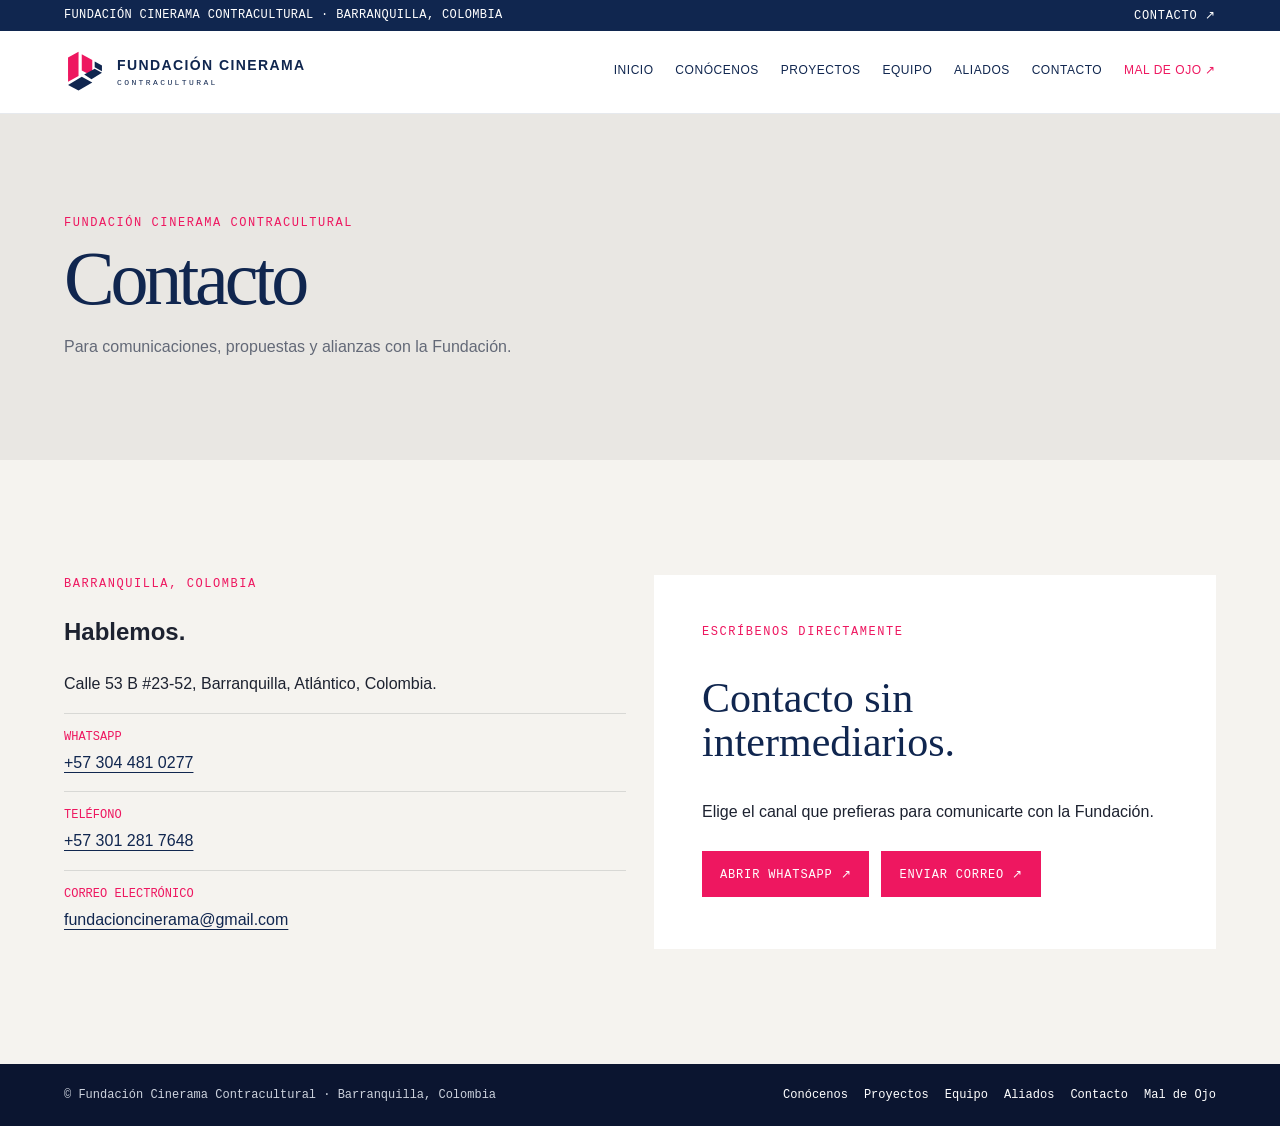
<file: cinerama/contacto.html>
<!doctype html><html lang="es"><head><meta charset="utf-8"><meta name="viewport" content="width=device-width, initial-scale=1"><meta name="theme-color" content="#10264f"><meta name="description" content="Información de contacto de Fundación Cinerama Contracultural en Barranquilla, Colombia."><meta property="og:type" content="website"><meta property="og:locale" content="es_CO"><meta property="og:title" content="Contacto · Fundación Cinerama Contracultural"><meta property="og:description" content="Información de contacto de Fundación Cinerama Contracultural en Barranquilla, Colombia."><meta property="og:image" content="https://aguileracogollo-cell.github.io/mal-de-ojo-preview-2026/media/publico-en-sala.jpg"><title>Contacto · Fundación Cinerama Contracultural</title><link rel="stylesheet" href="site.css"></head><body><a class="skip" href="#contenido">Saltar al contenido</a><div class="topline"><span>Fundación Cinerama Contracultural · Barranquilla, Colombia</span><a href="contacto.html">Contacto ↗</a></div>
<header class="site-head"><div class="wrap head-inner">
<a class="brand" href="index.html" aria-label="Fundación Cinerama, inicio"><svg class="brand-logo" viewBox="0 0 52 52" role="img" aria-label="Isotipo Cinerama"><path d="M5 8 18 1v30L5 38z" fill="#ee1760"/><path d="M22 4 35 11v20l-13-7z" fill="#ee1760"/><path d="M5 42 22 32l13 7-17 10z" fill="#10264f"/><path d="m25 29 13-7 9 5-13 8z" fill="#10264f"/><path d="m38 13 9 5v7l-9-5z" fill="#10264f"/></svg><span>FUNDACIÓN CINERAMA<small>CONTRACULTURAL</small></span></a>
<button class="menu-btn" aria-expanded="false" aria-controls="nav-principal">Menú</button>
<nav class="nav" id="nav-principal" aria-label="Navegación principal">
<a href="index.html" >Inicio</a><a href="conocenos.html" >Conócenos</a><a href="proyectos.html" >Proyectos</a><a href="equipo.html" >Equipo</a><a href="aliados.html" >Aliados</a><a href="contacto.html" aria-current="page">Contacto</a><a class="nav-festival" href="../index.html">Mal de Ojo ↗</a>
</nav></div></header><main id="contenido">
<section class="page-hero"><div class="wrap"><div class="eyebrow">Fundación Cinerama Contracultural</div><h1>Contacto</h1><p>Para comunicaciones, propuestas y alianzas con la Fundación.</p></div></section>
<section class="section"><div class="wrap contact-grid">
<div><div class="eyebrow">Barranquilla, Colombia</div><h2>Hablemos.</h2><p>Calle 53 B #23-52, Barranquilla, Atlántico, Colombia.</p>
<div class="contact-item"><span>WhatsApp</span><a href="https://wa.me/573044810277" target="_blank" rel="noopener noreferrer">+57 304 481 0277</a></div>
<div class="contact-item"><span>Teléfono</span><a href="tel:+573012817648">+57 301 281 7648</a></div>
<div class="contact-item"><span>Correo electrónico</span><a href="mailto:fundacioncinerama@gmail.com">fundacioncinerama@gmail.com</a></div>
</div>
<div class="support-copy"><div class="eyebrow">Escríbenos directamente</div><h2>Contacto sin intermediarios.</h2><p>Elige el canal que prefieras para comunicarte con la Fundación.</p><div class="hero-actions"><a class="button" href="https://wa.me/573044810277" target="_blank" rel="noopener noreferrer">Abrir WhatsApp ↗</a><a class="button" href="mailto:fundacioncinerama@gmail.com">Enviar correo ↗</a></div></div>
</div></section></main><footer class="foot"><span>© Fundación Cinerama Contracultural · Barranquilla, Colombia</span><nav class="foot-links" aria-label="Navegación de pie"><a href="conocenos.html">Conócenos</a><a href="proyectos.html">Proyectos</a><a href="equipo.html">Equipo</a><a href="aliados.html">Aliados</a><a href="contacto.html">Contacto</a><a href="../index.html">Mal de Ojo</a></nav></footer>
<script>const menuButton=document.querySelector(".menu-btn"),navigation=document.querySelector("#nav-principal");if(menuButton&&navigation){menuButton.addEventListener("click",()=>{const isOpen=menuButton.getAttribute("aria-expanded")==="true";menuButton.setAttribute("aria-expanded",String(!isOpen));navigation.classList.toggle("is-open",!isOpen);menuButton.textContent=isOpen?"Menú":"Cerrar"});navigation.addEventListener("click",event=>{if(event.target.closest("a")){menuButton.setAttribute("aria-expanded","false");navigation.classList.remove("is-open");menuButton.textContent="Menú"}})}</script></body></html>
</file>
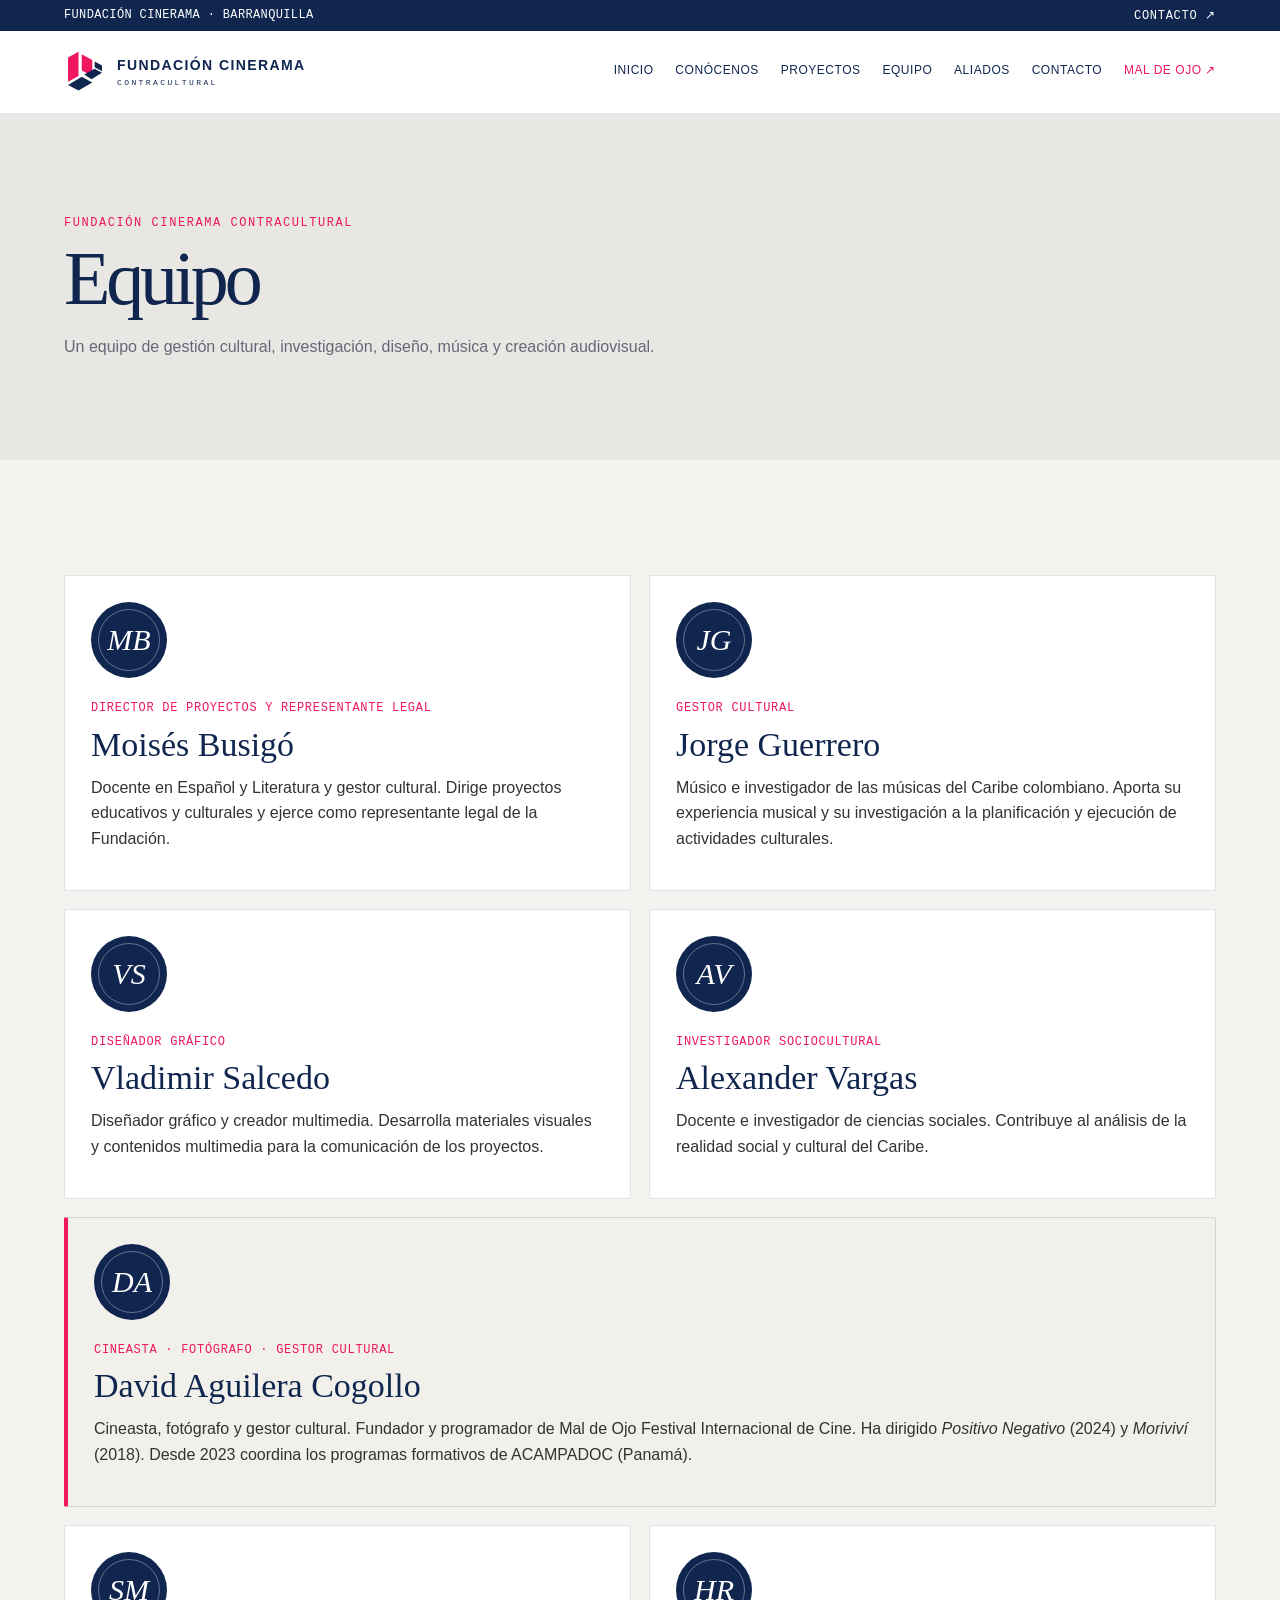
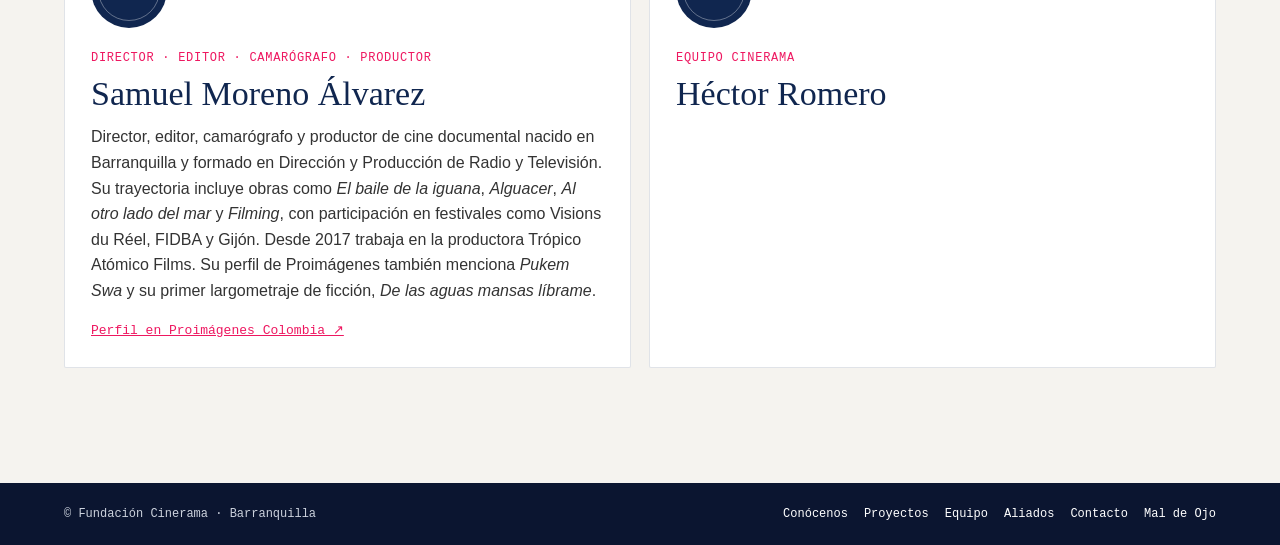
<file: cinerama/equipo.html>
<!doctype html><html lang="es"><head><meta charset="utf-8"><meta name="viewport" content="width=device-width, initial-scale=1"><meta name="theme-color" content="#10264f"><meta name="description" content="Equipo de Fundación Cinerama Contracultural."><meta property="og:type" content="website"><meta property="og:locale" content="es_CO"><meta property="og:title" content="Equipo · Fundación Cinerama Contracultural"><meta property="og:description" content="Equipo de Fundación Cinerama Contracultural."><meta property="og:image" content="https://aguileracogollo-cell.github.io/mal-de-ojo-preview-2026/media/publico-en-sala.jpg"><title>Equipo · Fundación Cinerama Contracultural</title><link rel="stylesheet" href="site.css"></head><body><a class="skip" href="#contenido">Saltar al contenido</a><div class="topline"><span>Fundación Cinerama · Barranquilla</span><a href="contacto.html">Contacto ↗</a></div>
<header class="site-head"><div class="wrap head-inner">
<a class="brand" href="index.html" aria-label="Fundación Cinerama, inicio"><svg class="brand-logo" viewBox="0 0 52 52" role="img" aria-label="Isotipo Cinerama"><path d="M5 8 18 1v30L5 38z" fill="#ee1760"/><path d="M22 4 35 11v20l-13-7z" fill="#ee1760"/><path d="M5 42 22 32l13 7-17 10z" fill="#10264f"/><path d="m25 29 13-7 9 5-13 8z" fill="#10264f"/><path d="m38 13 9 5v7l-9-5z" fill="#10264f"/></svg><span>FUNDACIÓN CINERAMA<small>CONTRACULTURAL</small></span></a>
<button class="menu-btn" aria-expanded="false" aria-controls="nav-principal">Menú</button>
<nav class="nav" id="nav-principal" aria-label="Navegación principal">
<a href="index.html" >Inicio</a><a href="conocenos.html" >Conócenos</a><a href="proyectos.html" >Proyectos</a><a href="equipo.html" aria-current="page">Equipo</a><a href="aliados.html" >Aliados</a><a href="contacto.html" >Contacto</a><a class="nav-festival" href="../index.html">Mal de Ojo ↗</a>
</nav></div></header><main id="contenido">
<section class="page-hero"><div class="wrap"><div class="eyebrow">Fundación Cinerama Contracultural</div><h1>Equipo</h1><p>Un equipo de gestión cultural, investigación, diseño, música y creación audiovisual.</p></div></section>
<section class="section"><div class="wrap"><div class="team-grid">
<article class="team-card"><div class="team-initials" aria-hidden="true">MB</div><span class="team-role">Director de Proyectos y Representante Legal</span><h2>Moisés Busigó</h2><p>Docente en Español y Literatura y gestor cultural. Dirige proyectos educativos y culturales y ejerce como representante legal de la Fundación.</p></article>
<article class="team-card"><div class="team-initials" aria-hidden="true">JG</div><span class="team-role">Gestor Cultural</span><h2>Jorge Guerrero</h2><p>Músico e investigador de las músicas del Caribe colombiano. Aporta su experiencia musical y su investigación a la planificación y ejecución de actividades culturales.</p></article>
<article class="team-card"><div class="team-initials" aria-hidden="true">VS</div><span class="team-role">Diseñador Gráfico</span><h2>Vladimir Salcedo</h2><p>Diseñador gráfico y creador multimedia. Desarrolla materiales visuales y contenidos multimedia para la comunicación de los proyectos.</p></article>
<article class="team-card"><div class="team-initials" aria-hidden="true">AV</div><span class="team-role">Investigador Sociocultural</span><h2>Alexander Vargas</h2><p>Docente e investigador de ciencias sociales. Contribuye al análisis de la realidad social y cultural del Caribe.</p></article>
<article class="team-card team-card-featured"><div class="team-initials" aria-hidden="true">DA</div><span class="team-role">Cineasta · Fotógrafo · Gestor cultural</span><h2>David Aguilera Cogollo</h2><p>Cineasta, fotógrafo y gestor cultural. Fundador y programador de Mal de Ojo Festival Internacional de Cine. Ha dirigido <em>Positivo Negativo</em> (2024) y <em>Moriviví</em> (2018). Desde 2023 coordina los programas formativos de ACAMPADOC (Panamá).</p></article>
<article class="team-card"><div class="team-initials" aria-hidden="true">SM</div><span class="team-role">Director · Editor · Camarógrafo · Productor</span><h2>Samuel Moreno Álvarez</h2><p>Director, editor, camarógrafo y productor de cine documental nacido en Barranquilla y formado en Dirección y Producción de Radio y Televisión. Su trayectoria incluye obras como <em>El baile de la iguana</em>, <em>Alguacer</em>, <em>Al otro lado del mar</em> y <em>Filming</em>, con participación en festivales como Visions du Réel, FIDBA y Gijón. Desde 2017 trabaja en la productora Trópico Atómico Films. Su perfil de Proimágenes también menciona <em>Pukem Swa</em> y su primer largometraje de ficción, <em>De las aguas mansas líbrame</em>.</p><a class="source-link" href="https://www.proimagenescolombia.com/secciones/cine_colombiano/perfiles/perfil_persona.php?id_perfil=4600" target="_blank" rel="noopener noreferrer">Perfil en Proimágenes Colombia ↗</a></article>
<article class="team-card"><div class="team-initials" aria-hidden="true">HR</div><span class="team-role">Equipo Cinerama</span><h2>Héctor Romero</h2></article>
</div></div></section></main><footer class="foot"><span>© Fundación Cinerama · Barranquilla</span><nav class="foot-links" aria-label="Navegación de pie"><a href="conocenos.html">Conócenos</a><a href="proyectos.html">Proyectos</a><a href="equipo.html">Equipo</a><a href="aliados.html">Aliados</a><a href="contacto.html">Contacto</a><a href="../index.html">Mal de Ojo</a></nav></footer>
<script>const menuButton=document.querySelector(".menu-btn"),navigation=document.querySelector("#nav-principal");if(menuButton&&navigation){menuButton.addEventListener("click",()=>{const isOpen=menuButton.getAttribute("aria-expanded")==="true";menuButton.setAttribute("aria-expanded",String(!isOpen));navigation.classList.toggle("is-open",!isOpen);menuButton.textContent=isOpen?"Menú":"Cerrar"});navigation.addEventListener("click",event=>{if(event.target.closest("a")){menuButton.setAttribute("aria-expanded","false");navigation.classList.remove("is-open");menuButton.textContent="Menú"}})}</script></body></html>
</file>
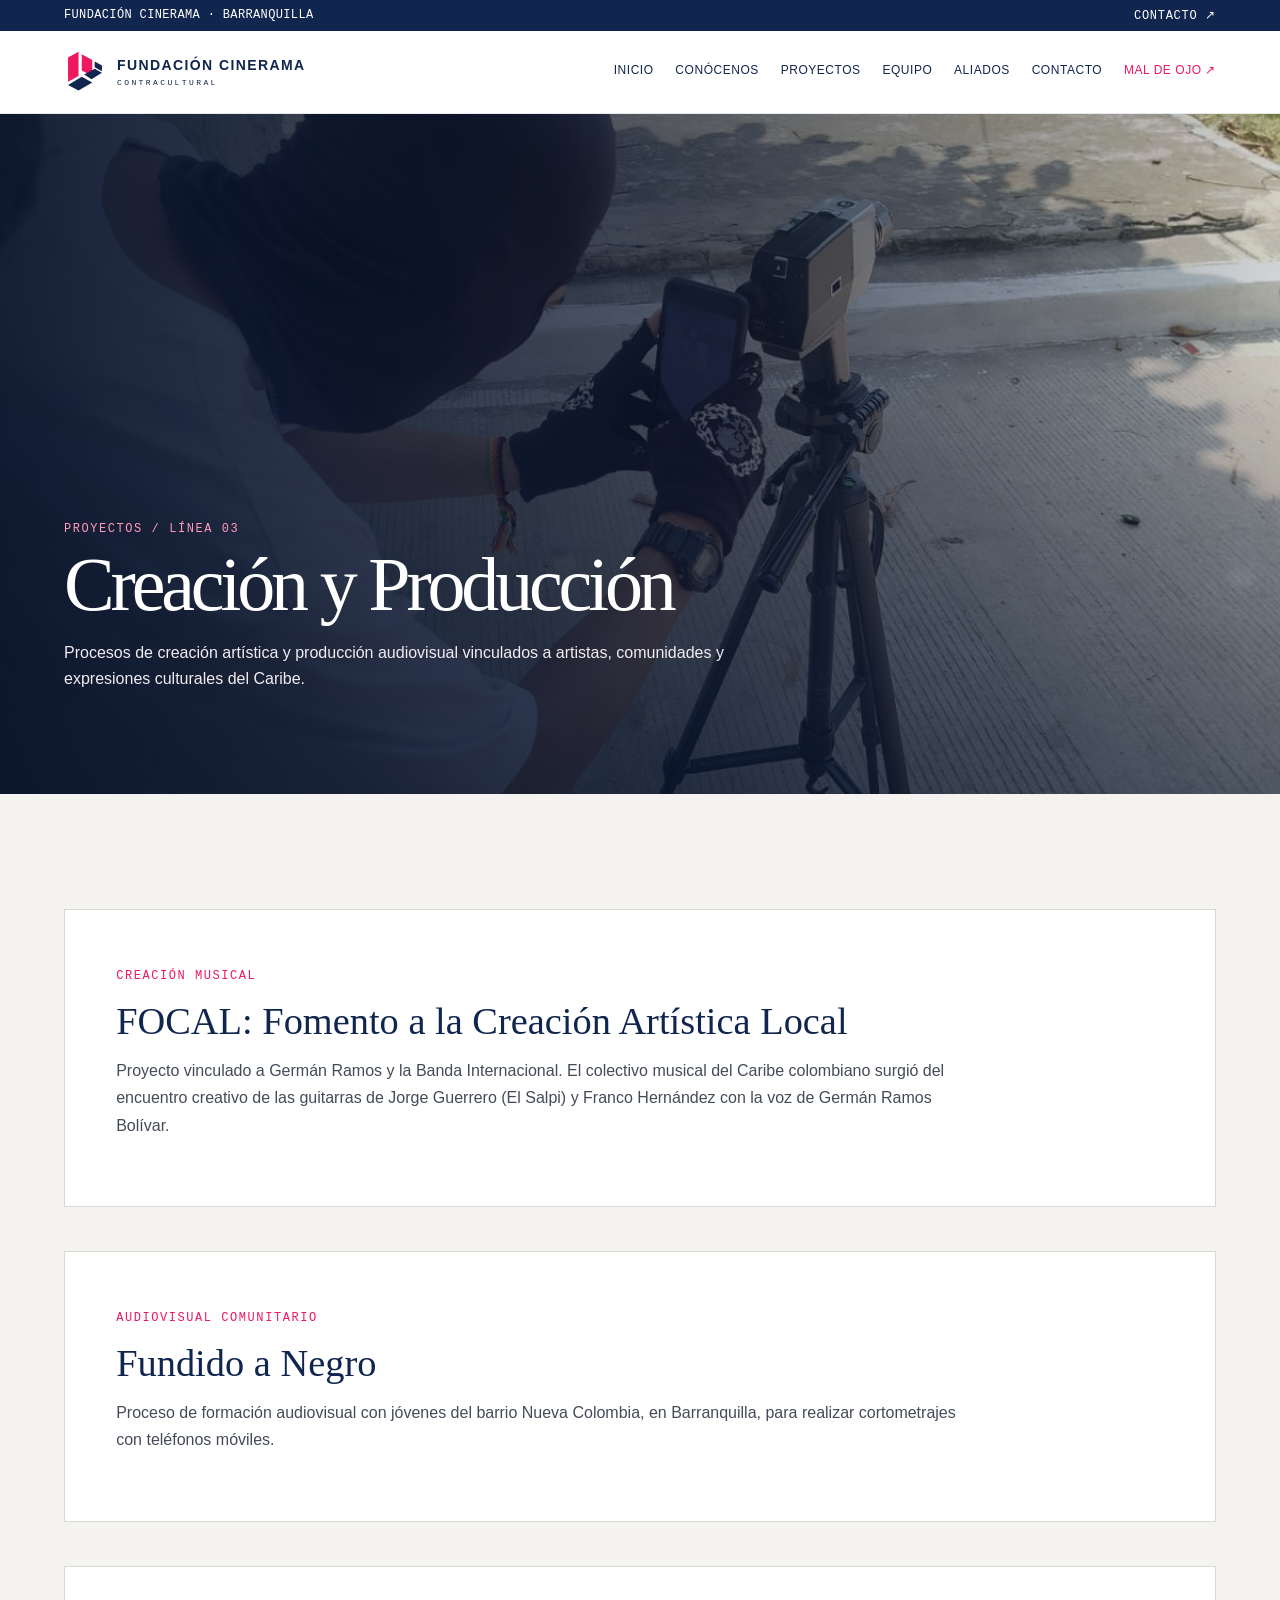
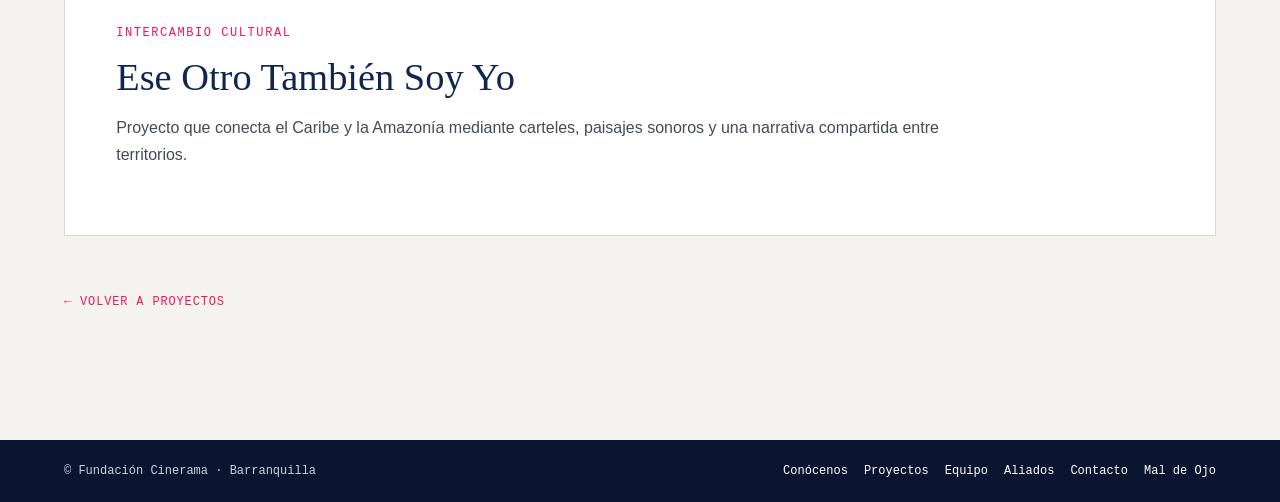
<file: cinerama/linea-creacion-produccion.html>
<!doctype html><html lang="es"><head><meta charset="utf-8"><meta name="viewport" content="width=device-width, initial-scale=1"><meta name="theme-color" content="#10264f"><meta name="description" content="Línea Creación y Producción de Fundación Cinerama Contracultural."><meta property="og:type" content="website"><meta property="og:locale" content="es_CO"><meta property="og:title" content="Creación y Producción · Fundación Cinerama Contracultural"><meta property="og:description" content="Línea Creación y Producción de Fundación Cinerama Contracultural."><meta property="og:image" content="https://aguileracogollo-cell.github.io/mal-de-ojo-preview-2026/media/publico-en-sala.jpg"><title>Creación y Producción · Fundación Cinerama Contracultural</title><link rel="stylesheet" href="site.css"></head><body><a class="skip" href="#contenido">Saltar al contenido</a><div class="topline"><span>Fundación Cinerama · Barranquilla</span><a href="contacto.html">Contacto ↗</a></div>
<header class="site-head"><div class="wrap head-inner">
<a class="brand" href="index.html" aria-label="Fundación Cinerama, inicio"><svg class="brand-logo" viewBox="0 0 52 52" role="img" aria-label="Isotipo Cinerama"><path d="M5 8 18 1v30L5 38z" fill="#ee1760"/><path d="M22 4 35 11v20l-13-7z" fill="#ee1760"/><path d="M5 42 22 32l13 7-17 10z" fill="#10264f"/><path d="m25 29 13-7 9 5-13 8z" fill="#10264f"/><path d="m38 13 9 5v7l-9-5z" fill="#10264f"/></svg><span>FUNDACIÓN CINERAMA<small>CONTRACULTURAL</small></span></a>
<button class="menu-btn" aria-expanded="false" aria-controls="nav-principal">Menú</button>
<nav class="nav" id="nav-principal" aria-label="Navegación principal">
<a href="index.html" >Inicio</a><a href="conocenos.html" >Conócenos</a><a href="proyectos.html" aria-current="page">Proyectos</a><a href="equipo.html" >Equipo</a><a href="aliados.html" >Aliados</a><a href="contacto.html" >Contacto</a><a class="nav-festival" href="../index.html">Mal de Ojo ↗</a>
</nav></div></header><main id="contenido"><section class="page-hero line-cinema-hero"><img class="line-hero-image" src="../media/rodaje-cineclub.jpg" alt="Registro de un rodaje audiovisual comunitario"><div class="line-hero-shade"></div><div class="wrap line-hero-copy"><div class="eyebrow"><a href="proyectos.html">Proyectos</a> / Línea 03</div><h1>Creación y Producción</h1><p>Procesos de creación artística y producción audiovisual vinculados a artistas, comunidades y expresiones culturales del Caribe.</p></div></section><section class="section"><div class="wrap project-list"><article class="project-detail" id="focal"><span class="eyebrow">Creación musical</span><h2>FOCAL: Fomento a la Creación Artística Local</h2><p>Proyecto vinculado a Germán Ramos y la Banda Internacional. El colectivo musical del Caribe colombiano surgió del encuentro creativo de las guitarras de Jorge Guerrero (El Salpi) y Franco Hernández con la voz de Germán Ramos Bolívar.</p></article><article class="project-detail" id="fundido-a-negro"><span class="eyebrow">Audiovisual comunitario</span><h2>Fundido a Negro</h2><p>Proceso de formación audiovisual con jóvenes del barrio Nueva Colombia, en Barranquilla, para realizar cortometrajes con teléfonos móviles.</p></article><article class="project-detail" id="ese-otro"><span class="eyebrow">Intercambio cultural</span><h2>Ese Otro También Soy Yo</h2><p>Proyecto que conecta el Caribe y la Amazonía mediante carteles, paisajes sonoros y una narrativa compartida entre territorios.</p></article><a class="card-link" href="proyectos.html">← Volver a proyectos</a></div></section></main><footer class="foot"><span>© Fundación Cinerama · Barranquilla</span><nav class="foot-links" aria-label="Navegación de pie"><a href="conocenos.html">Conócenos</a><a href="proyectos.html">Proyectos</a><a href="equipo.html">Equipo</a><a href="aliados.html">Aliados</a><a href="contacto.html">Contacto</a><a href="../index.html">Mal de Ojo</a></nav></footer>
<script>const menuButton=document.querySelector(".menu-btn"),navigation=document.querySelector("#nav-principal");if(menuButton&&navigation){menuButton.addEventListener("click",()=>{const isOpen=menuButton.getAttribute("aria-expanded")==="true";menuButton.setAttribute("aria-expanded",String(!isOpen));navigation.classList.toggle("is-open",!isOpen);menuButton.textContent=isOpen?"Menú":"Cerrar"});navigation.addEventListener("click",event=>{if(event.target.closest("a")){menuButton.setAttribute("aria-expanded","false");navigation.classList.remove("is-open");menuButton.textContent="Menú"}})}</script></body></html>
</file>
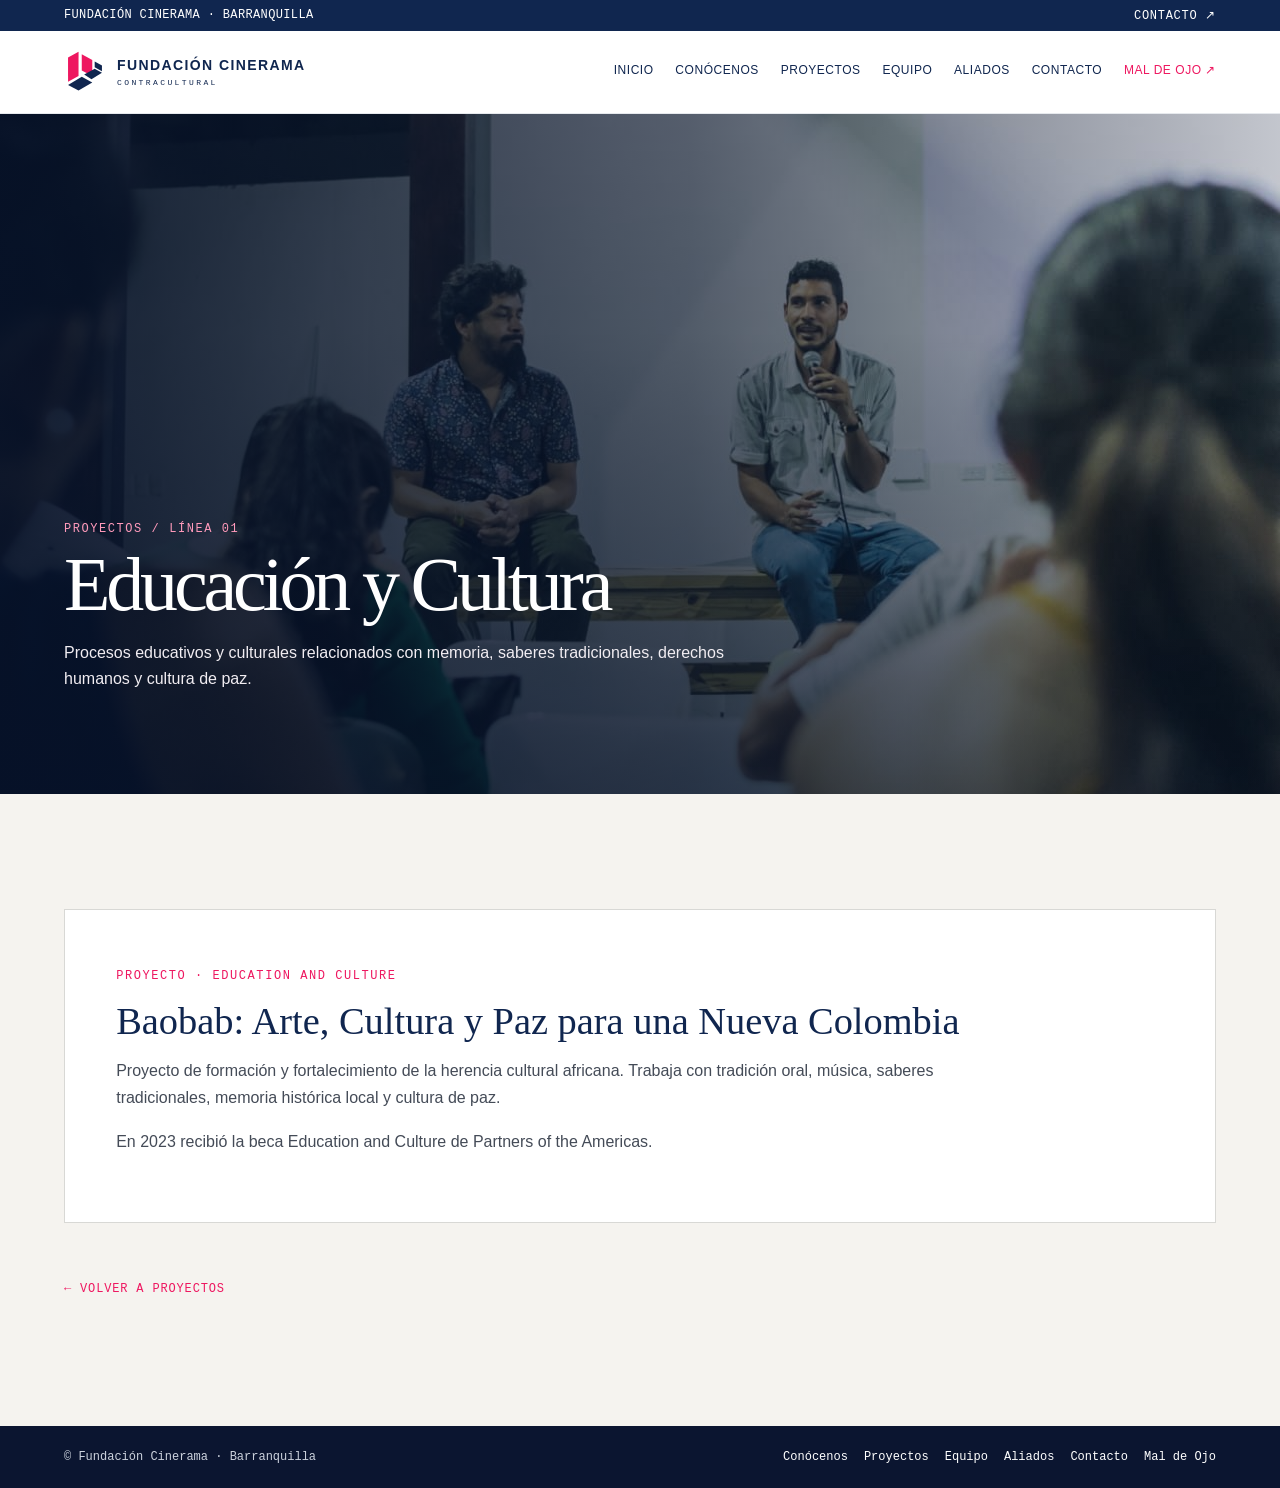
<file: cinerama/linea-educacion-cultura.html>
<!doctype html><html lang="es"><head><meta charset="utf-8"><meta name="viewport" content="width=device-width, initial-scale=1"><meta name="theme-color" content="#10264f"><meta name="description" content="Línea Educación y Cultura de Fundación Cinerama Contracultural."><meta property="og:type" content="website"><meta property="og:locale" content="es_CO"><meta property="og:title" content="Educación y Cultura · Fundación Cinerama Contracultural"><meta property="og:description" content="Línea Educación y Cultura de Fundación Cinerama Contracultural."><meta property="og:image" content="https://aguileracogollo-cell.github.io/mal-de-ojo-preview-2026/media/publico-en-sala.jpg"><title>Educación y Cultura · Fundación Cinerama Contracultural</title><link rel="stylesheet" href="site.css"></head><body><a class="skip" href="#contenido">Saltar al contenido</a><div class="topline"><span>Fundación Cinerama · Barranquilla</span><a href="contacto.html">Contacto ↗</a></div>
<header class="site-head"><div class="wrap head-inner">
<a class="brand" href="index.html" aria-label="Fundación Cinerama, inicio"><svg class="brand-logo" viewBox="0 0 52 52" role="img" aria-label="Isotipo Cinerama"><path d="M5 8 18 1v30L5 38z" fill="#ee1760"/><path d="M22 4 35 11v20l-13-7z" fill="#ee1760"/><path d="M5 42 22 32l13 7-17 10z" fill="#10264f"/><path d="m25 29 13-7 9 5-13 8z" fill="#10264f"/><path d="m38 13 9 5v7l-9-5z" fill="#10264f"/></svg><span>FUNDACIÓN CINERAMA<small>CONTRACULTURAL</small></span></a>
<button class="menu-btn" aria-expanded="false" aria-controls="nav-principal">Menú</button>
<nav class="nav" id="nav-principal" aria-label="Navegación principal">
<a href="index.html" >Inicio</a><a href="conocenos.html" >Conócenos</a><a href="proyectos.html" aria-current="page">Proyectos</a><a href="equipo.html" >Equipo</a><a href="aliados.html" >Aliados</a><a href="contacto.html" >Contacto</a><a class="nav-festival" href="../index.html">Mal de Ojo ↗</a>
</nav></div></header><main id="contenido"><section class="page-hero line-cinema-hero"><img class="line-hero-image" src="../media/conversatorio-moi-busigo.jpg" alt="Encuentro cultural y conversación sobre memoria y saberes"><div class="line-hero-shade"></div><div class="wrap line-hero-copy"><div class="eyebrow"><a href="proyectos.html">Proyectos</a> / Línea 01</div><h1>Educación y Cultura</h1><p>Procesos educativos y culturales relacionados con memoria, saberes tradicionales, derechos humanos y cultura de paz.</p></div></section><section class="section"><div class="wrap project-list"><article class="project-detail" id="baobab"><span class="eyebrow">Proyecto · Education and Culture</span><h2>Baobab: Arte, Cultura y Paz para una Nueva Colombia</h2><p>Proyecto de formación y fortalecimiento de la herencia cultural africana. Trabaja con tradición oral, música, saberes tradicionales, memoria histórica local y cultura de paz.</p><p>En 2023 recibió la beca Education and Culture de Partners of the Americas.</p></article><a class="card-link" href="proyectos.html">← Volver a proyectos</a></div></section></main><footer class="foot"><span>© Fundación Cinerama · Barranquilla</span><nav class="foot-links" aria-label="Navegación de pie"><a href="conocenos.html">Conócenos</a><a href="proyectos.html">Proyectos</a><a href="equipo.html">Equipo</a><a href="aliados.html">Aliados</a><a href="contacto.html">Contacto</a><a href="../index.html">Mal de Ojo</a></nav></footer>
<script>const menuButton=document.querySelector(".menu-btn"),navigation=document.querySelector("#nav-principal");if(menuButton&&navigation){menuButton.addEventListener("click",()=>{const isOpen=menuButton.getAttribute("aria-expanded")==="true";menuButton.setAttribute("aria-expanded",String(!isOpen));navigation.classList.toggle("is-open",!isOpen);menuButton.textContent=isOpen?"Menú":"Cerrar"});navigation.addEventListener("click",event=>{if(event.target.closest("a")){menuButton.setAttribute("aria-expanded","false");navigation.classList.remove("is-open");menuButton.textContent="Menú"}})}</script></body></html>
</file>
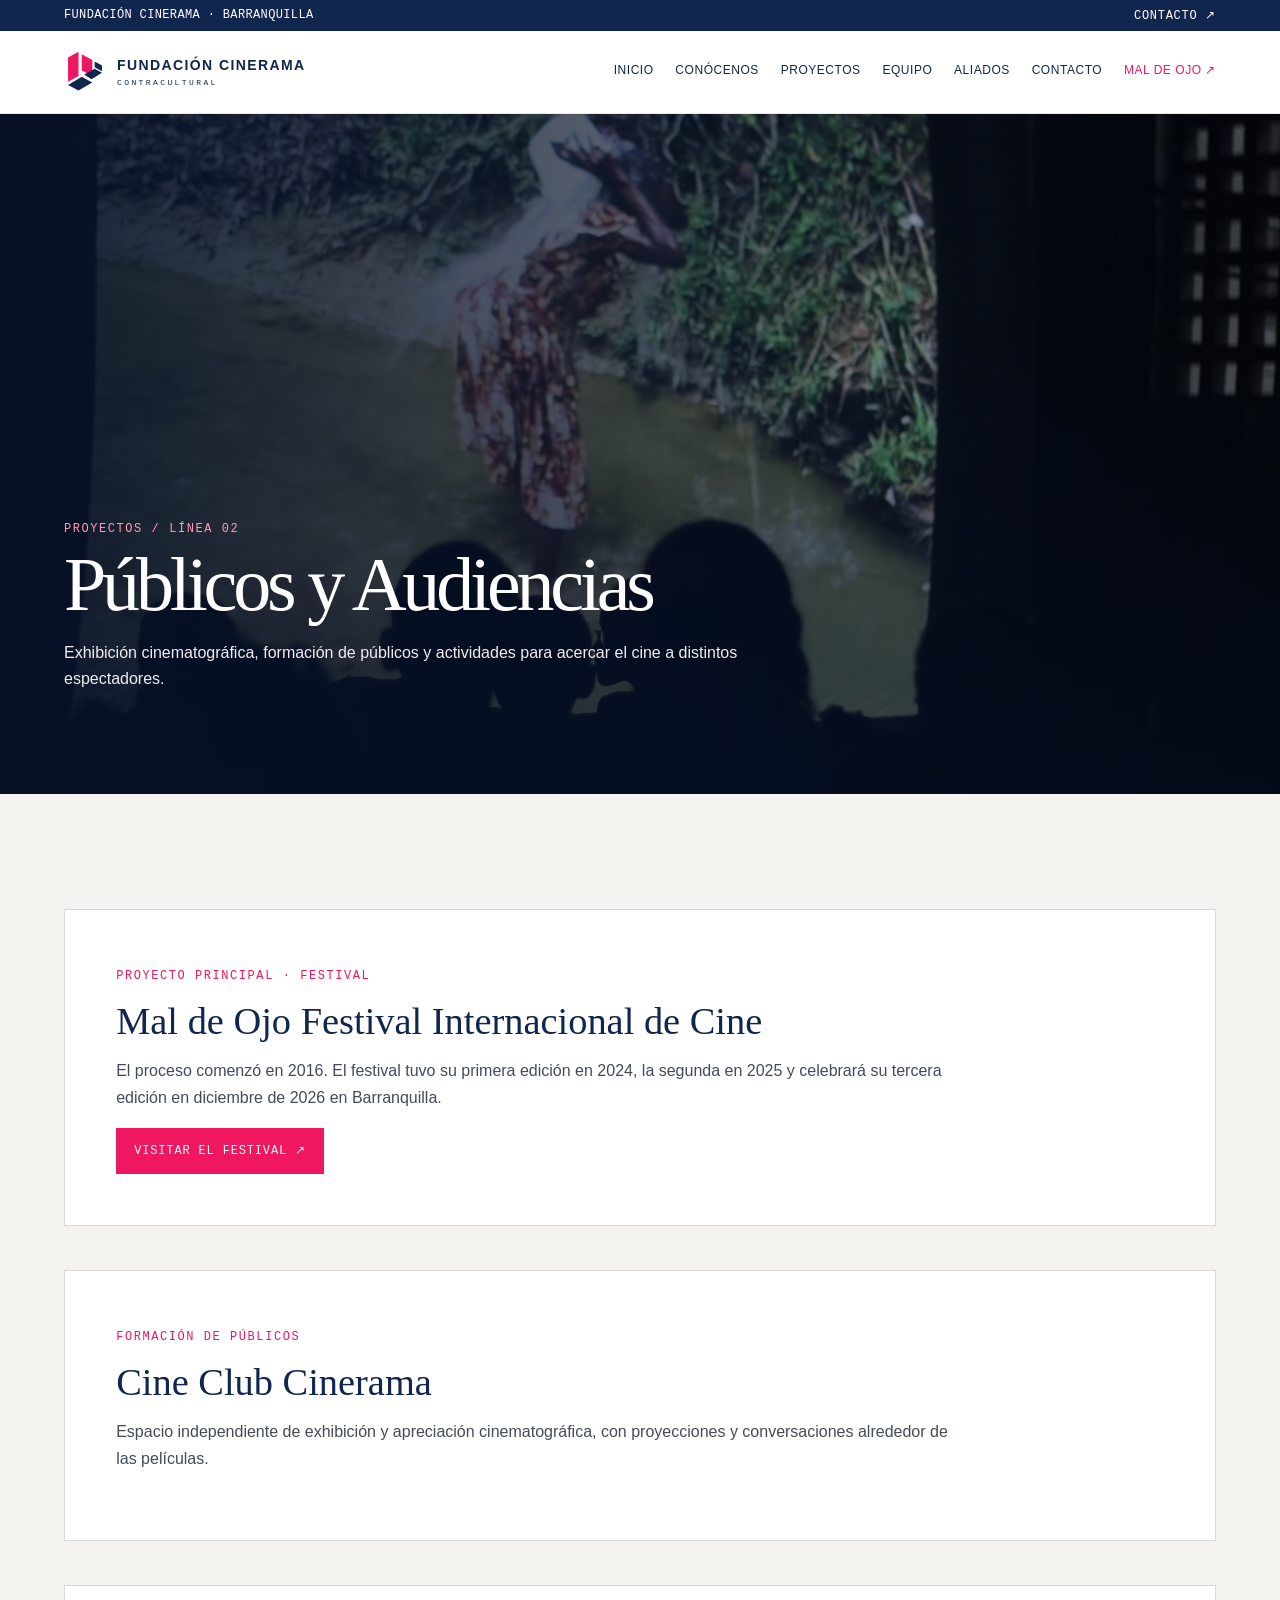
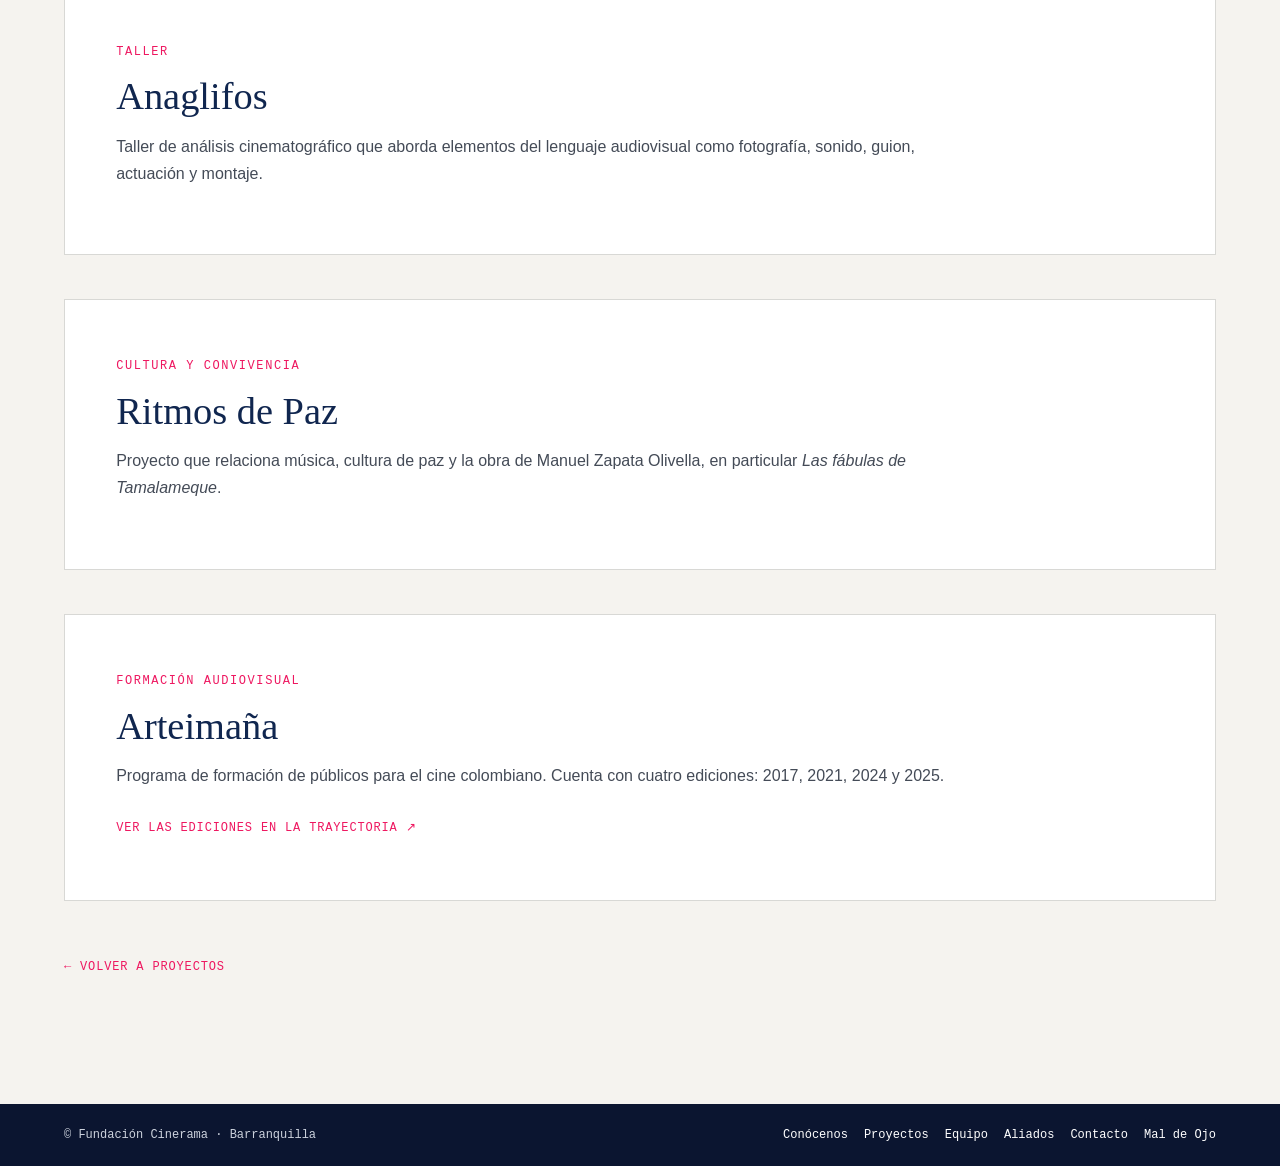
<file: cinerama/linea-publicos-audiencias.html>
<!doctype html><html lang="es"><head><meta charset="utf-8"><meta name="viewport" content="width=device-width, initial-scale=1"><meta name="theme-color" content="#10264f"><meta name="description" content="Línea Públicos y Audiencias de Fundación Cinerama Contracultural."><meta property="og:type" content="website"><meta property="og:locale" content="es_CO"><meta property="og:title" content="Públicos y Audiencias · Fundación Cinerama Contracultural"><meta property="og:description" content="Línea Públicos y Audiencias de Fundación Cinerama Contracultural."><meta property="og:image" content="https://aguileracogollo-cell.github.io/mal-de-ojo-preview-2026/media/publico-en-sala.jpg"><title>Públicos y Audiencias · Fundación Cinerama Contracultural</title><link rel="stylesheet" href="site.css"></head><body><a class="skip" href="#contenido">Saltar al contenido</a><div class="topline"><span>Fundación Cinerama · Barranquilla</span><a href="contacto.html">Contacto ↗</a></div>
<header class="site-head"><div class="wrap head-inner">
<a class="brand" href="index.html" aria-label="Fundación Cinerama, inicio"><svg class="brand-logo" viewBox="0 0 52 52" role="img" aria-label="Isotipo Cinerama"><path d="M5 8 18 1v30L5 38z" fill="#ee1760"/><path d="M22 4 35 11v20l-13-7z" fill="#ee1760"/><path d="M5 42 22 32l13 7-17 10z" fill="#10264f"/><path d="m25 29 13-7 9 5-13 8z" fill="#10264f"/><path d="m38 13 9 5v7l-9-5z" fill="#10264f"/></svg><span>FUNDACIÓN CINERAMA<small>CONTRACULTURAL</small></span></a>
<button class="menu-btn" aria-expanded="false" aria-controls="nav-principal">Menú</button>
<nav class="nav" id="nav-principal" aria-label="Navegación principal">
<a href="index.html" >Inicio</a><a href="conocenos.html" >Conócenos</a><a href="proyectos.html" aria-current="page">Proyectos</a><a href="equipo.html" >Equipo</a><a href="aliados.html" >Aliados</a><a href="contacto.html" >Contacto</a><a class="nav-festival" href="../index.html">Mal de Ojo ↗</a>
</nav></div></header><main id="contenido"><section class="page-hero line-cinema-hero"><img class="line-hero-image" src="../media/proyeccion-comunitaria.jpg" alt="Espectadores reunidos durante una proyección cinematográfica"><div class="line-hero-shade"></div><div class="wrap line-hero-copy"><div class="eyebrow"><a href="proyectos.html">Proyectos</a> / Línea 02</div><h1>Públicos y Audiencias</h1><p>Exhibición cinematográfica, formación de públicos y actividades para acercar el cine a distintos espectadores.</p></div></section><section class="section"><div class="wrap project-list"><article class="project-detail" id="mal-de-ojo"><span class="eyebrow">Proyecto principal · Festival</span><h2>Mal de Ojo Festival Internacional de Cine</h2><p>El proceso comenzó en 2016. El festival tuvo su primera edición en 2024, la segunda en 2025 y celebrará su tercera edición en diciembre de 2026 en Barranquilla.</p><a class="button" href="../index.html">Visitar el festival ↗</a></article><article class="project-detail" id="cine-club"><span class="eyebrow">Formación de públicos</span><h2>Cine Club Cinerama</h2><p>Espacio independiente de exhibición y apreciación cinematográfica, con proyecciones y conversaciones alrededor de las películas.</p></article><article class="project-detail" id="anaglifos"><span class="eyebrow">Taller</span><h2>Anaglifos</h2><p>Taller de análisis cinematográfico que aborda elementos del lenguaje audiovisual como fotografía, sonido, guion, actuación y montaje.</p></article><article class="project-detail" id="ritmos-de-paz"><span class="eyebrow">Cultura y convivencia</span><h2>Ritmos de Paz</h2><p>Proyecto que relaciona música, cultura de paz y la obra de Manuel Zapata Olivella, en particular <em>Las fábulas de Tamalameque</em>.</p></article><article class="project-detail" id="arteimana"><span class="eyebrow">Formación audiovisual</span><h2>Arteimaña</h2><p>Programa de formación de públicos para el cine colombiano. Cuenta con cuatro ediciones: 2017, 2021, 2024 y 2025.</p><a class="card-link" href="trayectoria.html#year-2017">Ver las ediciones en la trayectoria ↗</a></article><a class="card-link" href="proyectos.html">← Volver a proyectos</a></div></section></main><footer class="foot"><span>© Fundación Cinerama · Barranquilla</span><nav class="foot-links" aria-label="Navegación de pie"><a href="conocenos.html">Conócenos</a><a href="proyectos.html">Proyectos</a><a href="equipo.html">Equipo</a><a href="aliados.html">Aliados</a><a href="contacto.html">Contacto</a><a href="../index.html">Mal de Ojo</a></nav></footer>
<script>const menuButton=document.querySelector(".menu-btn"),navigation=document.querySelector("#nav-principal");if(menuButton&&navigation){menuButton.addEventListener("click",()=>{const isOpen=menuButton.getAttribute("aria-expanded")==="true";menuButton.setAttribute("aria-expanded",String(!isOpen));navigation.classList.toggle("is-open",!isOpen);menuButton.textContent=isOpen?"Menú":"Cerrar"});navigation.addEventListener("click",event=>{if(event.target.closest("a")){menuButton.setAttribute("aria-expanded","false");navigation.classList.remove("is-open");menuButton.textContent="Menú"}})}</script></body></html>
</file>
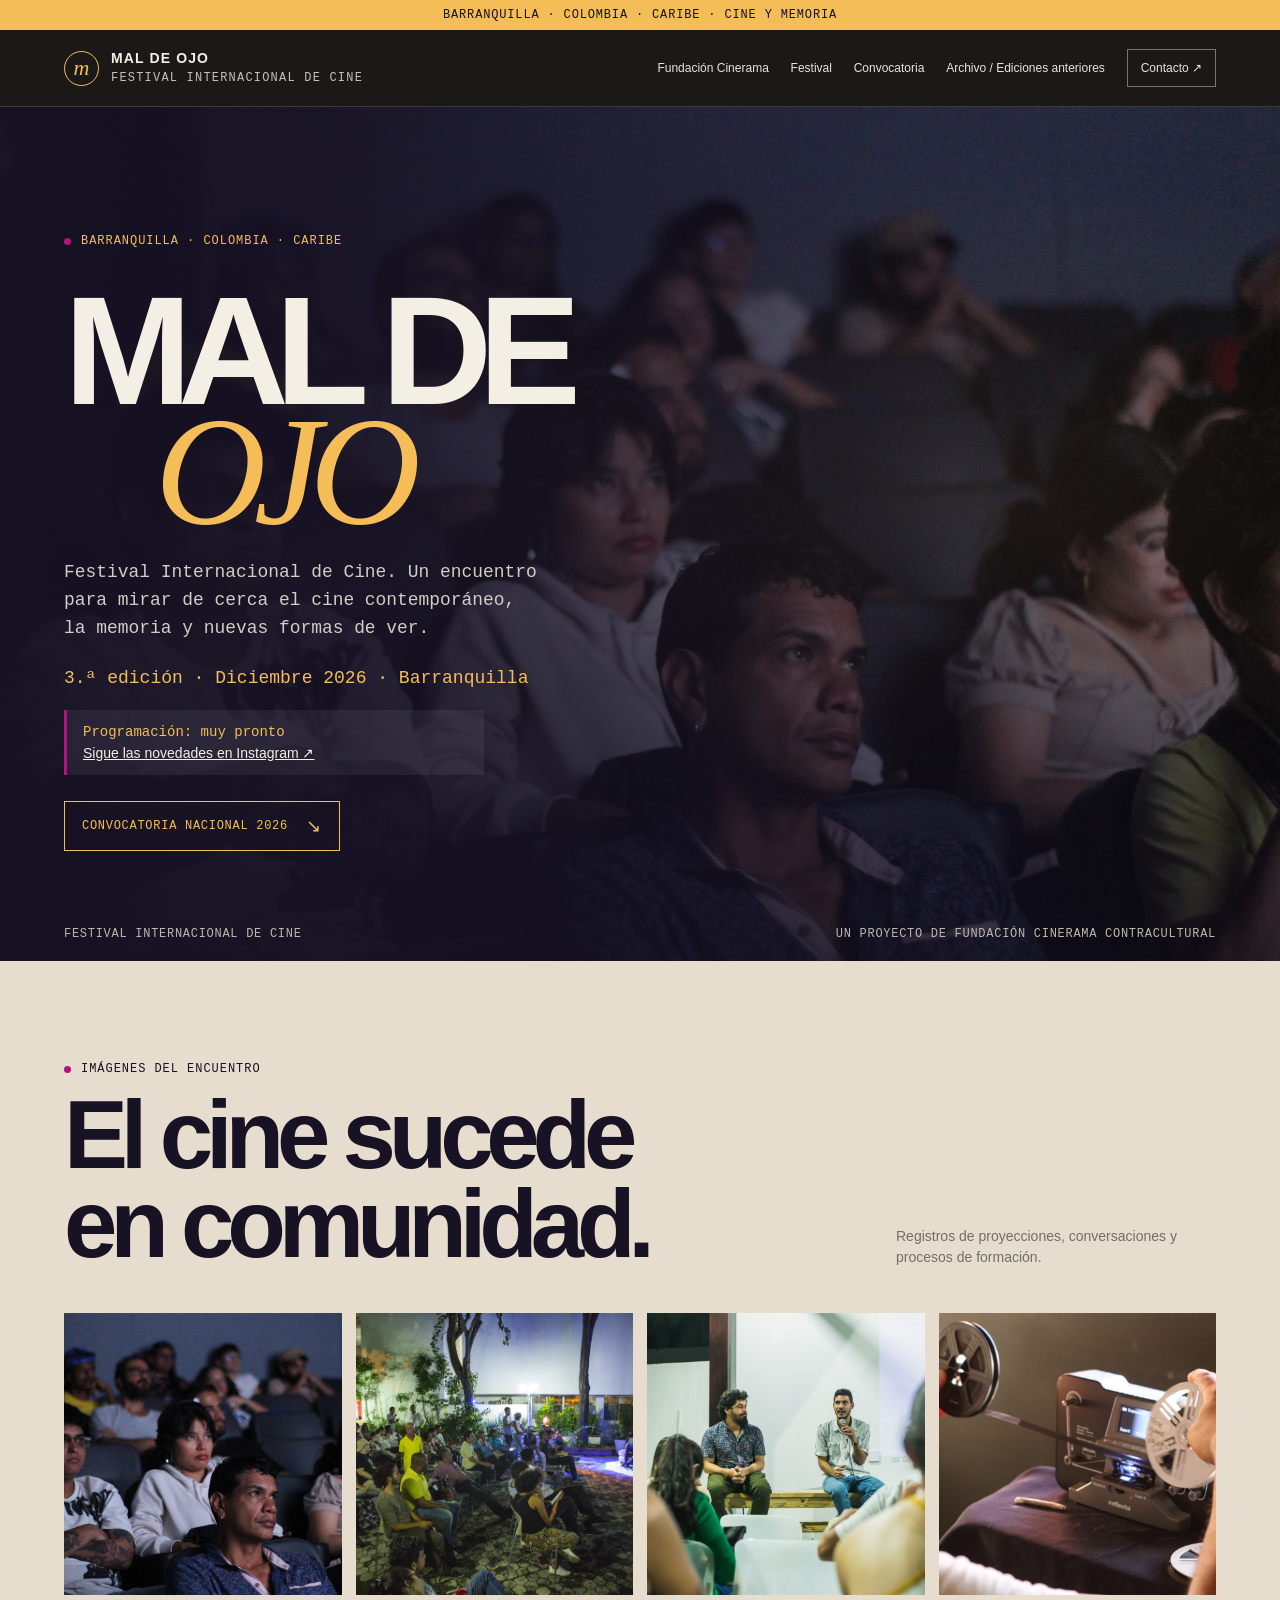
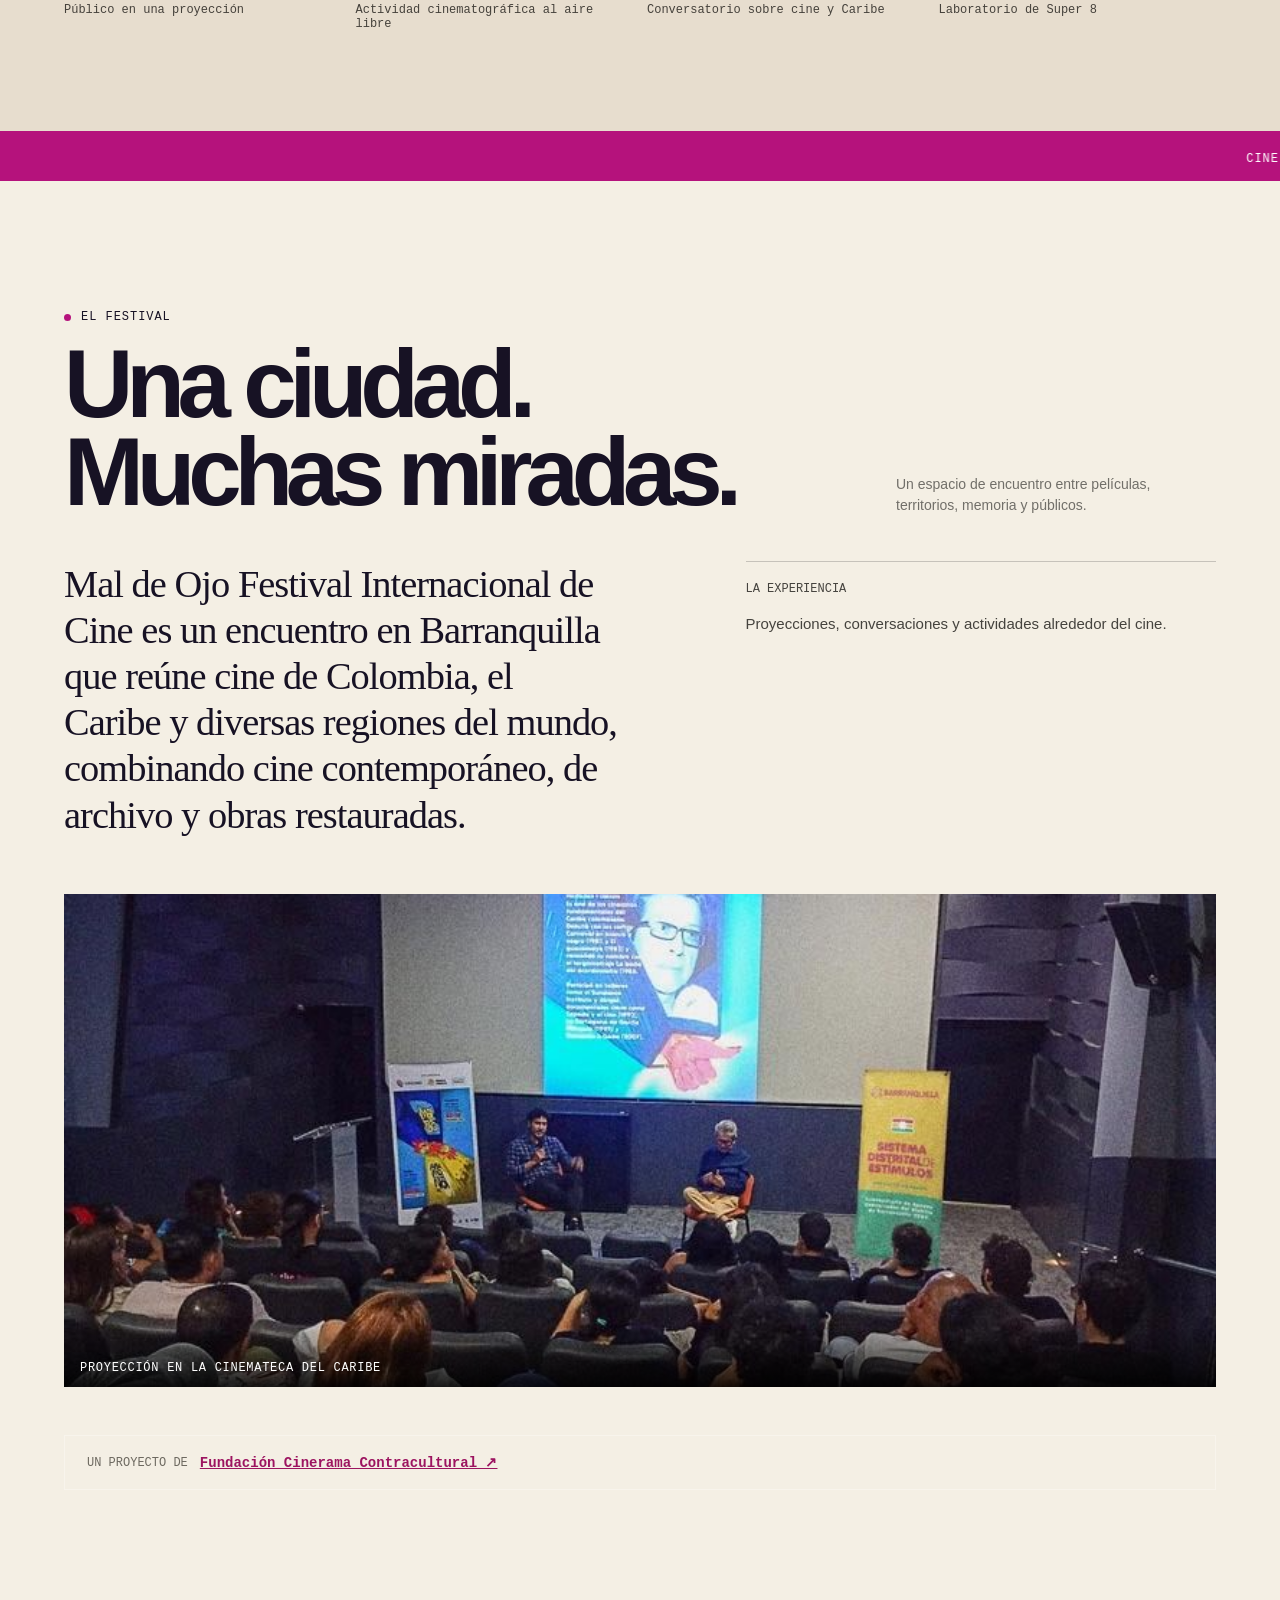
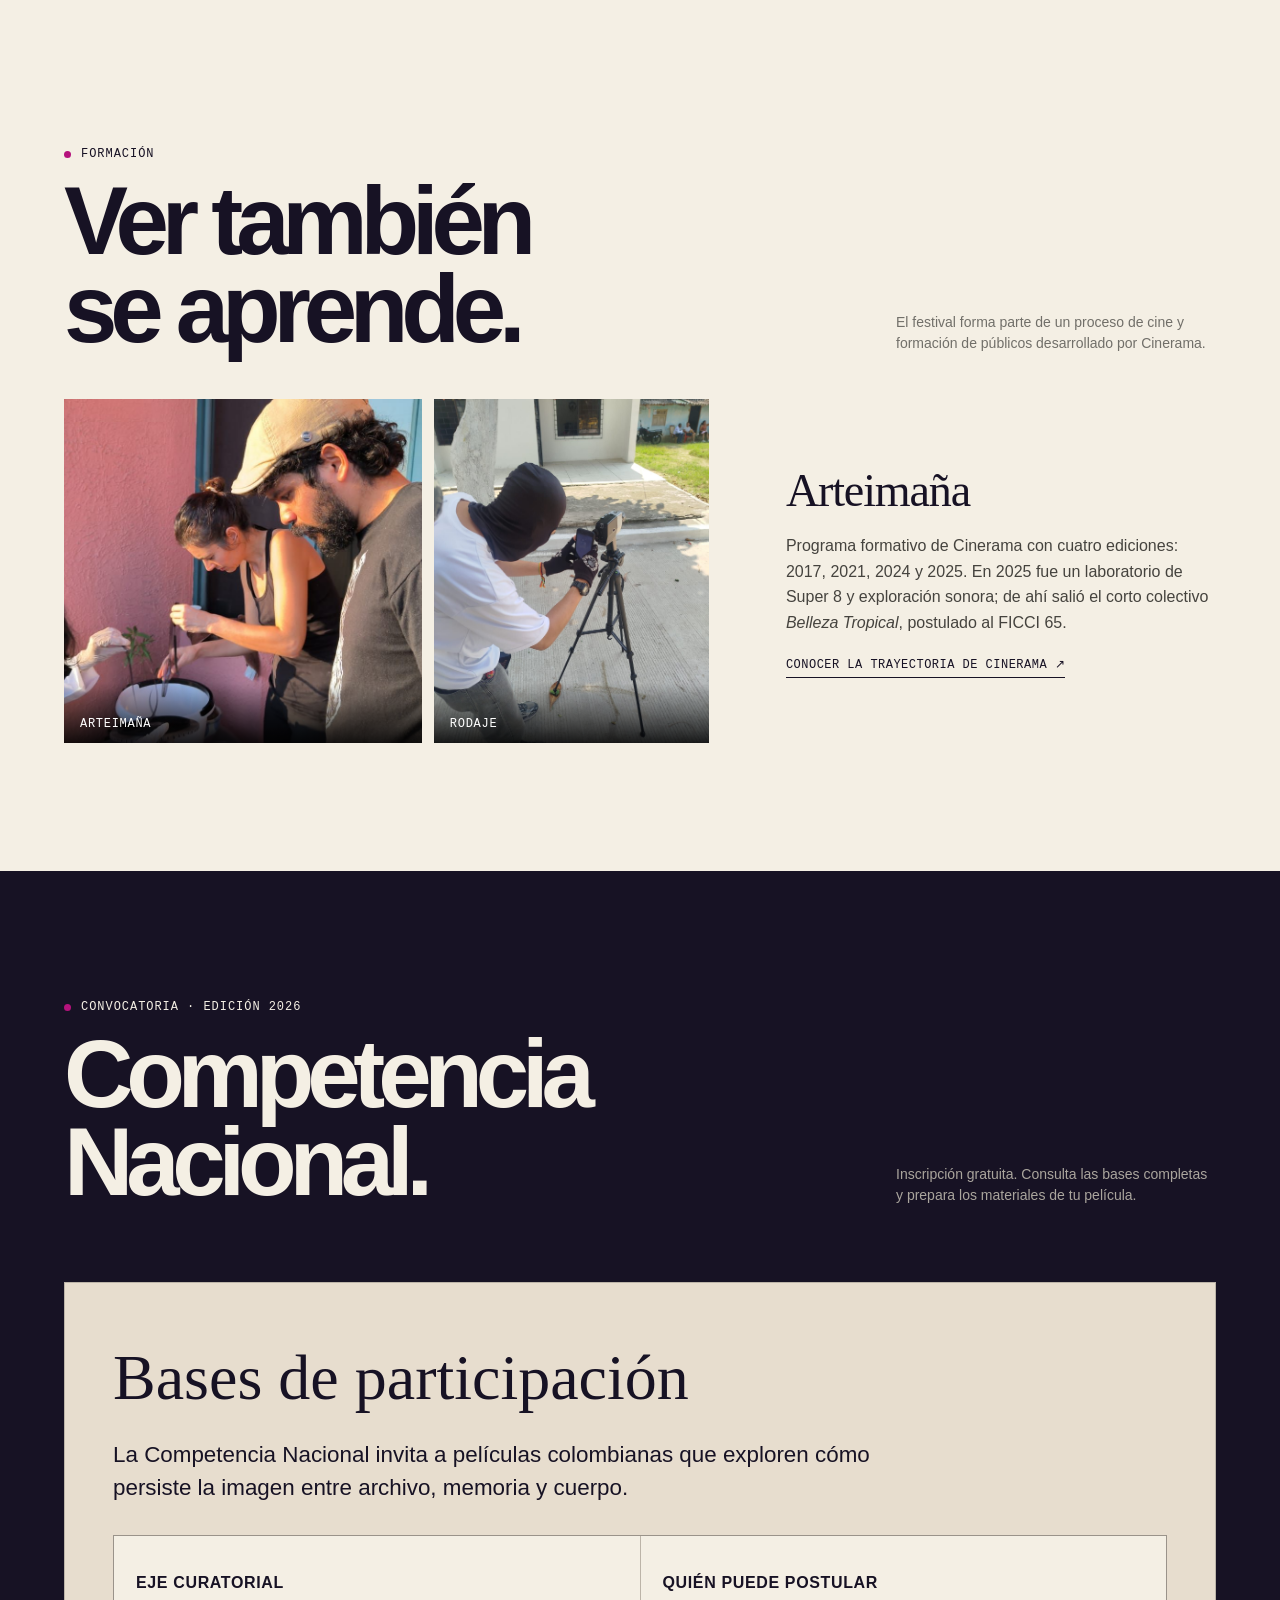
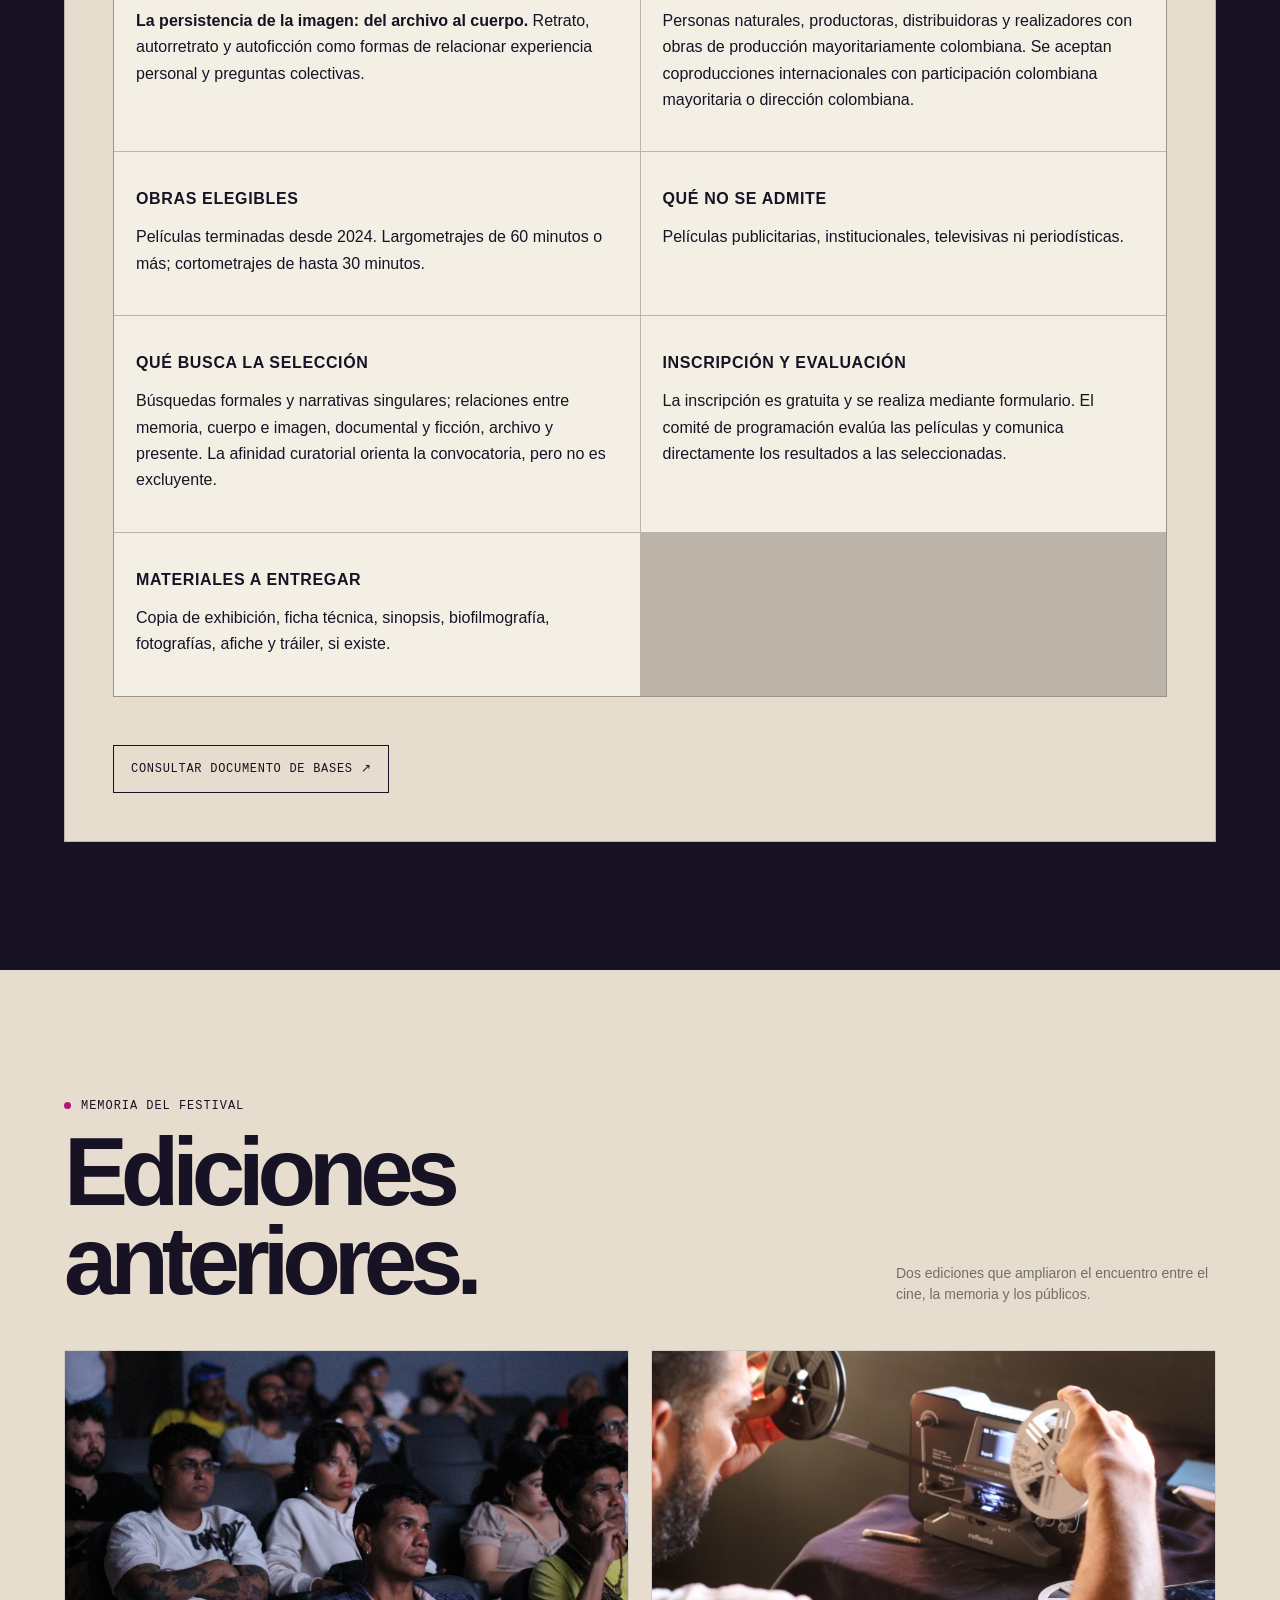
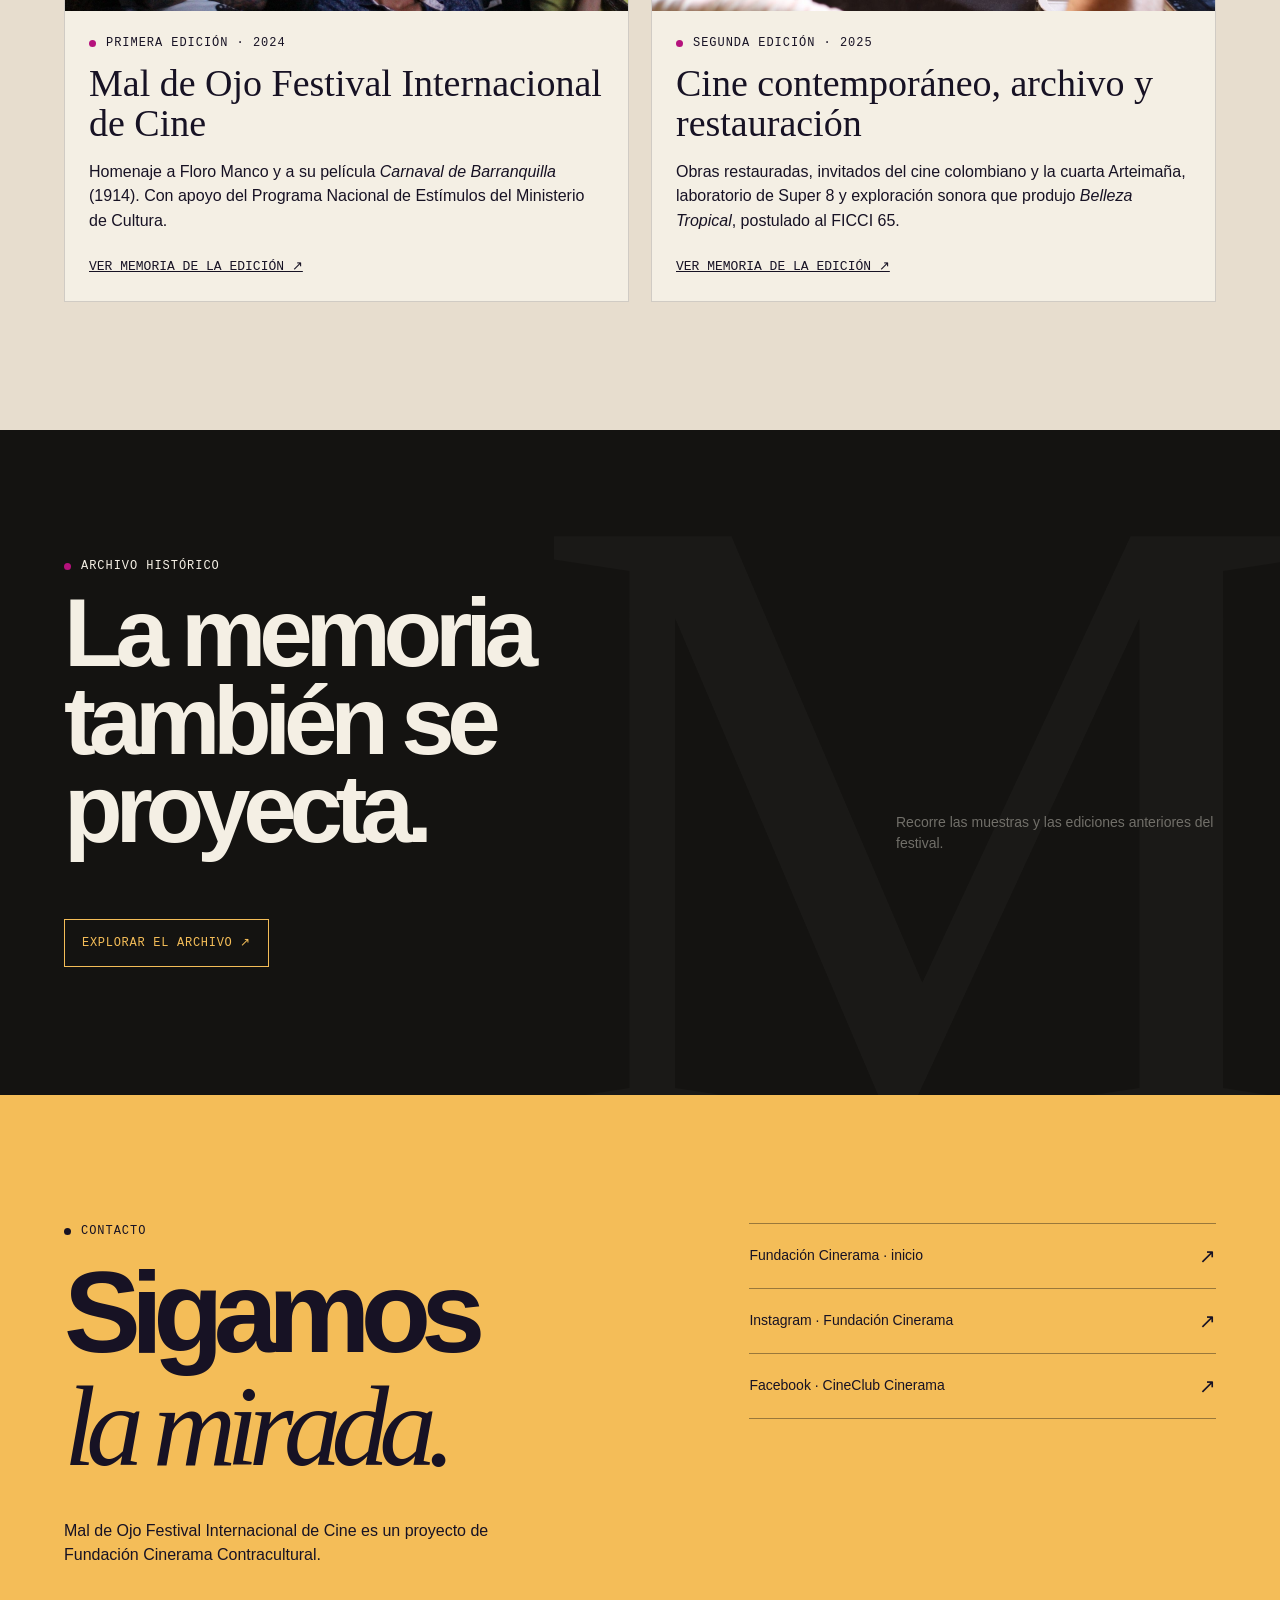
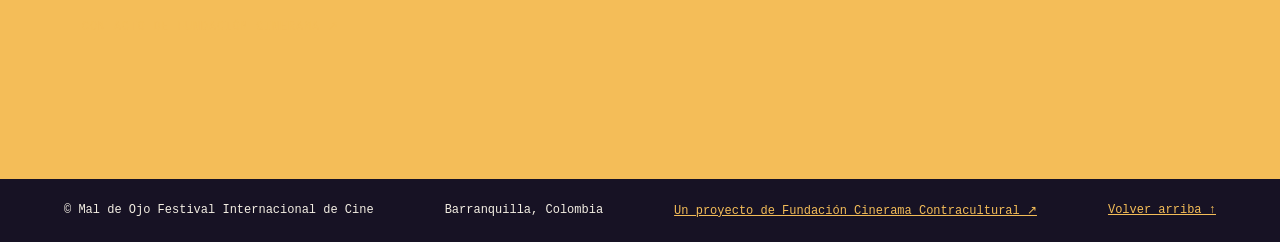
<file: cinerama/mal-de-ojo.html>
<!doctype html><html lang="es"><head><meta charset="utf-8"><meta name="viewport" content="width=device-width,initial-scale=1"><meta http-equiv="refresh" content="0; url=../index.html"><link rel="canonical" href="https://aguileracogollo-cell.github.io/mal-de-ojo-preview-2026/"><title>Mal de Ojo Festival Internacional de Cine</title><meta name="robots" content="noindex,follow"></head><body><p>Mal de Ojo Festival Internacional de Cine. <a href="../index.html">Ir al sitio oficial del festival ↗</a></p><p><a href="index.html">Fundación Cinerama Contracultural ↗</a></p></body></html>
</file>
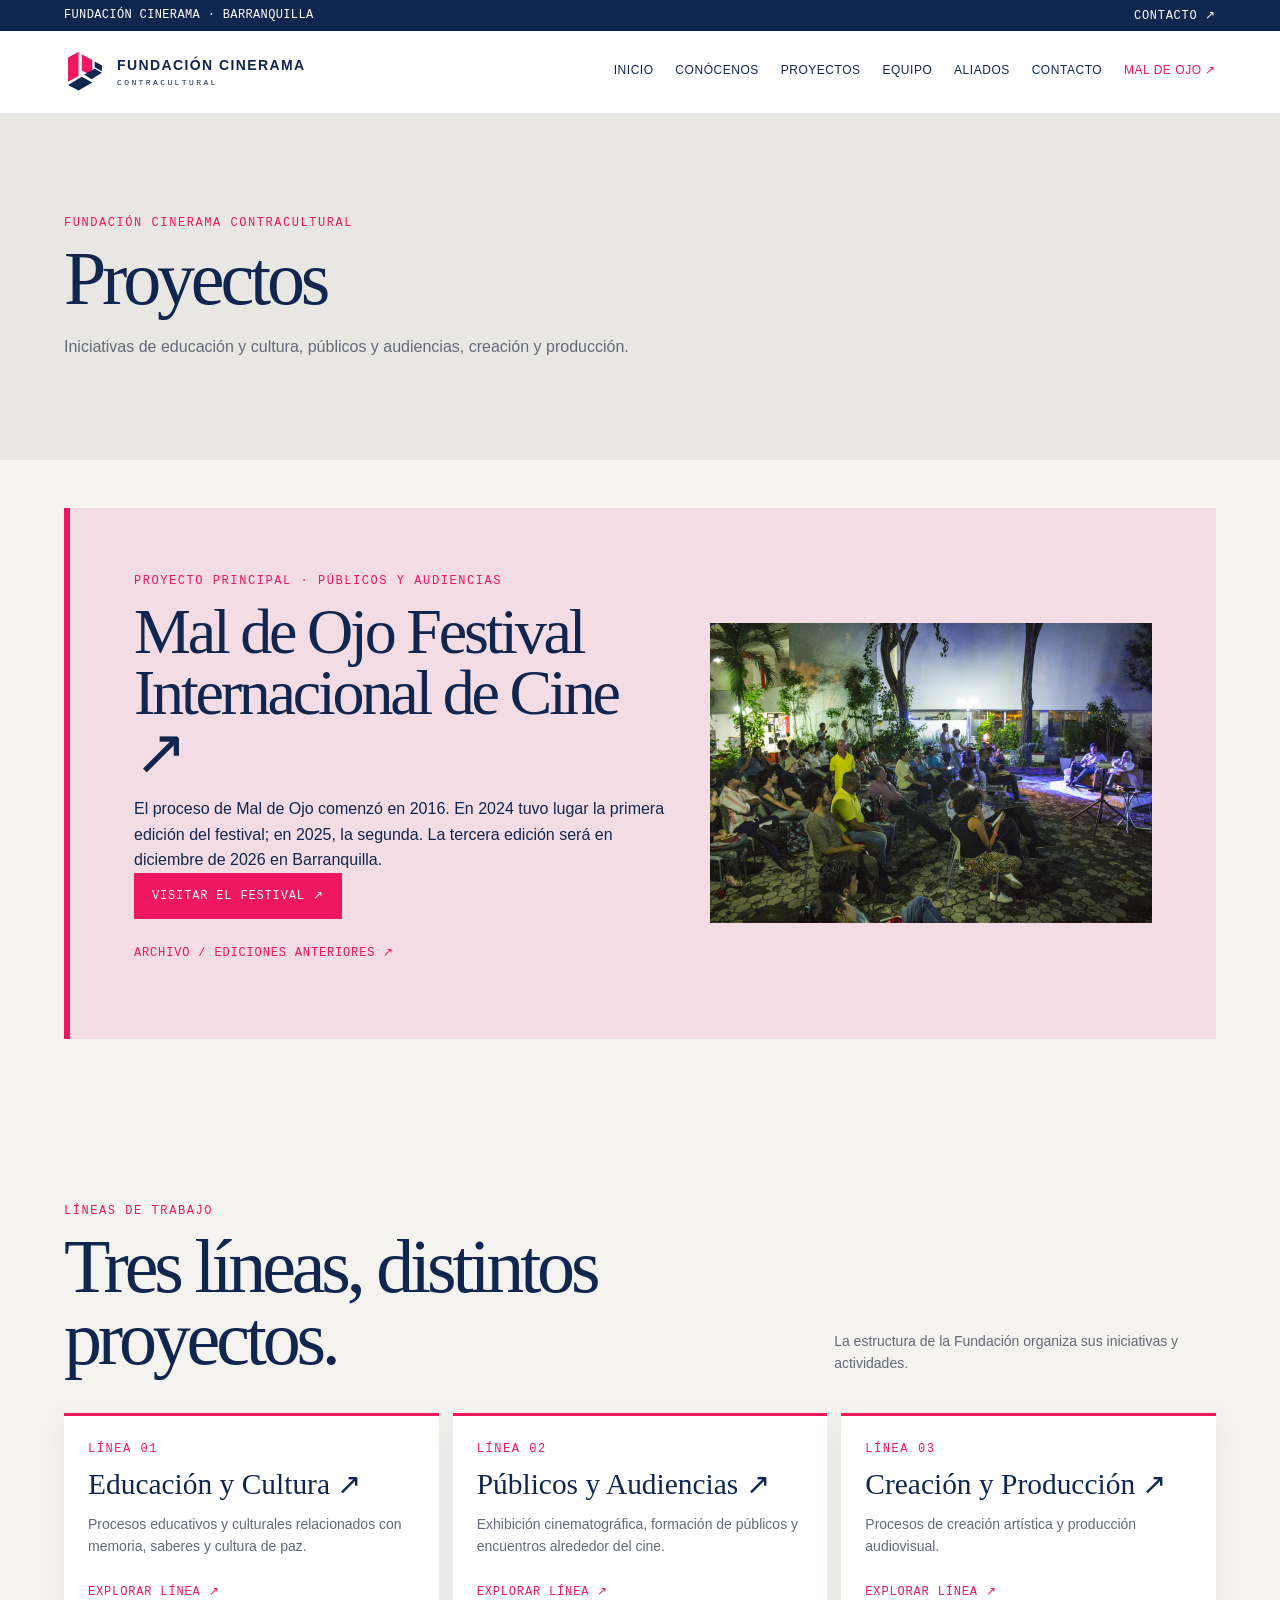
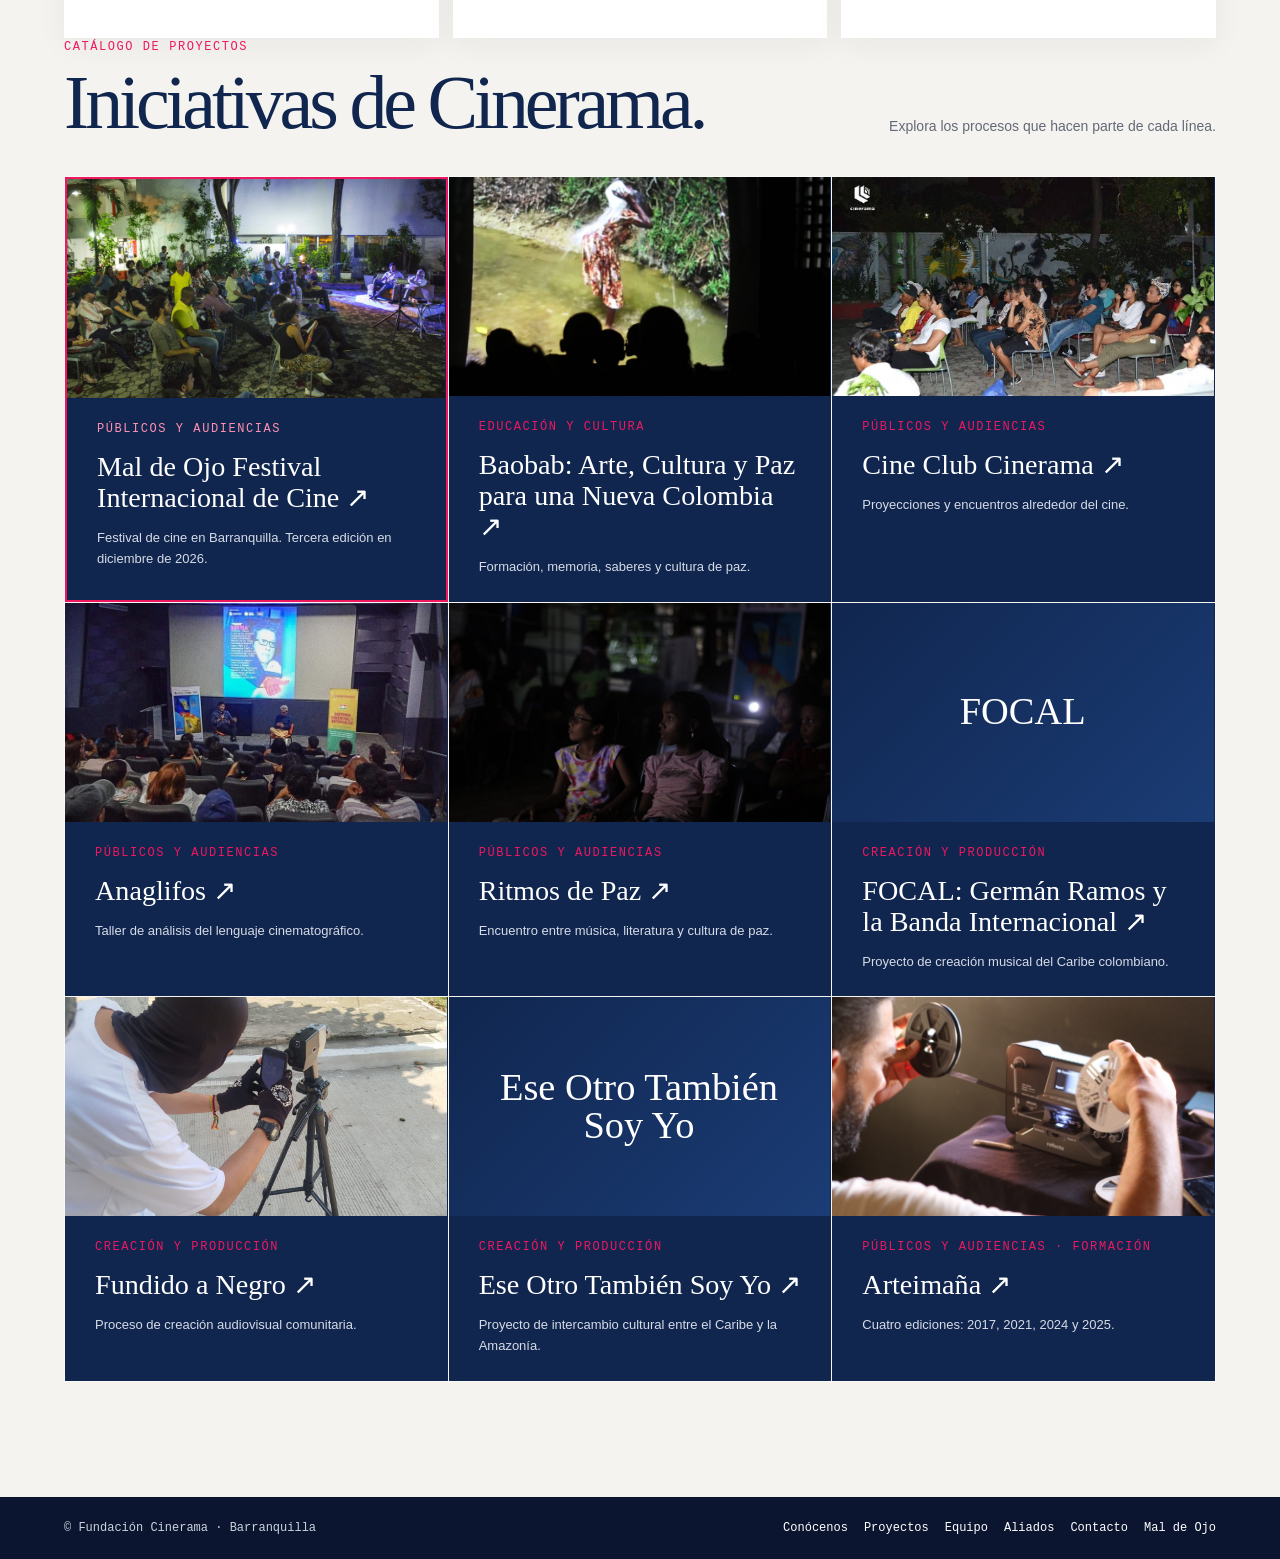
<file: cinerama/proyectos.html>
<!doctype html><html lang="es"><head><meta charset="utf-8"><meta name="viewport" content="width=device-width, initial-scale=1"><meta name="theme-color" content="#10264f"><meta name="description" content="Proyectos de Fundación Cinerama Contracultural, organizados en tres líneas de trabajo."><meta property="og:type" content="website"><meta property="og:locale" content="es_CO"><meta property="og:title" content="Proyectos · Fundación Cinerama Contracultural"><meta property="og:description" content="Proyectos de Fundación Cinerama Contracultural, organizados en tres líneas de trabajo."><meta property="og:image" content="https://aguileracogollo-cell.github.io/mal-de-ojo-preview-2026/media/publico-en-sala.jpg"><title>Proyectos · Fundación Cinerama Contracultural</title><link rel="stylesheet" href="site.css"></head><body><a class="skip" href="#contenido">Saltar al contenido</a><div class="topline"><span>Fundación Cinerama · Barranquilla</span><a href="contacto.html">Contacto ↗</a></div>
<header class="site-head"><div class="wrap head-inner">
<a class="brand" href="index.html" aria-label="Fundación Cinerama, inicio"><svg class="brand-logo" viewBox="0 0 52 52" role="img" aria-label="Isotipo Cinerama"><path d="M5 8 18 1v30L5 38z" fill="#ee1760"/><path d="M22 4 35 11v20l-13-7z" fill="#ee1760"/><path d="M5 42 22 32l13 7-17 10z" fill="#10264f"/><path d="m25 29 13-7 9 5-13 8z" fill="#10264f"/><path d="m38 13 9 5v7l-9-5z" fill="#10264f"/></svg><span>FUNDACIÓN CINERAMA<small>CONTRACULTURAL</small></span></a>
<button class="menu-btn" aria-expanded="false" aria-controls="nav-principal">Menú</button>
<nav class="nav" id="nav-principal" aria-label="Navegación principal">
<a href="index.html" >Inicio</a><a href="conocenos.html" >Conócenos</a><a href="proyectos.html" aria-current="page">Proyectos</a><a href="equipo.html" >Equipo</a><a href="aliados.html" >Aliados</a><a href="contacto.html" >Contacto</a><a class="nav-festival" href="../index.html">Mal de Ojo ↗</a>
</nav></div></header><main id="contenido"><section class="page-hero"><div class="wrap"><div class="eyebrow">Fundación Cinerama Contracultural</div><h1>Proyectos</h1><p>Iniciativas de educación y cultura, públicos y audiencias, creación y producción.</p></div></section>
<section class="section featured-project-section"><div class="wrap"><article class="featured-project"><div class="featured-copy"><div class="eyebrow">Proyecto principal · Públicos y Audiencias</div><h2><a class="title-link" href="../index.html">Mal de Ojo Festival Internacional de Cine ↗</a></h2><p>El proceso de Mal de Ojo comenzó en 2016. En 2024 tuvo lugar la primera edición del festival; en 2025, la segunda. La tercera edición será en diciembre de 2026 en Barranquilla.</p><div class="featured-actions"><a class="button" href="../index.html">Visitar el festival ↗</a><a class="card-link" href="../archivo.html">Archivo / Ediciones anteriores ↗</a></div></div><figure class="featured-image"><img src="../media/encuentro-cine-al-aire-libre.jpg" alt="Actividad cinematográfica al aire libre" loading="lazy"></figure></article></div></section>
<section class="section"><div class="wrap"><div class="section-head"><div><div class="eyebrow">Líneas de trabajo</div><h2>Tres líneas, distintos proyectos.</h2></div><p>La estructura de la Fundación organiza sus iniciativas y actividades.</p></div><div class="line-grid"><article class="line-card"><span class="eyebrow">Línea 01</span><h2><a href="linea-educacion-cultura.html">Educación y Cultura ↗</a></h2><p>Procesos educativos y culturales relacionados con memoria, saberes y cultura de paz.</p><a class="card-link" href="linea-educacion-cultura.html">Explorar línea ↗</a></article><article class="line-card"><span class="eyebrow">Línea 02</span><h2><a href="linea-publicos-audiencias.html">Públicos y Audiencias ↗</a></h2><p>Exhibición cinematográfica, formación de públicos y encuentros alrededor del cine.</p><a class="card-link" href="linea-publicos-audiencias.html">Explorar línea ↗</a></article><article class="line-card"><span class="eyebrow">Línea 03</span><h2><a href="linea-creacion-produccion.html">Creación y Producción ↗</a></h2><p>Procesos de creación artística y producción audiovisual.</p><a class="card-link" href="linea-creacion-produccion.html">Explorar línea ↗</a></article></div>
<div class="section-head"><div><div class="eyebrow">Catálogo de proyectos</div><h2>Iniciativas de Cinerama.</h2></div><p>Explora los procesos que hacen parte de cada línea.</p></div><div class="project-catalog">
<article class="project-card-primary"><a class="project-image-link" href="../index.html"><img class="project-photo" src="../media/encuentro-cine-al-aire-libre.jpg" alt="Encuentro de cine al aire libre" loading="lazy"></a><span class="eyebrow">Públicos y Audiencias</span><h3><a href="../index.html">Mal de Ojo Festival Internacional de Cine ↗</a></h3><p>Festival de cine en Barranquilla. Tercera edición en diciembre de 2026.</p></article>
<article><a class="project-image-link" href="linea-educacion-cultura.html#baobab"><img class="project-photo" src="../media/proyeccion-comunitaria.jpg" alt="Proyección comunitaria para públicos locales" loading="lazy"></a><span class="eyebrow">Educación y Cultura</span><h3><a href="linea-educacion-cultura.html#baobab">Baobab: Arte, Cultura y Paz para una Nueva Colombia ↗</a></h3><p>Formación, memoria, saberes y cultura de paz.</p></article>
<article><a class="project-image-link" href="linea-publicos-audiencias.html#cine-club"><img class="project-photo" src="../media/miercoles-de-cine.jpg" alt="Actividad de miércoles de cine" loading="lazy"></a><span class="eyebrow">Públicos y Audiencias</span><h3><a href="linea-publicos-audiencias.html#cine-club">Cine Club Cinerama ↗</a></h3><p>Proyecciones y encuentros alrededor del cine.</p></article>
<article><a class="project-image-link" href="linea-publicos-audiencias.html#anaglifos"><img class="project-photo" src="../media/proyeccion-cinemateca.jpg" alt="Proyección en la Cinemateca" loading="lazy"></a><span class="eyebrow">Públicos y Audiencias</span><h3><a href="linea-publicos-audiencias.html#anaglifos">Anaglifos ↗</a></h3><p>Taller de análisis del lenguaje cinematográfico.</p></article>
<article><a class="project-image-link" href="linea-publicos-audiencias.html#ritmos-de-paz"><img class="project-photo" src="../media/publico-infantil-proyeccion.jpg" alt="Público infantil en una proyección" loading="lazy"></a><span class="eyebrow">Públicos y Audiencias</span><h3><a href="linea-publicos-audiencias.html#ritmos-de-paz">Ritmos de Paz ↗</a></h3><p>Encuentro entre música, literatura y cultura de paz.</p></article>
<article><div class="project-image-link project-color-block" aria-hidden="true"><span>FOCAL</span></div><span class="eyebrow">Creación y Producción</span><h3><a href="linea-creacion-produccion.html#focal">FOCAL: Germán Ramos y la Banda Internacional ↗</a></h3><p>Proyecto de creación musical del Caribe colombiano.</p></article>
<article><a class="project-image-link" href="linea-creacion-produccion.html#fundido-a-negro"><img class="project-photo" src="../media/rodaje-cineclub.jpg" alt="Rodaje de un ejercicio de cineclub" loading="lazy"></a><span class="eyebrow">Creación y Producción</span><h3><a href="linea-creacion-produccion.html#fundido-a-negro">Fundido a Negro ↗</a></h3><p>Proceso de creación audiovisual comunitaria.</p></article>
<article><div class="project-image-link project-color-block" aria-hidden="true"><span>Ese Otro También Soy Yo</span></div><span class="eyebrow">Creación y Producción</span><h3><a href="linea-creacion-produccion.html#ese-otro">Ese Otro También Soy Yo ↗</a></h3><p>Proyecto de intercambio cultural entre el Caribe y la Amazonía.</p></article>
<article><a class="project-image-link" href="linea-publicos-audiencias.html#arteimana"><img class="project-photo" src="../media/laboratorio-super8.jpg" alt="Laboratorio de cine en formato Super 8" loading="lazy"></a><span class="eyebrow">Públicos y Audiencias · Formación</span><h3><a href="linea-publicos-audiencias.html#arteimana">Arteimaña ↗</a></h3><p>Cuatro ediciones: 2017, 2021, 2024 y 2025.</p></article>
</div></div></section></main><footer class="foot"><span>© Fundación Cinerama · Barranquilla</span><nav class="foot-links" aria-label="Navegación de pie"><a href="conocenos.html">Conócenos</a><a href="proyectos.html">Proyectos</a><a href="equipo.html">Equipo</a><a href="aliados.html">Aliados</a><a href="contacto.html">Contacto</a><a href="../index.html">Mal de Ojo</a></nav></footer>
<script>const menuButton=document.querySelector(".menu-btn"),navigation=document.querySelector("#nav-principal");if(menuButton&&navigation){menuButton.addEventListener("click",()=>{const isOpen=menuButton.getAttribute("aria-expanded")==="true";menuButton.setAttribute("aria-expanded",String(!isOpen));navigation.classList.toggle("is-open",!isOpen);menuButton.textContent=isOpen?"Menú":"Cerrar"});navigation.addEventListener("click",event=>{if(event.target.closest("a")){menuButton.setAttribute("aria-expanded","false");navigation.classList.remove("is-open");menuButton.textContent="Menú"}})}</script></body></html>
</file>
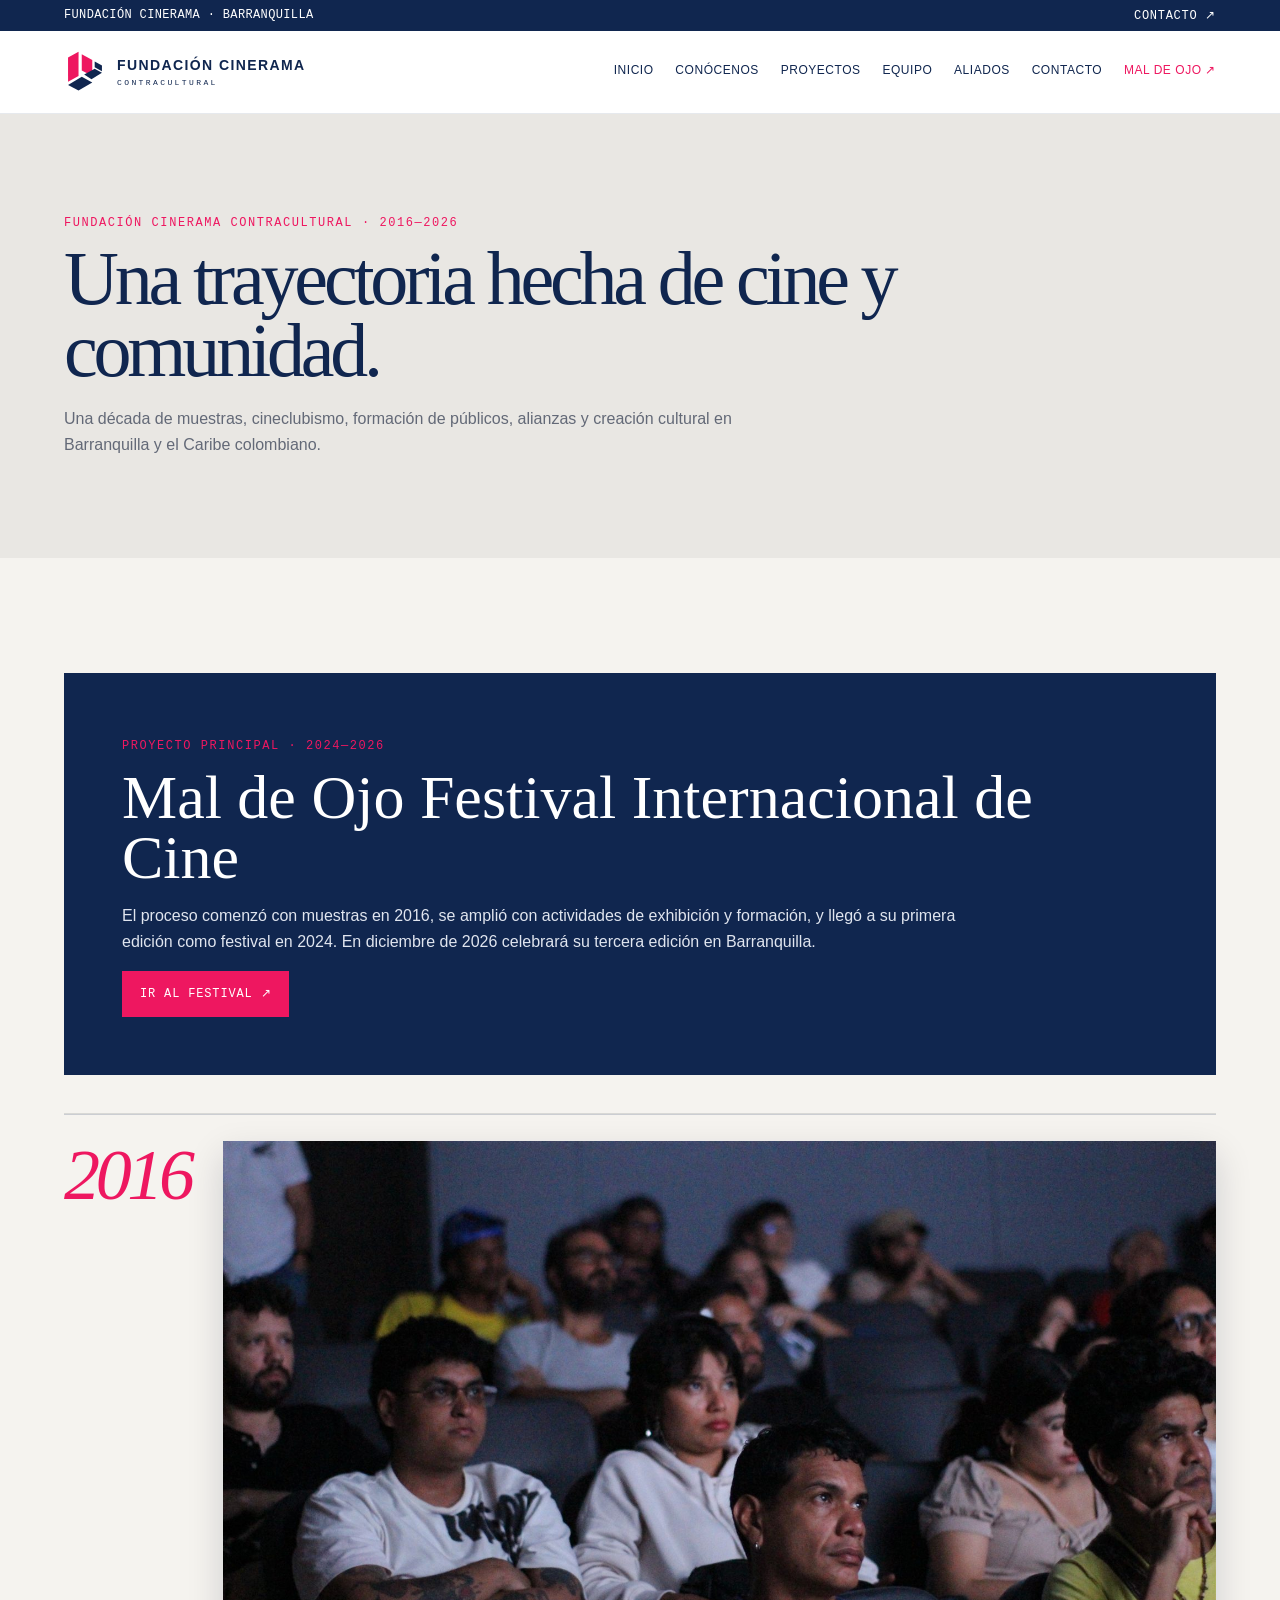
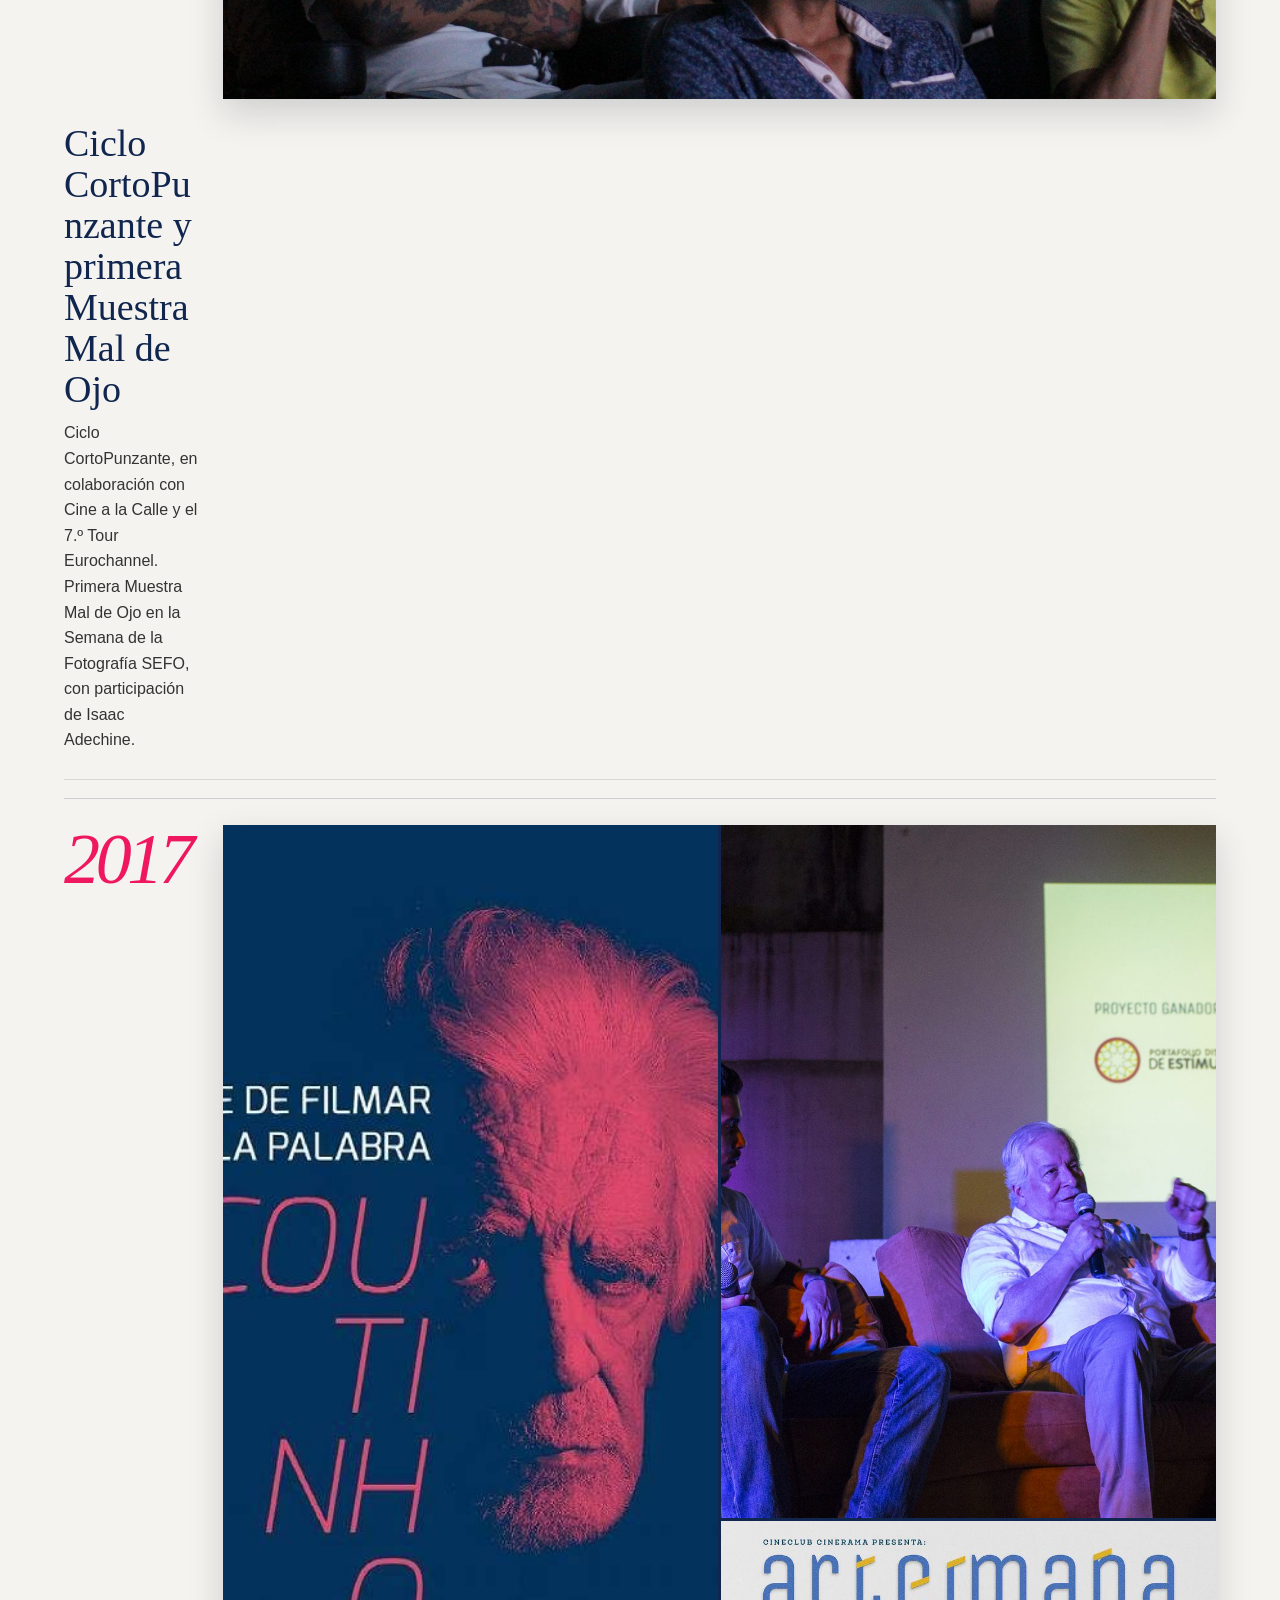
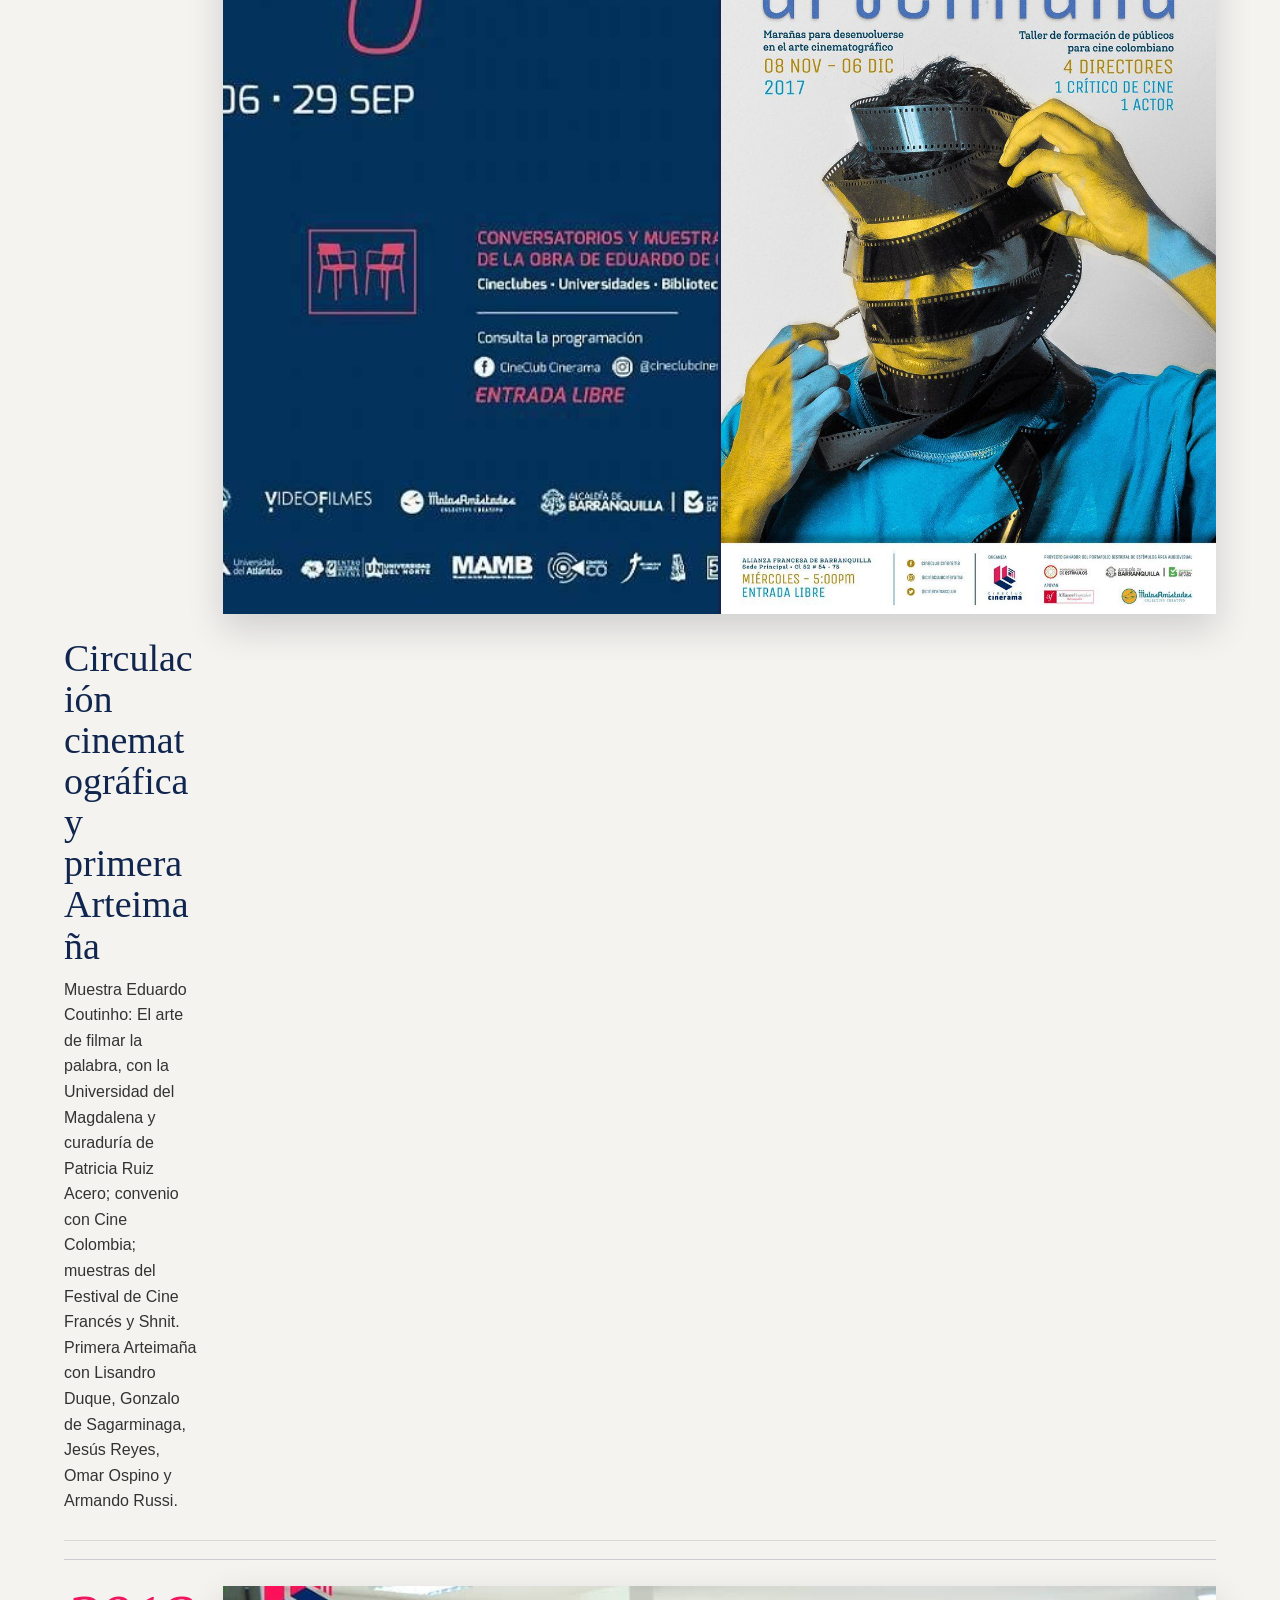
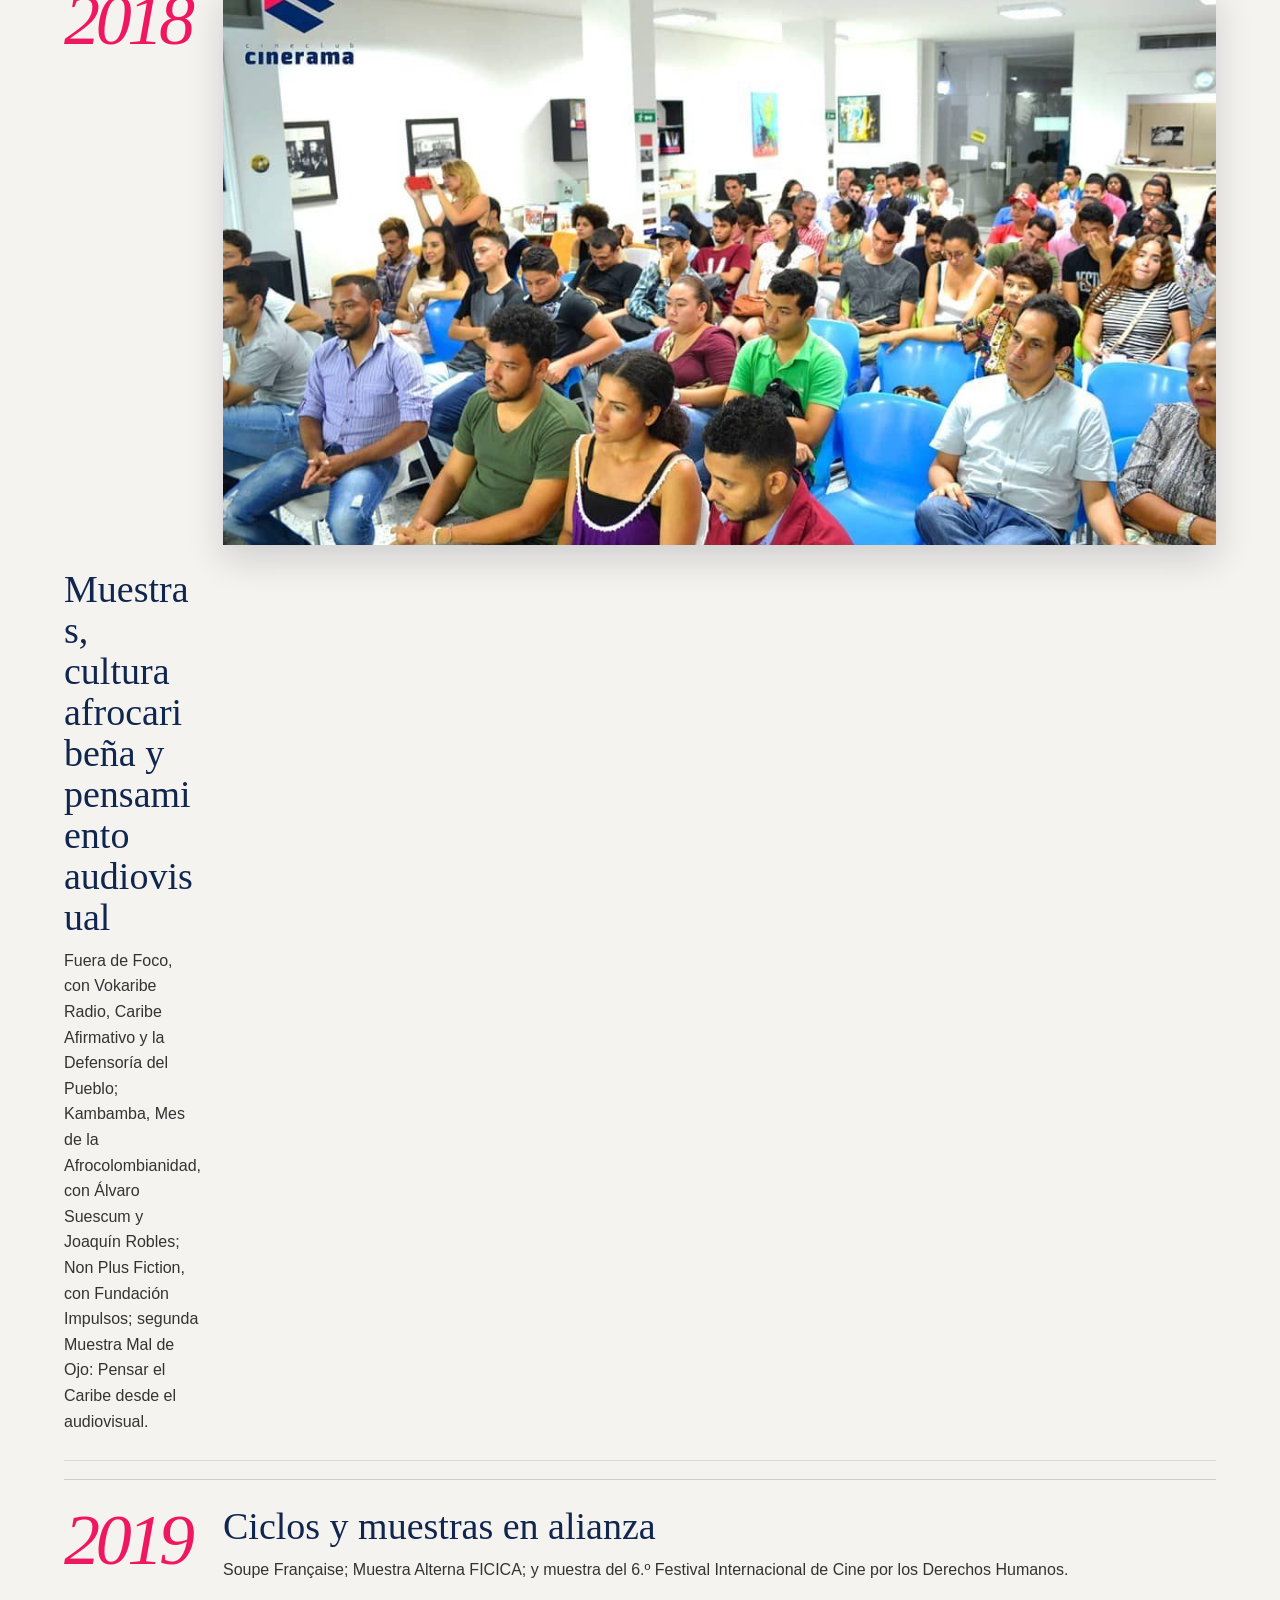
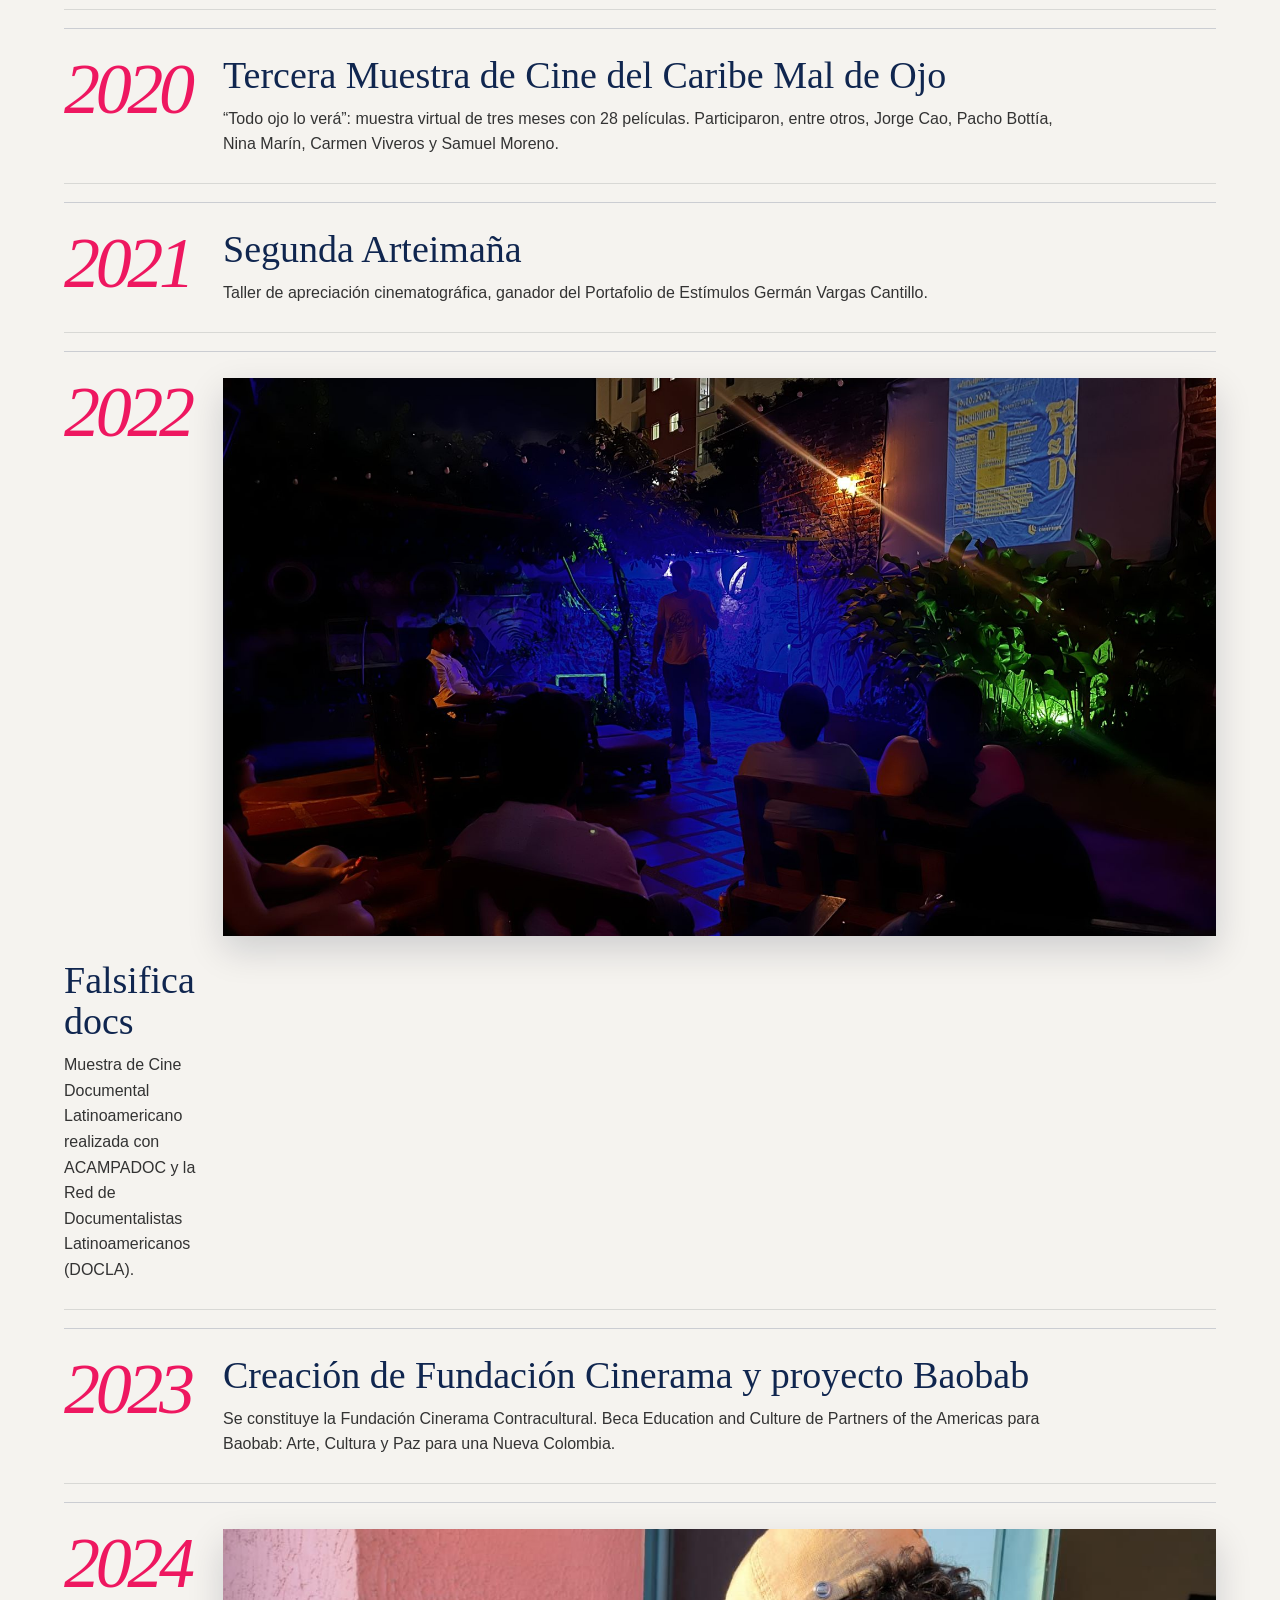
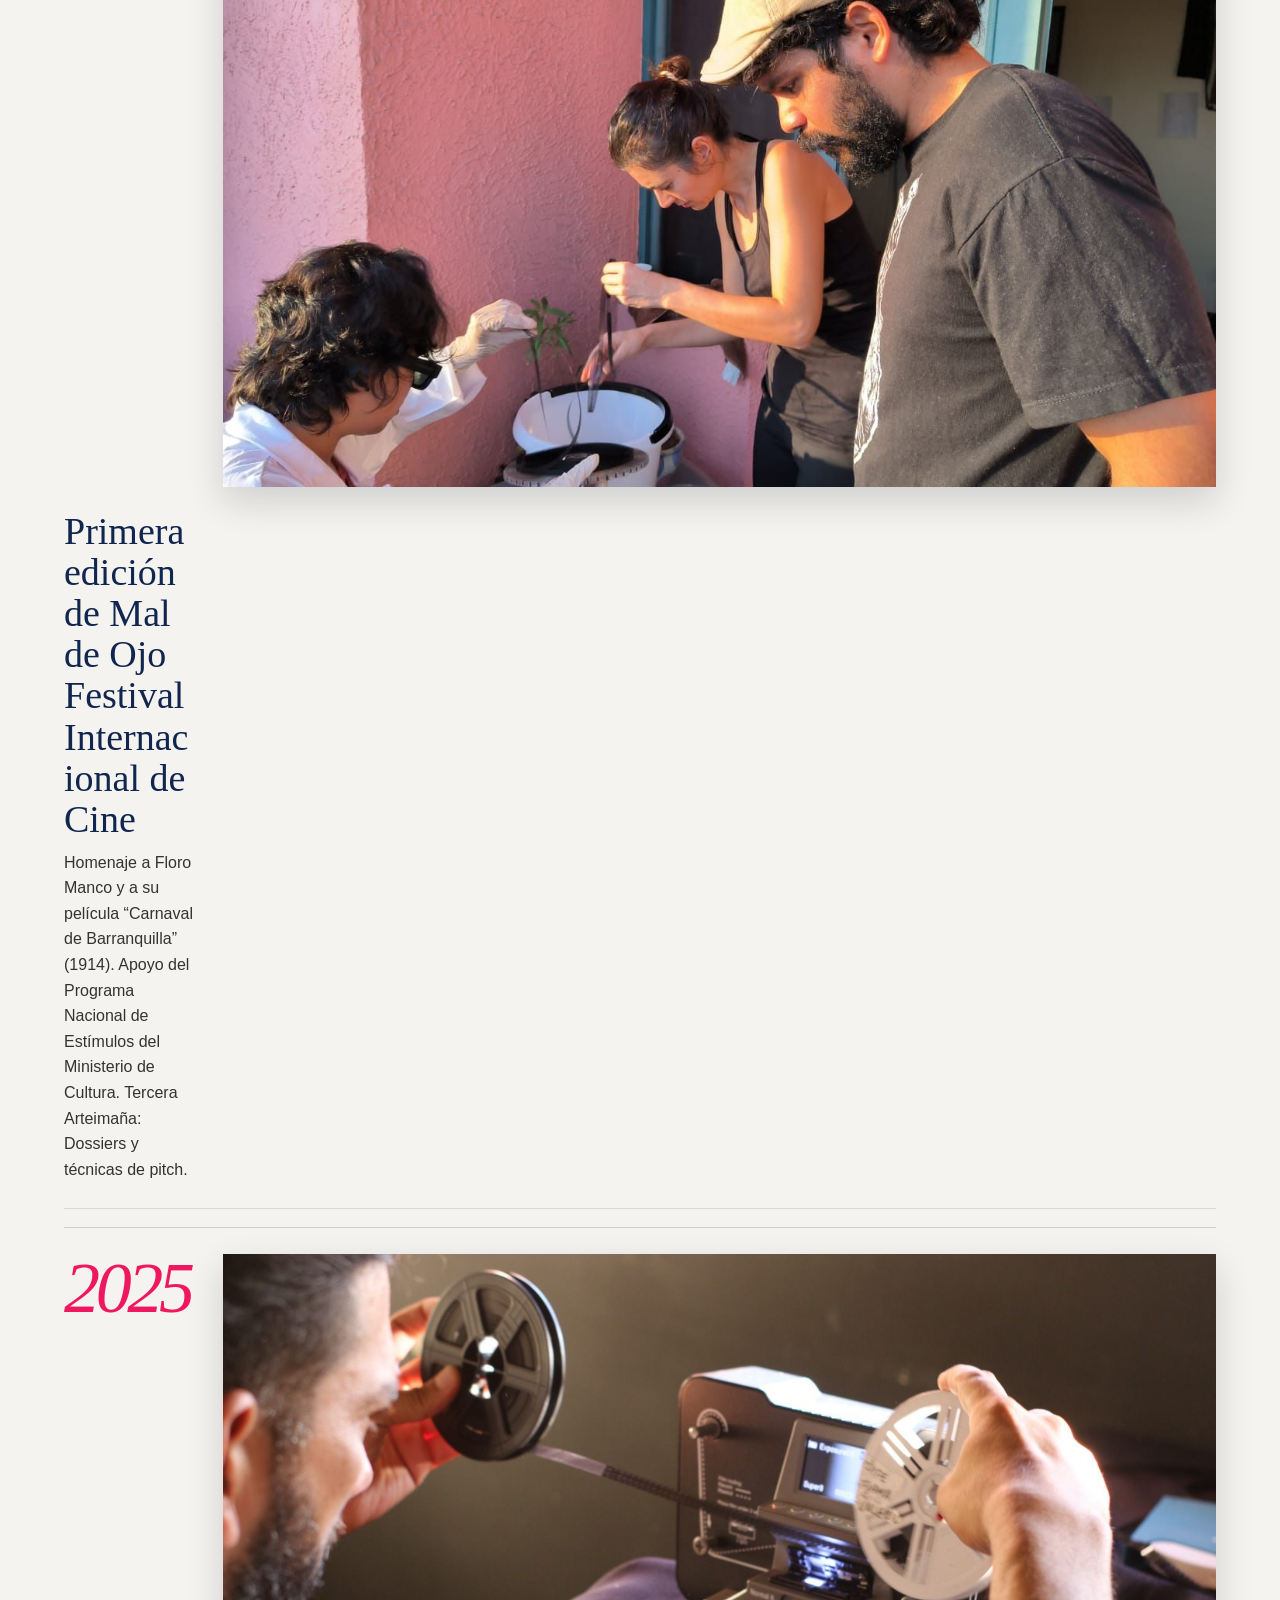
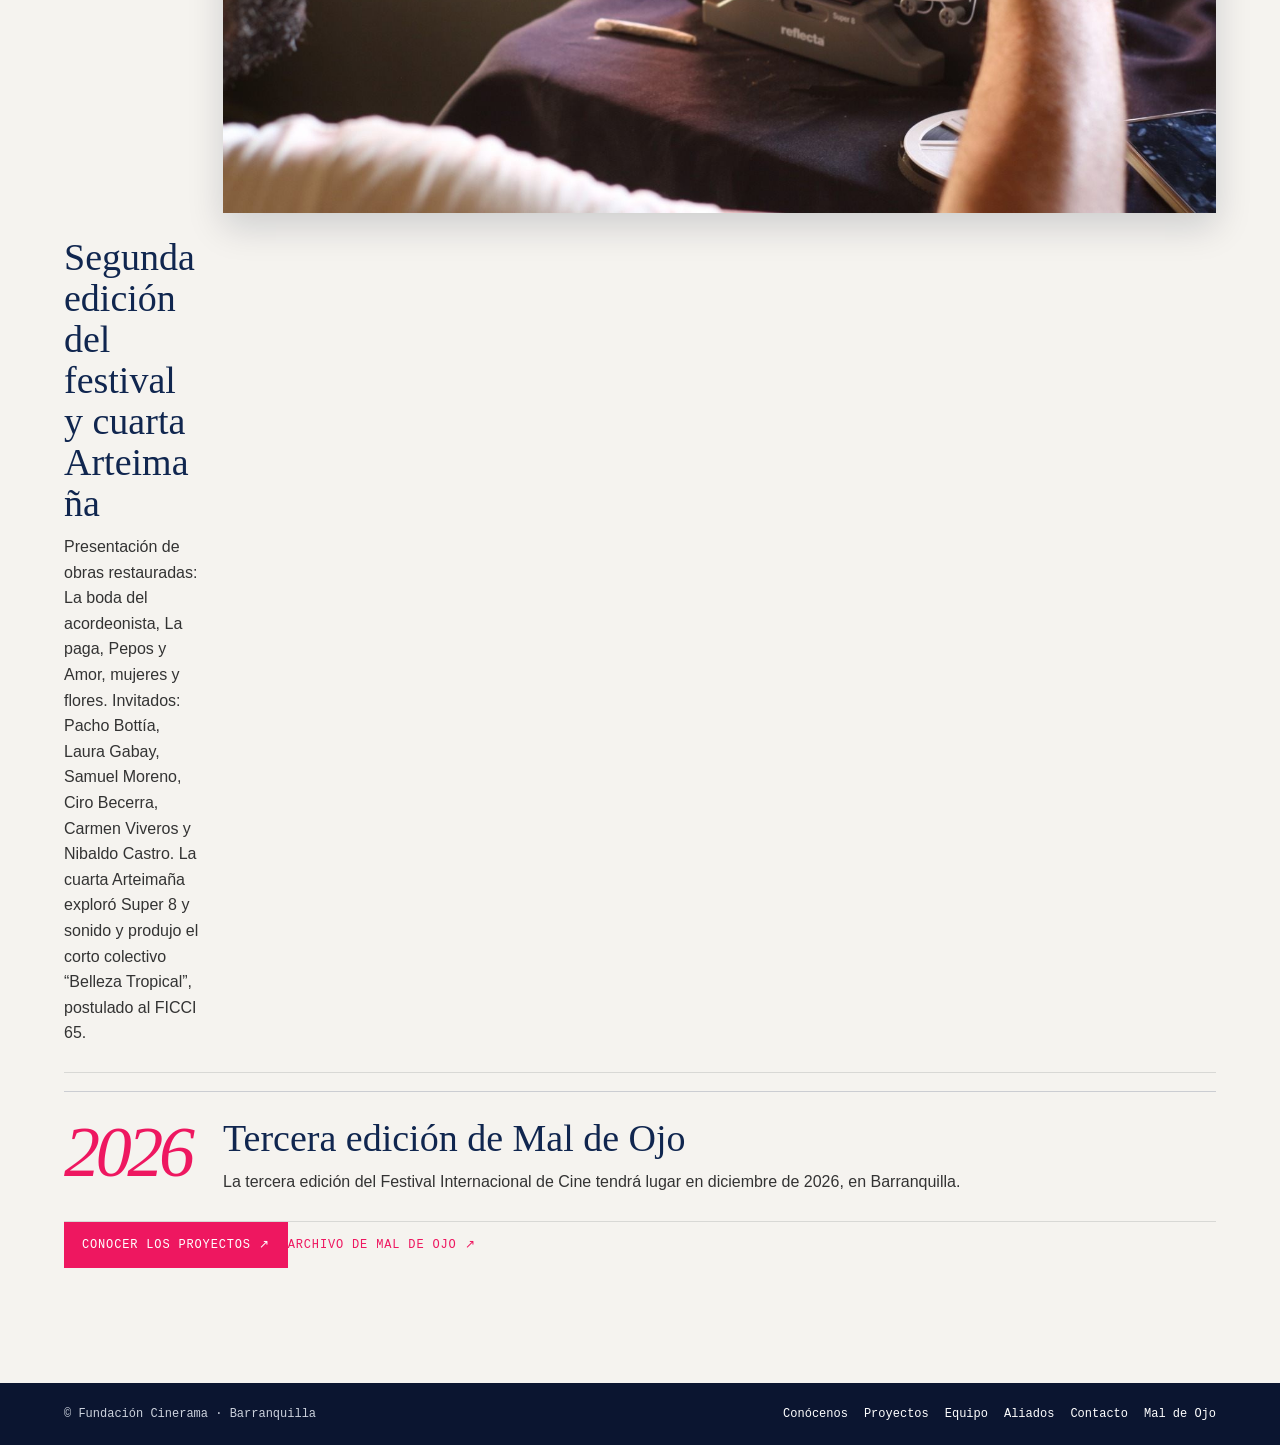
<file: cinerama/trayectoria.html>
<!doctype html><html lang="es"><head><meta charset="utf-8"><meta name="viewport" content="width=device-width, initial-scale=1"><meta name="theme-color" content="#10264f"><meta name="description" content="Trayectoria de Fundación Cinerama Contracultural desde 2016 hasta 2026."><meta property="og:type" content="website"><meta property="og:locale" content="es_CO"><meta property="og:title" content="Trayectoria · Fundación Cinerama Contracultural"><meta property="og:description" content="Trayectoria de Fundación Cinerama Contracultural desde 2016 hasta 2026."><meta property="og:image" content="https://aguileracogollo-cell.github.io/mal-de-ojo-preview-2026/media/publico-en-sala.jpg"><title>Trayectoria · Fundación Cinerama Contracultural</title><link rel="stylesheet" href="site.css"></head><body><a class="skip" href="#contenido">Saltar al contenido</a><div class="topline"><span>Fundación Cinerama · Barranquilla</span><a href="contacto.html">Contacto ↗</a></div>
<header class="site-head"><div class="wrap head-inner">
<a class="brand" href="index.html" aria-label="Fundación Cinerama, inicio"><svg class="brand-logo" viewBox="0 0 52 52" role="img" aria-label="Isotipo Cinerama"><path d="M5 8 18 1v30L5 38z" fill="#ee1760"/><path d="M22 4 35 11v20l-13-7z" fill="#ee1760"/><path d="M5 42 22 32l13 7-17 10z" fill="#10264f"/><path d="m25 29 13-7 9 5-13 8z" fill="#10264f"/><path d="m38 13 9 5v7l-9-5z" fill="#10264f"/></svg><span>FUNDACIÓN CINERAMA<small>CONTRACULTURAL</small></span></a>
<button class="menu-btn" aria-expanded="false" aria-controls="nav-principal">Menú</button>
<nav class="nav" id="nav-principal" aria-label="Navegación principal">
<a href="index.html" >Inicio</a><a href="conocenos.html" aria-current="page">Conócenos</a><a href="proyectos.html" >Proyectos</a><a href="equipo.html" >Equipo</a><a href="aliados.html" >Aliados</a><a href="contacto.html" >Contacto</a><a class="nav-festival" href="../index.html">Mal de Ojo ↗</a>
</nav></div></header><main id="contenido">
<section class="page-hero"><div class="wrap"><div class="eyebrow">Fundación Cinerama Contracultural · 2016—2026</div><h1>Una trayectoria hecha de cine y comunidad.</h1><p>Una década de muestras, cineclubismo, formación de públicos, alianzas y creación cultural en Barranquilla y el Caribe colombiano.</p></div></section>
<section class="section"><div class="wrap">
<article class="trajectory-feature" id="mal-de-ojo-festival"><span class="eyebrow">Proyecto principal · 2024—2026</span><h2>Mal de Ojo Festival Internacional de Cine</h2><p>El proceso comenzó con muestras en 2016, se amplió con actividades de exhibición y formación, y llegó a su primera edición como festival en 2024. En diciembre de 2026 celebrará su tercera edición en Barranquilla.</p><a class="button" href="../index.html">Ir al festival ↗</a></article>

<div class="timeline year-timeline"><article class="timeline-year year-card" id="year-2016"><span class="year-number">2016</span><figure class="year-image"><img src="../media/publico-en-sala.jpg" alt="Público reunido en una sala de cine" loading="lazy"></figure><div class="year-content"><h2>Ciclo CortoPunzante y primera Muestra Mal de Ojo</h2><p>Ciclo CortoPunzante, en colaboración con Cine a la Calle y el 7.º Tour Eurochannel. Primera Muestra Mal de Ojo en la Semana de la Fotografía SEFO, con participación de Isaac Adechine.</p></div></article><article class="timeline-year year-card" id="year-2017"><span class="year-number">2017</span><div class="year-image-pair"><img src="../media/retrospectiva-eduardo-coutinho.jpg" alt="Retrospectiva dedicada a Eduardo Coutinho" loading="lazy"><img src="../media/lisandro-duque.jpg" alt="Encuentro con el cineasta Lisandro Duque" loading="lazy"><img src="../media/afiche-arteimana-2017.jpg" alt="Afiche de la primera edición de Arteimaña en 2017" loading="lazy"></div><div class="year-content"><h2>Circulación cinematográfica y primera Arteimaña</h2><p>Muestra Eduardo Coutinho: El arte de filmar la palabra, con la Universidad del Magdalena y curaduría de Patricia Ruiz Acero; convenio con Cine Colombia; muestras del Festival de Cine Francés y Shnit. Primera Arteimaña con Lisandro Duque, Gonzalo de Sagarminaga, Jesús Reyes, Omar Ospino y Armando Russi.</p></div></article><article class="timeline-year year-card" id="year-2018"><span class="year-number">2018</span><figure class="year-image"><img src="../media/conversatorio-pensar-el-caribe.jpg" alt="Conversatorio Pensar el Caribe desde el audiovisual" loading="lazy"></figure><div class="year-content"><h2>Muestras, cultura afrocaribeña y pensamiento audiovisual</h2><p>Fuera de Foco, con Vokaribe Radio, Caribe Afirmativo y la Defensoría del Pueblo; Kambamba, Mes de la Afrocolombianidad, con Álvaro Suescum y Joaquín Robles; Non Plus Fiction, con Fundación Impulsos; segunda Muestra Mal de Ojo: Pensar el Caribe desde el audiovisual.</p></div></article><article class="timeline-year year-card" id="year-2019"><span class="year-number">2019</span><div class="year-content"><h2>Ciclos y muestras en alianza</h2><p>Soupe Française; Muestra Alterna FICICA; y muestra del 6.º Festival Internacional de Cine por los Derechos Humanos.</p></div></article><article class="timeline-year year-card" id="year-2020"><span class="year-number">2020</span><div class="year-content"><h2>Tercera Muestra de Cine del Caribe Mal de Ojo</h2><p>“Todo ojo lo verá”: muestra virtual de tres meses con 28 películas. Participaron, entre otros, Jorge Cao, Pacho Bottía, Nina Marín, Carmen Viveros y Samuel Moreno.</p></div></article><article class="timeline-year year-card" id="year-2021"><span class="year-number">2021</span><div class="year-content"><h2>Segunda Arteimaña</h2><p>Taller de apreciación cinematográfica, ganador del Portafolio de Estímulos Germán Vargas Cantillo.</p></div></article><article class="timeline-year year-card" id="year-2022"><span class="year-number">2022</span><figure class="year-image"><img src="../media/muestra-falsificadocs.jpg" alt="Muestra de cine documental Falsificadocs" loading="lazy"></figure><div class="year-content"><h2>Falsificadocs</h2><p>Muestra de Cine Documental Latinoamericano realizada con ACAMPADOC y la Red de Documentalistas Latinoamericanos (DOCLA).</p></div></article><article class="timeline-year year-card" id="year-2023"><span class="year-number">2023</span><div class="year-content"><h2>Creación de Fundación Cinerama y proyecto Baobab</h2><p>Se constituye la Fundación Cinerama Contracultural. Beca Education and Culture de Partners of the Americas para Baobab: Arte, Cultura y Paz para una Nueva Colombia.</p></div></article><article class="timeline-year year-card" id="year-2024"><span class="year-number">2024</span><figure class="year-image"><img src="../media/equipo-arteimana.jpg" alt="Equipo de trabajo de Arteimaña" loading="lazy"></figure><div class="year-content"><h2>Primera edición de Mal de Ojo Festival Internacional de Cine</h2><p>Homenaje a Floro Manco y a su película “Carnaval de Barranquilla” (1914). Apoyo del Programa Nacional de Estímulos del Ministerio de Cultura. Tercera Arteimaña: Dossiers y técnicas de pitch.</p></div></article><article class="timeline-year year-card" id="year-2025"><span class="year-number">2025</span><figure class="year-image"><img src="../media/laboratorio-super8.jpg" alt="Laboratorio de creación cinematográfica en Super 8" loading="lazy"></figure><div class="year-content"><h2>Segunda edición del festival y cuarta Arteimaña</h2><p>Presentación de obras restauradas: La boda del acordeonista, La paga, Pepos y Amor, mujeres y flores. Invitados: Pacho Bottía, Laura Gabay, Samuel Moreno, Ciro Becerra, Carmen Viveros y Nibaldo Castro. La cuarta Arteimaña exploró Super 8 y sonido y produjo el corto colectivo “Belleza Tropical”, postulado al FICCI 65.</p></div></article><article class="timeline-year year-card" id="year-2026"><span class="year-number">2026</span><div class="year-content"><h2>Tercera edición de Mal de Ojo</h2><p>La tercera edición del Festival Internacional de Cine tendrá lugar en diciembre de 2026, en Barranquilla.</p></div></article></div>
<div class="trajectory-end"><a class="button" href="proyectos.html">Conocer los proyectos ↗</a><a class="card-link" href="../archivo.html">Archivo de Mal de Ojo ↗</a></div>
</div></section></main><footer class="foot"><span>© Fundación Cinerama · Barranquilla</span><nav class="foot-links" aria-label="Navegación de pie"><a href="conocenos.html">Conócenos</a><a href="proyectos.html">Proyectos</a><a href="equipo.html">Equipo</a><a href="aliados.html">Aliados</a><a href="contacto.html">Contacto</a><a href="../index.html">Mal de Ojo</a></nav></footer>
<script>const menuButton=document.querySelector(".menu-btn"),navigation=document.querySelector("#nav-principal");if(menuButton&&navigation){menuButton.addEventListener("click",()=>{const isOpen=menuButton.getAttribute("aria-expanded")==="true";menuButton.setAttribute("aria-expanded",String(!isOpen));navigation.classList.toggle("is-open",!isOpen);menuButton.textContent=isOpen?"Menú":"Cerrar"});navigation.addEventListener("click",event=>{if(event.target.closest("a")){menuButton.setAttribute("aria-expanded","false");navigation.classList.remove("is-open");menuButton.textContent="Menú"}})}</script></body></html>
</file>
<file: cinerama/site.css>
:root{--navy:#10264f;--navy2:#1b3c75;--pink:#ee1760;--paper:#f5f3ef;--white:#fff;--ink:#1d2230;--muted:#636977;--line:#d8d8d5;--serif:Georgia,"Times New Roman",serif;--sans:Arial,Helvetica,sans-serif;--mono:"Courier New",monospace;--gutter:clamp(20px,5vw,78px);--max:1440px;--shadow:0 18px 45px rgba(16,38,79,.12)}
*{box-sizing:border-box}html{scroll-behavior:smooth;scroll-padding-top:96px}body{margin:0;background:var(--paper);color:var(--ink);font:16px/1.6 var(--sans)}img{display:block;max-width:100%}a{color:inherit}.wrap{width:min(100%,var(--max));margin:0 auto;padding:0 var(--gutter)}.skip{position:absolute;left:-9999px;top:8px;background:#fff;padding:12px;z-index:100}.skip:focus{left:8px}.eyebrow{font:12px/1.5 var(--mono);letter-spacing:.13em;text-transform:uppercase;color:var(--pink)}.topline{display:flex;justify-content:space-between;gap:16px;padding:8px var(--gutter);background:var(--navy);color:#fff;font:12px var(--mono);letter-spacing:.06em;text-transform:uppercase}.topline a{color:#fff;text-decoration:none}.site-head{position:sticky;top:0;z-index:20;background:rgba(255,255,255,.97);border-bottom:1px solid rgba(16,38,79,.1);backdrop-filter:blur(12px)}.head-inner{min-height:82px;display:flex;align-items:center;justify-content:space-between;gap:22px}.brand{display:flex;align-items:center;gap:11px;text-decoration:none;color:var(--navy);font-size:14px;line-height:1;font-weight:800;letter-spacing:.1em;white-space:nowrap}.brand small{display:block;margin-top:6px;font:8px var(--mono);letter-spacing:.3em;font-weight:400}.brand-logo{width:42px;height:42px}.nav{display:flex;align-items:center;gap:clamp(10px,1.7vw,24px)}.nav a{font-size:12px;text-transform:uppercase;letter-spacing:.045em;text-decoration:none;padding:12px 0;border-bottom:2px solid transparent;color:var(--navy);white-space:nowrap}.nav a:hover,.nav a:focus-visible{color:var(--pink);border-color:var(--pink)}.nav .nav-festival{color:var(--pink)}.menu-btn{display:none;border:0;background:var(--navy);color:white;min-height:44px;padding:10px 14px;font:12px var(--mono);text-transform:uppercase;cursor:pointer}.hero{min-height:min(690px,78vh);position:relative;display:flex;align-items:center;overflow:hidden;background:var(--navy);color:white}.hero>img{position:absolute;inset:0;width:100%;height:100%;object-fit:cover;object-position:center 45%;filter:saturate(.8)}.hero:after{content:'';position:absolute;inset:0;background:linear-gradient(90deg,rgba(8,20,45,.92),rgba(8,20,45,.68) 48%,rgba(8,20,45,.16)),linear-gradient(0deg,rgba(8,20,45,.45),transparent 65%)}.hero-inner{position:relative;z-index:1;padding-top:70px;padding-bottom:86px}.hero .eyebrow{color:#ff9abb}.hero h1{max-width:850px;font:clamp(58px,9vw,122px)/.85 var(--serif);font-weight:400;letter-spacing:-.07em;margin:24px 0 25px}.hero h1 em{display:block;color:#ff4c87;font-style:normal}.hero p{max-width:590px;font-size:clamp(15px,1.6vw,19px);color:#f0edf1;margin:0}.hero-actions{display:flex;gap:12px;flex-wrap:wrap;margin-top:27px}.button{display:inline-flex;align-items:center;justify-content:center;gap:10px;min-height:46px;padding:12px 17px;background:var(--pink);border:1px solid var(--pink);color:#fff;text-decoration:none;font:12px var(--mono);letter-spacing:.07em;text-transform:uppercase;transition:transform .18s,background .18s,color .18s}.button:hover,.button:focus-visible{transform:translateY(-2px);background:var(--navy);border-color:var(--navy)}.button-outline{background:transparent;border-color:rgba(255,255,255,.7)}.section{padding:clamp(66px,9vw,120px) 0}.section-head{display:flex;align-items:end;justify-content:space-between;gap:28px;margin-bottom:38px}.section-head h2,.page-hero h1{font:clamp(38px,6.2vw,76px)/.95 var(--serif);font-weight:400;letter-spacing:-.055em;color:var(--navy);margin:10px 0 0}.section-head p{max-width:520px;margin:0;color:var(--muted);font-size:14px}.page-hero{background:#e9e7e3;padding:clamp(54px,8vw,100px) 0}.page-hero h1{max-width:920px}.page-hero p{max-width:720px;color:var(--muted);margin:20px 0 0;font-size:16px}.intro-grid{display:grid;grid-template-columns:1.15fr .85fr;gap:clamp(36px,8vw,110px);align-items:start}.intro-lead{font:clamp(23px,3vw,38px)/1.25 var(--serif);color:var(--navy);margin:0}.intro-copy{border-top:1px solid var(--line);padding-top:18px;color:#454b57}.intro-copy p{margin:0 0 16px}.split-cards{display:grid;grid-template-columns:1fr 1fr;gap:16px;margin-top:45px}.feature-card{padding:clamp(24px,4vw,48px);background:var(--navy);color:white;min-height:220px}.feature-card:nth-child(2){background:#e9e7e3;color:var(--navy)}.feature-card h2,.feature-card h3{font:12px var(--mono);text-transform:uppercase;letter-spacing:.1em;margin:0 0 22px;color:#ff9abb}.feature-card:nth-child(2) h3{color:var(--pink)}.feature-card p{font:clamp(18px,2vw,25px)/1.45 var(--serif);margin:0}.value-grid,.line-grid,.project-grid,.team-grid,.partner-grid{display:grid;grid-template-columns:repeat(3,1fr);gap:14px}.value-card,.line-card,.project-card,.team-card,.partner-card{background:white;border-top:3px solid var(--pink);padding:24px;box-shadow:0 7px 28px rgba(16,38,79,.055)}.value-card h3,.line-card h2,.project-card h2,.team-card h2{font:clamp(21px,2.3vw,30px)/1.1 var(--serif);font-weight:400;color:var(--navy);margin:10px 0 13px}.value-card p,.line-card p,.project-card p,.team-card p,.partner-card p{color:var(--muted);font-size:14px;margin:0 0 12px}.line-card,.project-card{display:flex;flex-direction:column;transition:transform .2s,box-shadow .2s,border-color .2s}.line-card:hover,.line-card:focus-within,.project-card:hover,.project-card:focus-within{transform:translateY(-4px);box-shadow:var(--shadow);border-color:var(--pink)}.project-card h2 a,.line-card h2 a{color:inherit;text-decoration:none}.project-card h2 a:hover,.line-card h2 a:hover{color:var(--pink)}.card-link{display:inline-flex;align-items:center;gap:8px;min-height:44px;margin-top:auto;color:var(--pink);font:12px var(--mono);letter-spacing:.07em;text-transform:uppercase;text-decoration:none}.card-link:hover,.card-link:focus-visible{text-decoration:underline;text-underline-offset:4px}.project-summary{font-size:13px;color:#505663;margin:0 0 16px}.dark-section{background:var(--navy);color:white}.dark-section .section-head h2{color:white}.dark-section .section-head p{color:#d0d7e4}.timeline-row{display:grid;grid-template-columns:130px 1fr;gap:28px;border-top:1px solid rgba(255,255,255,.25);padding:24px 0}.timeline-year{font:clamp(28px,4vw,48px) var(--serif);color:#ff6798}.team-grid{grid-template-columns:repeat(3,1fr);align-items:stretch}.team-card{border-top:1px solid var(--line);box-shadow:none}.team-card.featured{grid-column:span 2}.team-initials{width:54px;height:54px;border-radius:50%;display:grid;place-items:center;background:#f4dce4;color:var(--navy);font:18px var(--serif);margin-bottom:16px}.team-role{font:12px var(--mono);letter-spacing:.05em;color:var(--pink);text-transform:uppercase}.team-card h2{font-size:24px;margin:8px 0}.team-card p{font-size:13px}.team-pending{background:#f5f3ef;border-style:dashed}.partner-card{display:flex;align-items:center;min-height:74px;color:var(--navy);font:12px var(--mono);text-decoration:none}.partner-card:hover,.partner-card:focus-visible{border-color:var(--navy);color:var(--pink)}.support-grid{display:grid;grid-template-columns:1fr 1fr;gap:36px;margin-top:54px}.support-copy,.form-preview{background:white;padding:clamp(24px,4vw,48px)}.support-copy h2,.form-preview h2{font:clamp(28px,3.5vw,42px)/1.05 var(--serif);font-weight:400;color:var(--navy)}.form-grid{display:grid;grid-template-columns:1fr 1fr;gap:13px}.field label{display:block;font:12px var(--mono);text-transform:uppercase;letter-spacing:.04em;color:var(--navy);margin-bottom:6px}.field input,.field textarea,.field select{width:100%;min-height:42px;border:1px solid var(--line);background:#faf9f7;padding:9px;font:14px var(--sans);color:var(--ink)}.field.wide{grid-column:1/-1}.form-note{font:12px/1.5 var(--mono);color:var(--muted);margin-top:15px}.contact-grid{display:grid;grid-template-columns:1fr 1fr;gap:28px}.contact-item{border-top:1px solid var(--line);padding:16px 0}.contact-item span{display:block;color:var(--pink);font:12px var(--mono);text-transform:uppercase;margin-bottom:6px}.contact-item a{color:var(--navy);text-decoration-thickness:1px;text-underline-offset:4px}.socials{display:flex;gap:14px;flex-wrap:wrap;margin-top:20px}.socials a{font:12px var(--mono);text-transform:uppercase;color:var(--navy);text-decoration:none;border-bottom:1px solid var(--pink);padding-bottom:4px}.project-detail{padding:clamp(24px,4vw,44px) 0;border-top:1px solid var(--line);scroll-margin-top:102px}.project-detail h2{font:clamp(25px,3vw,38px)/1.08 var(--serif);font-weight:400;color:var(--navy);margin:12px 0}.project-detail p{max-width:900px;color:#444b57;font-size:16px;line-height:1.7}.detail-actions{display:flex;gap:10px;flex-wrap:wrap;margin-top:18px}.back-link{font:12px var(--mono);letter-spacing:.05em;text-transform:uppercase;color:var(--pink);text-decoration:none}.source-link{font:12px var(--mono);color:var(--pink)}.foot{background:#0b1530;color:#ccd2dd;padding:24px var(--gutter);display:flex;justify-content:space-between;gap:18px;flex-wrap:wrap;font:12px var(--mono)}.foot a{color:white;text-decoration:none}.foot-links{display:flex;gap:16px;flex-wrap:wrap}.empty-note{font:12px/1.5 var(--mono);color:var(--muted);padding:12px 0}.breadcrumb{font:12px var(--mono);text-transform:uppercase;color:var(--pink)}.notice{font:12px/1.5 var(--mono);color:var(--muted);padding:14px;border-left:2px solid var(--pink);background:white;margin-top:22px}.action-row{display:flex;gap:12px;flex-wrap:wrap;margin-top:18px}
@media(max-width:1080px){.nav{gap:10px}.nav a{font-size:12px}.brand{font-size:12px}.brand-logo{width:38px;height:38px}}
@media(max-width:830px){.head-inner{min-height:72px}.menu-btn{display:inline-flex;align-items:center}.nav{display:none;position:absolute;left:0;right:0;top:100%;background:white;box-shadow:0 16px 24px rgba(16,38,79,.12);padding:12px var(--gutter) 22px;align-items:stretch;flex-direction:column;gap:0}.nav.is-open{display:flex}.nav a{padding:12px 0;font-size:12px;border-bottom:1px solid var(--line)}.nav .nav-festival{border-bottom:0}.line-grid,.project-grid,.team-grid,.partner-grid{grid-template-columns:repeat(2,1fr)}.team-card.featured{grid-column:span 2}.section-head{align-items:start;flex-direction:column}.intro-grid,.support-grid,.contact-grid{grid-template-columns:1fr;gap:24px}.hero{min-height:640px;min-height:78svh}}
@media(max-width:560px){.topline{justify-content:center;text-align:center}.topline a{display:none}.line-grid,.project-grid,.team-grid,.value-grid,.partner-grid,.split-cards{grid-template-columns:1fr}.team-card.featured{grid-column:auto}.form-grid{grid-template-columns:1fr}.field.wide{grid-column:auto}.hero h1{font-size:clamp(51px,14vw,76px)}.hero-inner{padding-top:70px;padding-bottom:90px}.timeline-row{grid-template-columns:80px 1fr;gap:14px}.foot{flex-direction:column}.page-hero h1{font-size:clamp(39px,12vw,60px)}}
@media(prefers-reduced-motion:reduce){html{scroll-behavior:auto}*,*:before,*:after{transition-duration:.01ms!important;animation-duration:.01ms!important;animation-iteration-count:1!important}}

.project-detail{padding:clamp(24px,4vw,54px);margin:0 0 22px;background:#fff;border:1px solid var(--line)}.project-detail h2{font:clamp(27px,3vw,42px)/1.05 var(--serif);font-weight:400;color:var(--navy);margin:14px 0}.project-detail p{max-width:850px}.project-list{display:grid;gap:22px}.project-list .card-link{justify-self:start}.page-hero .eyebrow a{text-decoration:none}.page-hero .eyebrow a:hover{color:var(--pink)}

.project-catalog{display:grid;grid-template-columns:repeat(3,minmax(0,1fr));gap:1px;background:rgba(255,255,255,.24);border:1px solid rgba(255,255,255,.24)}.project-catalog article{padding:clamp(20px,3vw,36px);background:var(--navy);color:#fff;min-height:205px}.project-catalog h3{font:clamp(22px,2.2vw,30px)/1.1 var(--serif);font-weight:400;margin:14px 0}.project-catalog h3 a{text-decoration:none}.project-catalog h3 a:hover,.project-catalog h3 a:focus-visible{color:#ff9abb}.project-catalog p{font-size:13px;color:#d6dbe6;margin:0}@media(max-width:830px){.project-catalog{grid-template-columns:repeat(2,minmax(0,1fr))}}@media(max-width:560px){.project-catalog{grid-template-columns:1fr}}

.featured-project-section{padding-top:48px;padding-bottom:48px}.featured-project{display:grid;grid-template-columns:1fr auto;align-items:center;gap:34px;padding:clamp(28px,5vw,64px);background:#f3dce4;border-left:6px solid var(--pink)}.featured-project h2{font:clamp(36px,5vw,64px)/.95 var(--serif);font-weight:400;letter-spacing:-.05em;color:var(--navy);margin:12px 0}.featured-project p{max-width:750px;color:var(--navy);margin:0}.featured-actions{display:flex;flex-direction:column;align-items:flex-start;gap:12px}.history-catalog{display:grid;grid-template-columns:repeat(3,minmax(0,1fr));gap:12px}.history-catalog a{background:#fff;border:1px solid var(--line);padding:22px;text-decoration:none;display:flex;flex-direction:column;gap:8px;transition:transform .18s,border-color .18s}.history-catalog a:hover,.history-catalog a:focus-visible{transform:translateY(-3px);border-color:var(--pink)}.history-catalog strong{font:22px/1.1 var(--serif);font-weight:400;color:var(--navy)}.history-catalog span{font-size:12px;color:var(--muted)}.timeline{border-top:1px solid var(--line);margin-top:38px}.timeline-year{display:grid;grid-template-columns:110px 1fr;gap:24px;padding:28px 0;border-bottom:1px solid var(--line);scroll-margin-top:110px}.timeline-year>span{font:32px var(--serif);color:var(--pink)}.timeline-year h2{font:clamp(24px,3vw,34px)/1.1 var(--serif);font-weight:400;color:var(--navy);margin:0 0 12px}.timeline-year ul{padding-left:19px;margin:0;max-width:900px}.timeline-year li{padding:0 0 9px}.trajectory-feature{padding:clamp(28px,5vw,58px);background:var(--navy);color:#fff}.trajectory-feature h2{font:clamp(34px,5vw,62px)/.96 var(--serif);font-weight:400;margin:12px 0}.trajectory-feature p{max-width:840px;color:#e0e5ef}.source-note{font:12px var(--mono);color:var(--muted);margin-top:28px}.trajectory-callout{background:#e9e7e3}.trajectory-callout h2{font:clamp(30px,4vw,48px)/1.02 var(--serif);font-weight:400;color:var(--navy);margin:10px 0}@media(max-width:830px){.history-catalog{grid-template-columns:repeat(2,minmax(0,1fr))}.featured-project{grid-template-columns:1fr}.featured-actions{flex-direction:row;flex-wrap:wrap}.timeline-year{grid-template-columns:80px 1fr}}@media(max-width:560px){.history-catalog{grid-template-columns:1fr}.timeline-year{grid-template-columns:1fr;gap:8px}}

.title-link{color:inherit;text-decoration:none;transition:color .18s ease}.title-link:hover,.title-link:focus-visible,.project-detail h2 a:hover,.project-detail h2 a:focus-visible{color:var(--pink);text-decoration:underline;text-decoration-thickness:1px;text-underline-offset:.13em}.line-card h2 a{display:inline-block}.featured-project h2 a{color:inherit;text-decoration:none;transition:color .18s ease}.featured-project h2 a:hover,.featured-project h2 a:focus-visible{color:var(--pink);text-decoration:underline;text-underline-offset:.13em}.title-link:focus-visible,.project-catalog h3 a:focus-visible,.history-catalog a:focus-visible{outline:2px solid var(--pink);outline-offset:4px}

.featured-project{grid-template-columns:minmax(0,1.05fr) minmax(280px,.85fr);gap:30px}.featured-image{margin:0;overflow:hidden;min-height:300px}.featured-image img{width:100%;height:100%;min-height:300px;object-fit:cover;transition:transform .5s ease,filter .3s ease}.featured-project:hover .featured-image img{transform:scale(1.035);filter:saturate(1.08)}.photo-strip-section{padding:0 0 clamp(48px,7vw,88px)}.photo-strip{display:grid;grid-template-columns:1fr 1.25fr 1fr;gap:14px}.photo-strip figure{position:relative;margin:0;min-height:220px;overflow:hidden;background:var(--navy)}.photo-strip img{width:100%;height:100%;min-height:220px;object-fit:cover;transition:transform .45s ease,filter .35s ease}.photo-strip figure:hover img{transform:scale(1.06);filter:saturate(1.13)}.photo-strip figcaption{position:absolute;left:0;right:0;bottom:0;padding:28px 16px 13px;color:#fff;font:12px var(--mono);letter-spacing:.04em;text-transform:uppercase;background:linear-gradient(transparent,rgba(8,20,45,.85))}.project-image-link{display:block;overflow:hidden;margin:-1px -1px 20px}.project-photo{width:100%;aspect-ratio:16/10;object-fit:cover;transition:transform .45s ease,filter .35s ease}.project-catalog article:hover .project-photo,.project-image-link:focus-visible .project-photo{transform:scale(1.045);filter:saturate(1.15)}.project-catalog article{padding:0 0 26px;overflow:hidden}.project-catalog article>.eyebrow,.project-catalog article h3,.project-catalog article p{margin-left:24px;margin-right:24px}.project-catalog article>.eyebrow{display:block}.timeline-photos{margin:34px 0 50px}.timeline-photos figure{min-height:190px}.timeline-photos img{min-height:190px}@media(max-width:830px){.featured-project{grid-template-columns:1fr}.featured-image{grid-row:1;min-height:250px}.featured-image img{min-height:250px}.photo-strip{grid-template-columns:1fr 1fr}.photo-strip figure:last-child{display:none}}@media(max-width:560px){.photo-strip{grid-template-columns:1fr}.photo-strip figure:nth-child(n+2){display:none}.featured-actions{flex-direction:column;align-items:flex-start}}

.project-card-primary{border:2px solid var(--pink)}.project-card-primary>.eyebrow{color:#ff91b0}.project-catalog h3 a{display:inline-block;transition:transform .18s ease,color .18s ease}.project-catalog h3 a:hover,.project-catalog h3 a:focus-visible{transform:translateX(3px)}.project-image-link:focus-visible{outline:3px solid var(--pink);outline-offset:3px}



/* Ajustes de legibilidad y componentes incorporados */
.logo-grid{grid-template-columns:repeat(4,minmax(0,1fr))}
.logo-card{display:flex;flex-direction:column;align-items:center;justify-content:flex-start;gap:14px;text-align:center;min-height:170px;padding:22px}
.logo-card strong{font:13px/1.35 var(--sans);font-weight:600;color:var(--navy)}
.logo-placeholder{width:100%;height:74px;border:1px dashed #b9bdc7;background:#f7f6f3;display:grid;place-items:center;color:#9297a3;font:12px var(--mono);letter-spacing:.12em}
.team-profile{max-width:850px;padding:clamp(28px,5vw,54px);border-left:4px solid var(--pink);background:#fff}
.team-profile h2{font:clamp(30px,4vw,48px)/1.05 var(--serif);font-weight:400;color:var(--navy);margin:12px 0}
.team-profile p{font-size:17px;max-width:640px;color:#454b57}
.stage-grid{margin-bottom:44px}
@media(max-width:830px){.logo-grid{grid-template-columns:repeat(2,minmax(0,1fr))}}
@media(max-width:560px){
 .logo-grid{grid-template-columns:1fr 1fr}
 .eyebrow,.team-role,.source-note,.history-catalog span,.partner-card,.topline{font-size:14px!important;line-height:1.45}
 .nav a{min-height:44px;display:flex;align-items:center}
 .button{min-height:46px;font-size:12px}
 .card-link{font-size:12px}
 .section-head{align-items:flex-start;flex-direction:column}
 .intro-grid,.contact-grid,.split-cards{grid-template-columns:1fr}
 .featured-project{grid-template-columns:1fr}
 .featured-image{grid-row:auto}
 .team-profile p{font-size:16px}
}
/* Recuperación editorial y ajustes responsive */
body{font-size:16px;overflow-x:hidden}html{overflow-x:clip;scroll-padding-top:88px}img{max-width:100%}
.topline{white-space:nowrap;overflow:hidden;text-overflow:ellipsis}.topline span{font-size:12px;letter-spacing:.03em}
.team-grid{display:grid;grid-template-columns:repeat(2,minmax(0,1fr));gap:18px}.team-card{min-width:0;padding:26px;background:#fff;border:1px solid rgba(16,38,79,.13);border-radius:2px}.team-card-featured{grid-column:span 2;background:#f2f0eb;border-left:4px solid var(--pink)}.team-initials{width:76px;height:76px;display:grid;place-items:center;border-radius:50%;background:var(--navy);color:#fff;font:italic 30px/1 var(--serif);margin-bottom:22px;position:relative}.team-initials:after{content:"";position:absolute;inset:7px;border:1px solid rgba(255,255,255,.35);border-radius:50%}.team-role{display:block;font:12px/1.4 var(--mono);letter-spacing:.06em;text-transform:uppercase;color:var(--pink);margin-bottom:10px}.team-card h2{font:clamp(25px,3vw,34px)/1.06 var(--serif);font-weight:400;color:var(--navy);margin:0 0 12px;overflow-wrap:anywhere}.team-card p{font:16px/1.6 var(--sans);color:#333;margin:0 0 12px}.team-card .source-link{font-size:13px}
.partner-grid.logo-grid{display:grid;grid-template-columns:repeat(2,minmax(0,1fr));gap:10px}.partner-name-card{min-height:96px;padding:16px 18px;display:flex;align-items:center;justify-content:center;position:relative;background:rgba(255,255,255,.65);border:1px solid rgba(16,38,79,.13);text-align:center}.dark-section .partner-name-card{background:rgba(255,255,255,.06);border-color:rgba(255,255,255,.18)}.partner-name-card strong{font:15px/1.35 var(--serif);font-weight:400;color:var(--navy)}.dark-section .partner-name-card strong{color:#fff}.partner-logo{max-width:100%;max-height:52px;object-fit:contain;margin:0 auto 8px;display:block}
.photo-strip{display:grid;grid-template-columns:repeat(3,minmax(0,1fr));gap:14px;margin:34px 0}.photo-strip figure{min-width:0;margin:0}.photo-strip img{display:block;width:100%;height:220px;object-fit:cover}.photo-strip figcaption{font:12px/1.4 var(--mono);color:#5b5b5b;margin-top:8px}
.timeline.year-timeline{background:transparent}.timeline.year-timeline .year-card{display:grid;grid-template-columns:135px minmax(0,1fr);gap:24px;padding:26px 0;border-top:1px solid rgba(16,38,79,.18);align-items:start}.year-card .year-number{font:clamp(48px,6vw,72px)/.95 var(--serif);font-style:italic;color:var(--pink);letter-spacing:-.06em}.year-card .year-content h2{font:clamp(25px,3vw,38px)/1.08 var(--serif);font-weight:400;color:var(--navy);margin:0 0 10px;overflow-wrap:anywhere}.year-card .year-content p{font:16px/1.6 var(--sans);color:#333;margin:0;max-width:850px}
@media(max-width:760px){.topline{justify-content:center}.topline a{display:none}.head-inner{gap:12px}.nav a{min-height:44px;display:flex;align-items:center}.menu-btn{min-height:44px}.section-head{align-items:flex-start;flex-direction:column}.team-grid{grid-template-columns:1fr}.team-card-featured{grid-column:auto}.photo-strip{grid-template-columns:repeat(2,minmax(0,1fr))}.photo-strip img{height:min(60vh,220px)}.timeline.year-timeline .year-card{grid-template-columns:1fr;gap:10px}.year-card .year-number{font-size:54px}.year-card .year-content h2{font-size:clamp(24px,7vw,32px)}.history-stage{grid-template-columns:1fr;gap:16px}.history-stage img{height:min(60vh,260px)}.line-grid,.project-catalog{grid-template-columns:1fr}.featured-project{grid-template-columns:1fr}.featured-image{grid-row:auto}.contact-grid,.intro-grid,.split-cards{grid-template-columns:1fr}}
@media(max-width:420px){.wrap{padding-inline:18px}.topline{font-size:12px;padding:7px 12px}.page-hero h1{font-size:clamp(36px,10vw,48px);overflow-wrap:anywhere}.section-head h2{font-size:clamp(34px,10vw,48px);overflow-wrap:anywhere}.team-card{padding:20px}.partner-grid.logo-grid{gap:8px}.partner-name-card{padding:12px;min-height:88px}.partner-name-card strong{font-size:14px}.photo-strip{gap:10px}.photo-strip img{height:180px}.foot,.foot-links{font-size:14px}.foot-links a{min-height:44px;display:inline-flex;align-items:center}.button,.card-link{min-height:44px;display:inline-flex;align-items:center}.project-detail h2{font-size:clamp(25px,7vw,34px);overflow-wrap:anywhere}}

/* Cinerama: cinematic visual system */
html,body{max-width:100%;overflow-x:hidden}figure{margin:0}
.home-cinema-hero{min-height:78vh;min-height:78svh;position:relative;isolation:isolate;display:flex;align-items:center;overflow:hidden;background:var(--navy);color:#fff}
.home-cinema-image,.line-hero-image{position:absolute;inset:0;width:100%;height:100%;object-fit:cover;object-position:center 48%;z-index:-2;filter:saturate(.86)}
.home-cinema-shade,.line-hero-shade{position:absolute;inset:0;z-index:-1;background:linear-gradient(90deg,rgba(6,17,40,.92),rgba(6,17,40,.65) 54%,rgba(6,17,40,.18)),linear-gradient(0deg,rgba(6,17,40,.5),transparent 68%)}
.home-cinema-copy{position:relative;padding-top:clamp(76px,10vw,150px);padding-bottom:clamp(76px,10vw,150px)}.home-cinema-copy .eyebrow,.line-cinema-hero .eyebrow,.line-cinema-hero .eyebrow a{color:#ff9abb}
.home-cinema-copy h1{max-width:1050px;font:clamp(58px,9.4vw,132px)/.86 var(--serif);font-weight:400;letter-spacing:-.075em;margin:24px 0 26px;color:#fff}.home-cinema-copy h1 span,.home-cinema-copy h1 em{display:block}.home-cinema-copy h1 em{font-style:normal;color:#ff4c87}.home-cinema-copy p{max-width:600px;color:#f5f2f4;font-size:clamp(15px,1.7vw,19px)}
.stats-band{background:var(--navy);color:#fff;padding:34px 0 38px}.stats-grid{display:grid;grid-template-columns:repeat(4,minmax(0,1fr));gap:24px}.stats-grid article{display:flex;min-width:0;flex-direction:column;gap:9px;padding:10px 0;border-right:1px solid rgba(255,255,255,.2)}.stats-grid article:last-child{border:0}.stats-grid strong{font:clamp(52px,7vw,86px)/.9 var(--serif);font-weight:400;color:#ff4c87;letter-spacing:-.06em}.stats-grid span{display:block;max-width:210px;color:#e4e8f0;font:12px/1.45 var(--mono)}
.home-photo-mosaic{display:grid;grid-template-columns:1.4fr 1fr 1fr;grid-template-rows:220px 220px;gap:14px}.home-photo-mosaic figure,.project-image-link,.year-image,.year-image-pair{position:relative;overflow:hidden;background:var(--navy);box-shadow:0 14px 34px rgba(8,18,42,.16)}.home-photo-mosaic figure img{width:100%;height:100%;object-fit:cover;transition:transform .45s ease}.home-photo-mosaic .mosaic-main{grid-row:span 2}.home-photo-mosaic figcaption{position:absolute;left:0;right:0;bottom:0;padding:34px 16px 14px;background:linear-gradient(0deg,rgba(0,0,0,.88),transparent);color:#fff;font-size:12px;line-height:1.4}
.home-lines-section{background:#e9e7e3}.home-lines-section .line-card{min-height:240px}.home-network-section{background:var(--navy);color:#fff;padding-top:clamp(78px,9vw,120px);padding-bottom:clamp(78px,9vw,120px)}.home-network-section .section-head h2,.home-team-head h2{color:#fff}.home-network-section .section-head p,.home-team-head p{color:#d0d7e4}
.home-ally-strip{display:grid;grid-template-columns:repeat(4,minmax(0,1fr));gap:1px;background:rgba(255,255,255,.22);border:1px solid rgba(255,255,255,.22);margin:34px 0 28px}.home-ally-strip span{display:flex;align-items:center;min-height:82px;padding:18px;background:#183464;color:#fff;font:12px/1.4 var(--mono)}
.home-team-head{display:flex;align-items:end;justify-content:space-between;gap:28px;margin-top:100px;margin-bottom:28px}.home-team-head h2{font:clamp(38px,6vw,70px)/.95 var(--serif);font-weight:400;margin:10px 0 0}.home-team-head p{max-width:470px;font-size:14px;margin:0}.home-team-strip{display:grid;grid-template-columns:repeat(6,minmax(0,1fr)) auto;gap:12px;align-items:center;text-decoration:none;color:#fff}.home-team-strip span{width:76px;height:76px;display:grid;place-items:center;background:#f4dce4;color:var(--navy);font:24px var(--serif)}.home-team-strip b{font:12px var(--mono);text-transform:uppercase;color:#ff9abb}
.home-feature-section{padding-top:clamp(72px,9vw,112px);padding-bottom:clamp(72px,9vw,112px)}.about-wide-photo{width:min(calc(100% - 2*var(--gutter)),1284px);margin:0 auto clamp(60px,8vw,100px);height:clamp(220px,36vw,470px);overflow:hidden;box-shadow:0 18px 42px rgba(16,38,79,.16)}.about-wide-photo img{width:100%;height:100%;object-fit:cover}
.line-cinema-hero{position:relative;isolation:isolate;min-height:clamp(430px,58vw,680px);display:flex;align-items:end;overflow:hidden;background:var(--navy);color:#fff;padding:clamp(64px,8vw,110px) 0}.line-cinema-hero .line-hero-copy{position:relative;z-index:1}.line-cinema-hero h1{color:#fff}.line-cinema-hero p{color:#f1edf2;max-width:720px}
.project-catalog article{padding:0 0 24px;overflow:hidden}.project-catalog article>.eyebrow,.project-catalog article>h3,.project-catalog article>p{margin-left:clamp(18px,2.5vw,30px);margin-right:clamp(18px,2.5vw,30px)}.project-image-link{display:flex;width:100%;height:220px;margin-bottom:22px;box-shadow:none}.project-image-link img{width:100%;height:100%;object-fit:cover;transition:transform .45s ease}.project-color-block{align-items:center;justify-content:center;background:linear-gradient(135deg,var(--navy),var(--navy2));color:#fff;padding:20px}.project-color-block span{font:clamp(26px,3vw,42px)/1 var(--serif);text-align:center}
.timeline.year-timeline{display:grid;gap:18px}.timeline-year.year-card{display:grid;grid-template-columns:110px minmax(0,1fr) minmax(250px,.72fr);align-items:center;gap:24px;padding:22px 0;border-top:1px solid var(--line)}.year-image{height:100%;min-height:180px;aspect-ratio:16/9}.year-image img,.year-image-pair img{width:100%;height:100%;object-fit:cover}.year-image-pair{height:100%;min-height:180px;display:grid;grid-template-columns:1fr 1fr;grid-template-rows:1fr 1fr;gap:3px}.year-image-pair img:first-child{grid-row:span 2}
@media(hover:hover) and (pointer:fine){.home-photo-mosaic figure:hover img,.project-image-link:hover img,.year-image:hover img,.about-wide-photo:hover img{transform:scale(1.035)}}
@media(max-width:830px){.home-cinema-hero{min-height:80vh;min-height:80svh}.stats-grid{grid-template-columns:repeat(2,minmax(0,1fr));gap:18px 24px}.stats-grid article{border-right:0;border-bottom:1px solid rgba(255,255,255,.2);padding:12px 0 18px}.home-photo-mosaic{grid-template-columns:1fr 1fr;grid-template-rows:220px 180px 180px}.home-photo-mosaic .mosaic-main{grid-column:span 2;grid-row:auto}.home-ally-strip{grid-template-columns:repeat(2,minmax(0,1fr))}.home-team-strip{grid-template-columns:repeat(3,1fr)}.home-team-strip span{width:100%;height:auto;aspect-ratio:1}.home-team-strip b{grid-column:1/-1}.timeline-year.year-card{grid-template-columns:82px 1fr;gap:14px}.year-image,.year-image-pair{grid-column:2;grid-row:2;min-height:0;aspect-ratio:16/9}.year-content{grid-column:2}.line-cinema-hero{min-height:520px}}
@media(max-width:560px){.home-cinema-hero{min-height:80vh;min-height:80svh}.home-cinema-copy h1{font-size:clamp(52px,14vw,76px)}.home-photo-mosaic{grid-template-rows:210px 150px 150px;gap:9px}.home-photo-mosaic figcaption{font-size:12px;padding:30px 11px 11px}.home-ally-strip{grid-template-columns:repeat(2,minmax(0,1fr))}.home-ally-strip span{min-height:70px;padding:13px;font-size:12px}.home-team-head{margin-top:68px;display:block}.home-team-head p{margin-top:14px}.home-team-strip{gap:9px}.home-team-strip span{font-size:20px}.timeline-year.year-card{grid-template-columns:1fr;gap:12px}.timeline-year.year-card .year-number,.timeline-year.year-card .year-content,.timeline-year.year-card .year-image,.timeline-year.year-card .year-image-pair{grid-column:1;grid-row:auto}.timeline-year.year-card .year-image,.timeline-year.year-card .year-image-pair{order:1;aspect-ratio:16/9}.timeline-year.year-card .year-number{order:0}.timeline-year.year-card .year-content{order:2}.line-cinema-hero{min-height:470px}.about-wide-photo{width:calc(100% - 40px)}}
@media(prefers-reduced-motion:reduce){.home-photo-mosaic img,.project-image-link img,.year-image img,.about-wide-photo img{transition:none!important}}

.stats-band .section-head h2{color:#fff}.stats-band .section-head p{color:#d0d7e4}

/* Ajustes Claude: equipo en portada y legibilidad */
.home-team-strip{display:grid;grid-template-columns:repeat(7,minmax(0,1fr));gap:18px 14px;align-items:start;margin-top:8px}
.home-team-strip span{width:auto;height:auto;aspect-ratio:auto;display:flex;flex-direction:column;align-items:center;gap:10px;background:none;text-align:center}
.home-team-strip i{width:84px;height:84px;border-radius:50%;display:grid;place-items:center;background:#f4dce4;color:var(--navy);font:26px var(--serif);font-style:normal;border:2px solid #ff4c87;transition:transform .3s ease}
.home-team-strip small{font:12px/1.35 var(--sans,inherit);color:#e4e8f0;max-width:120px}
.home-team-strip b{grid-column:1/-1;justify-self:start;font:12px var(--mono);margin-top:6px}
.home-team-strip:hover i{transform:translateY(-3px)}
.stats-grid span{font-size:13px}
.home-network-section .home-team-head{margin-top:72px}
@media(max-width:820px){.home-team-strip{grid-template-columns:repeat(4,minmax(0,1fr))}.home-team-strip i{width:64px;height:64px;font-size:20px}.home-photo-mosaic{grid-template-rows:220px 170px 170px}}
@media(max-width:480px){.home-team-strip{grid-template-columns:repeat(3,minmax(0,1fr))}}
</file>
